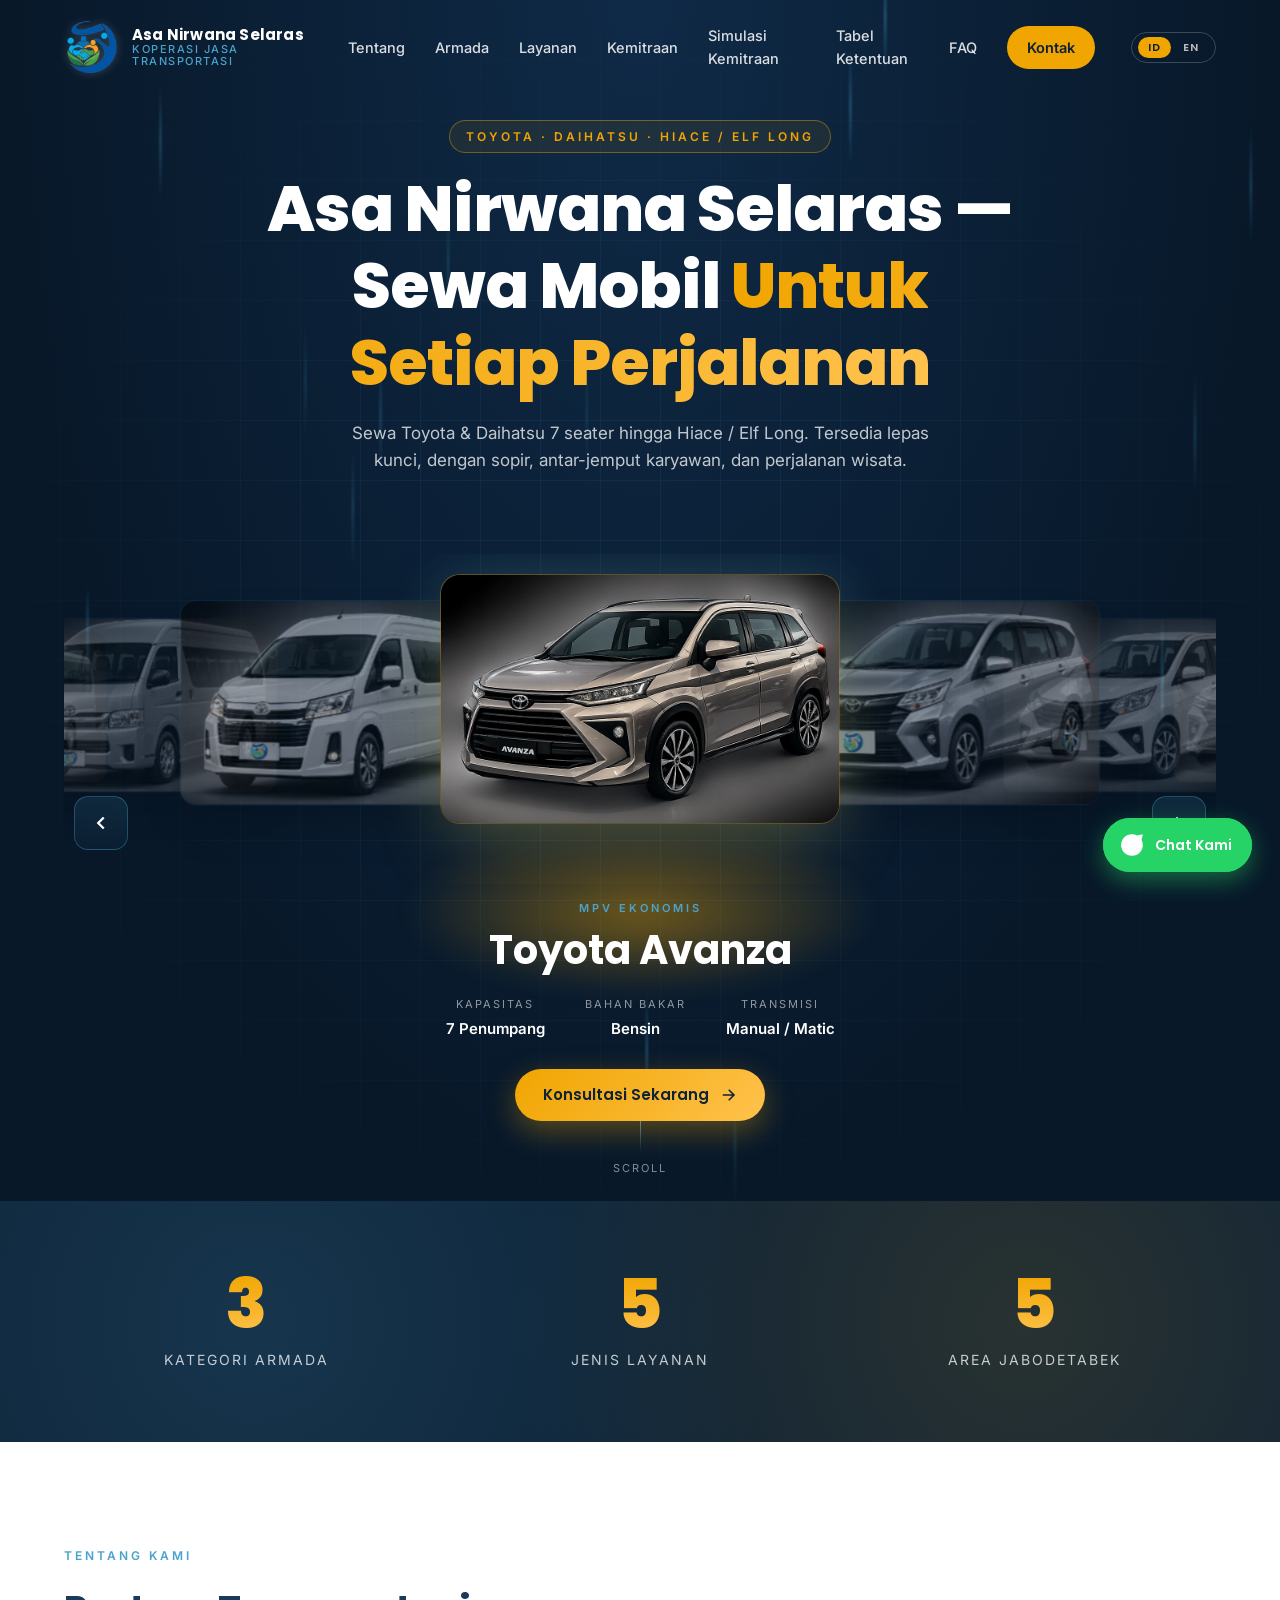
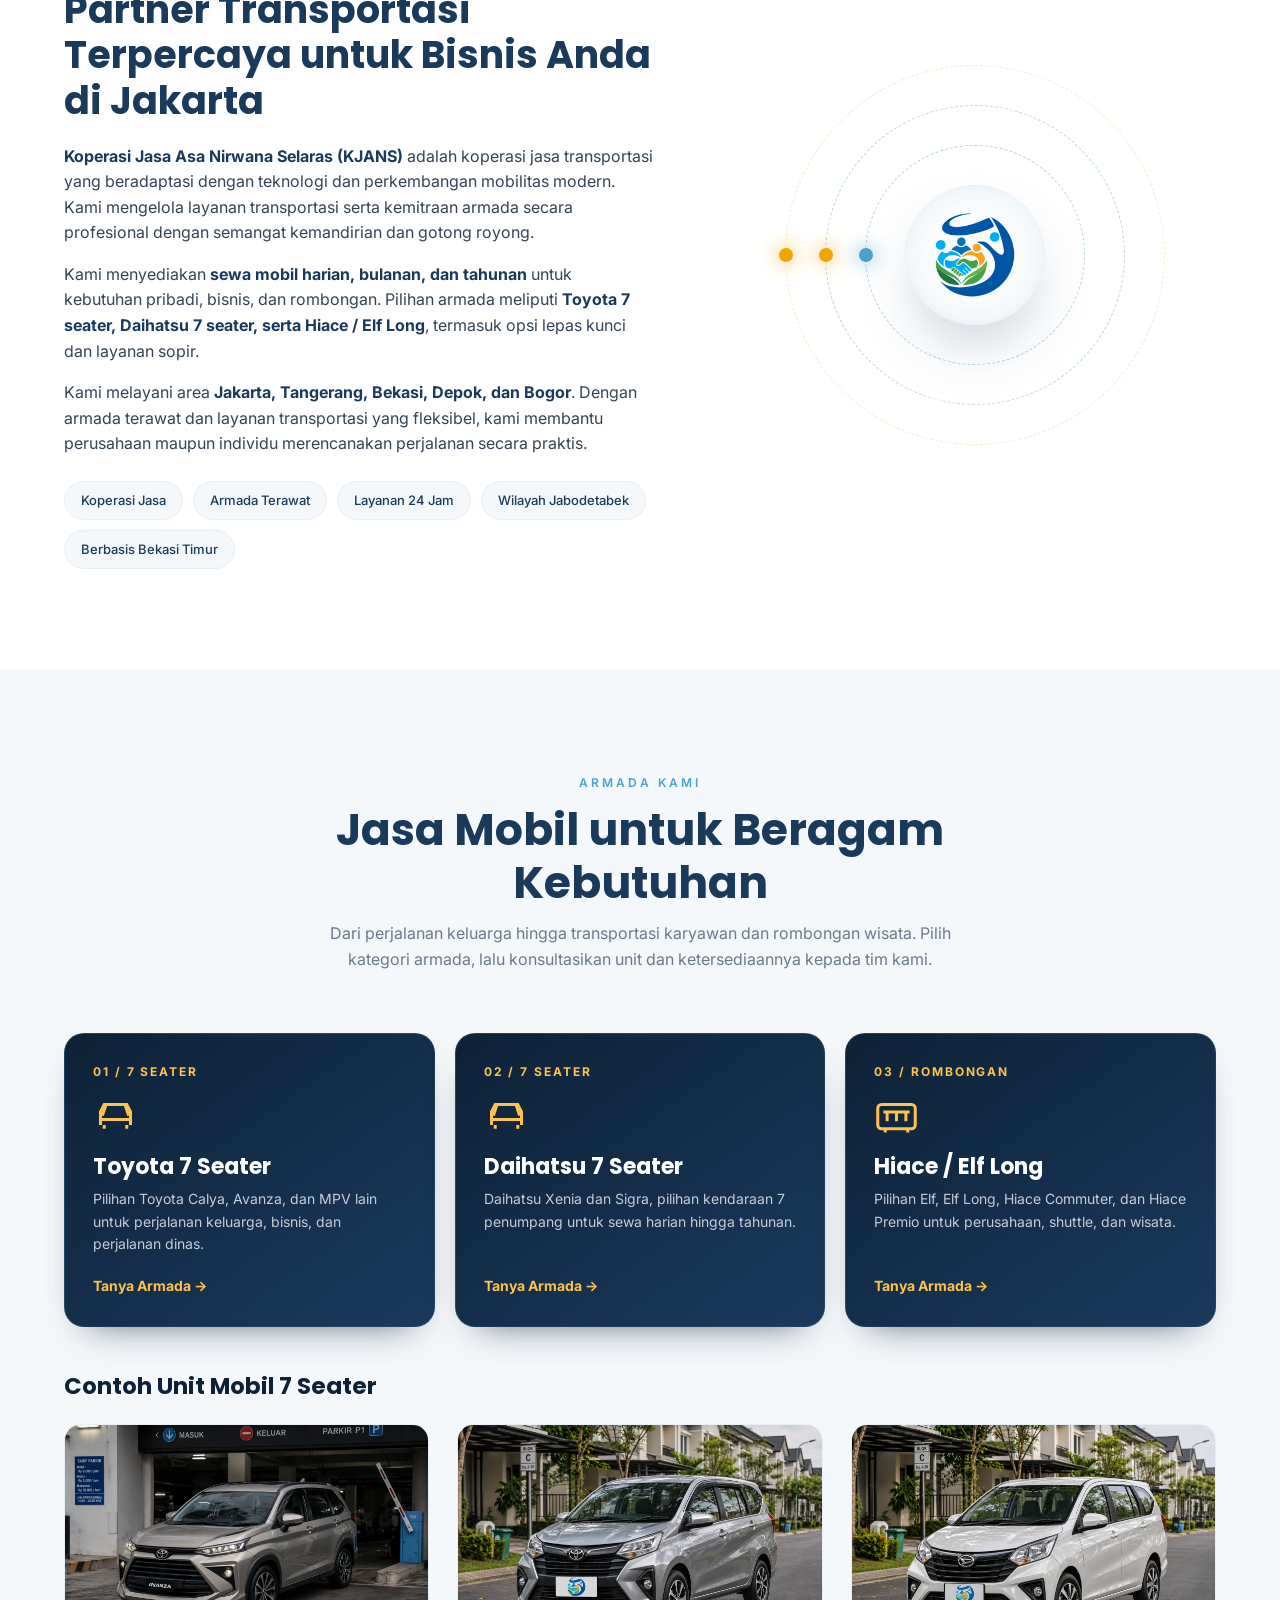
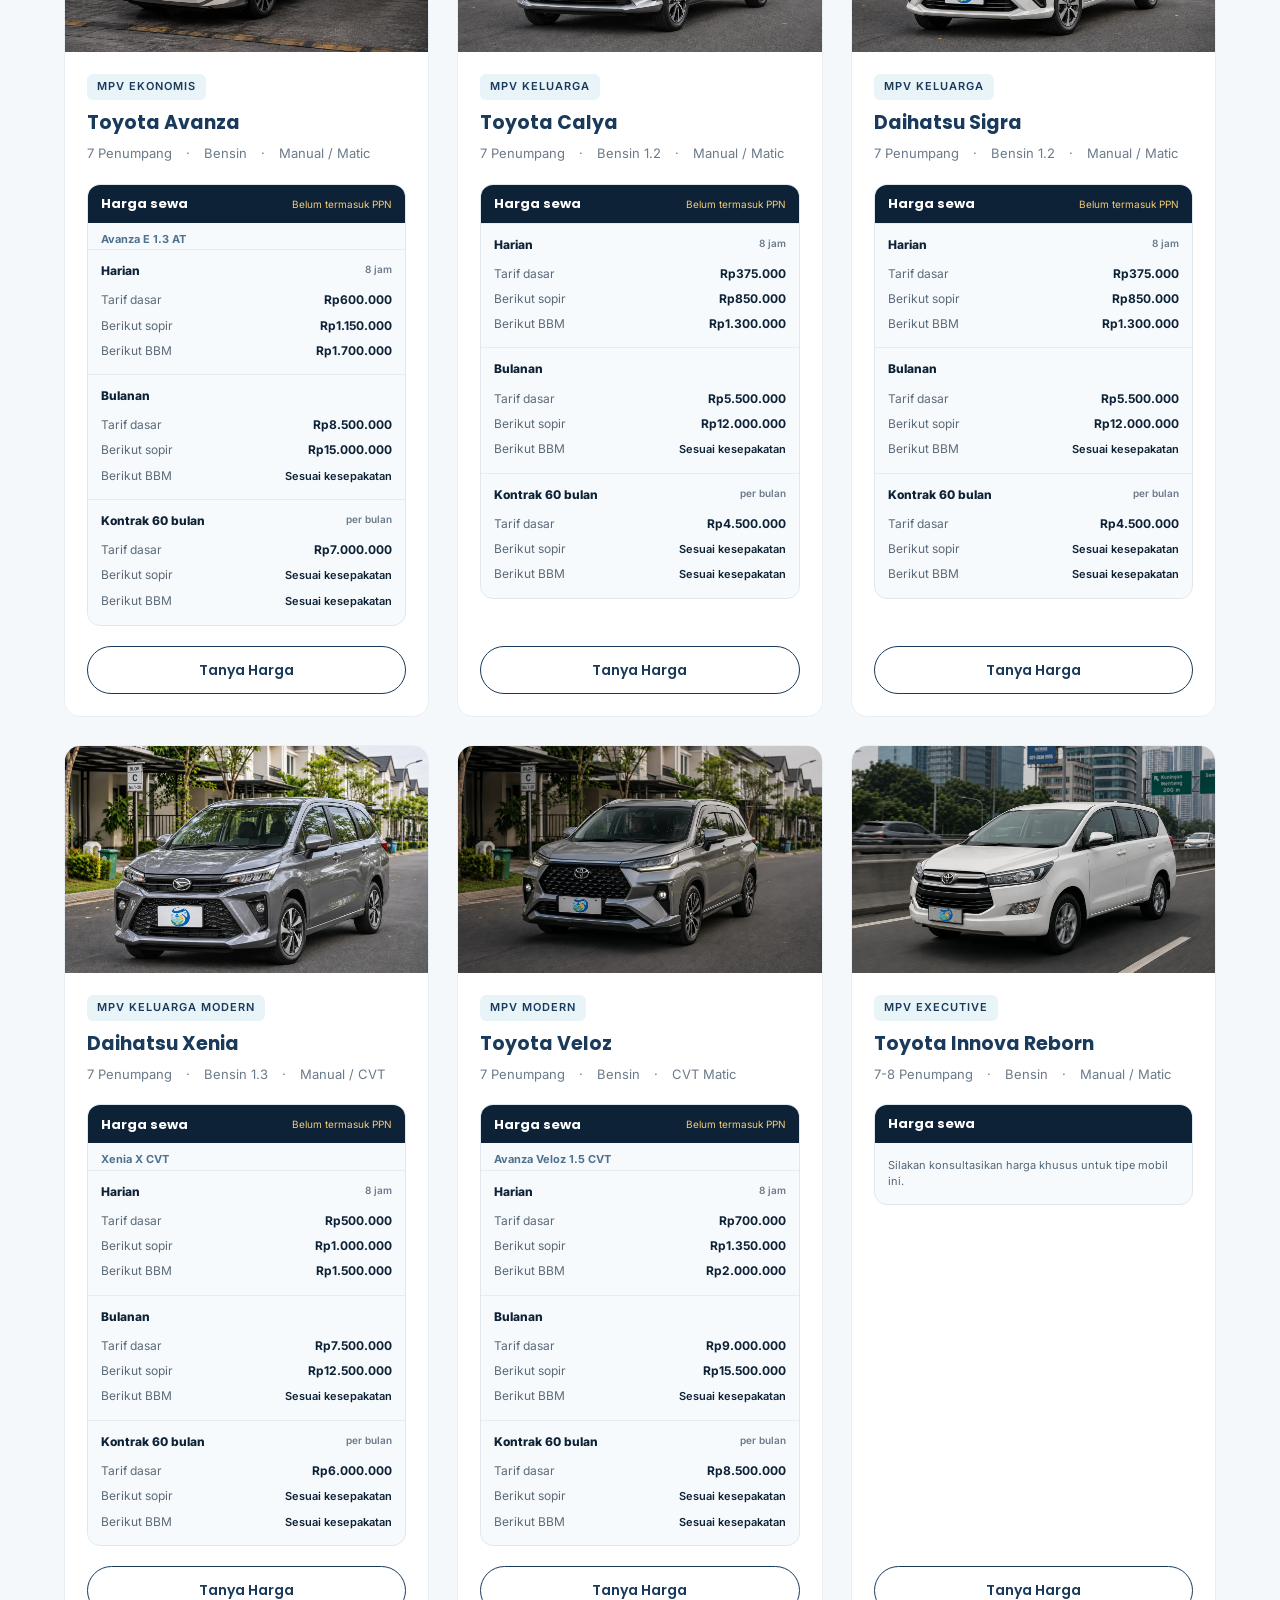
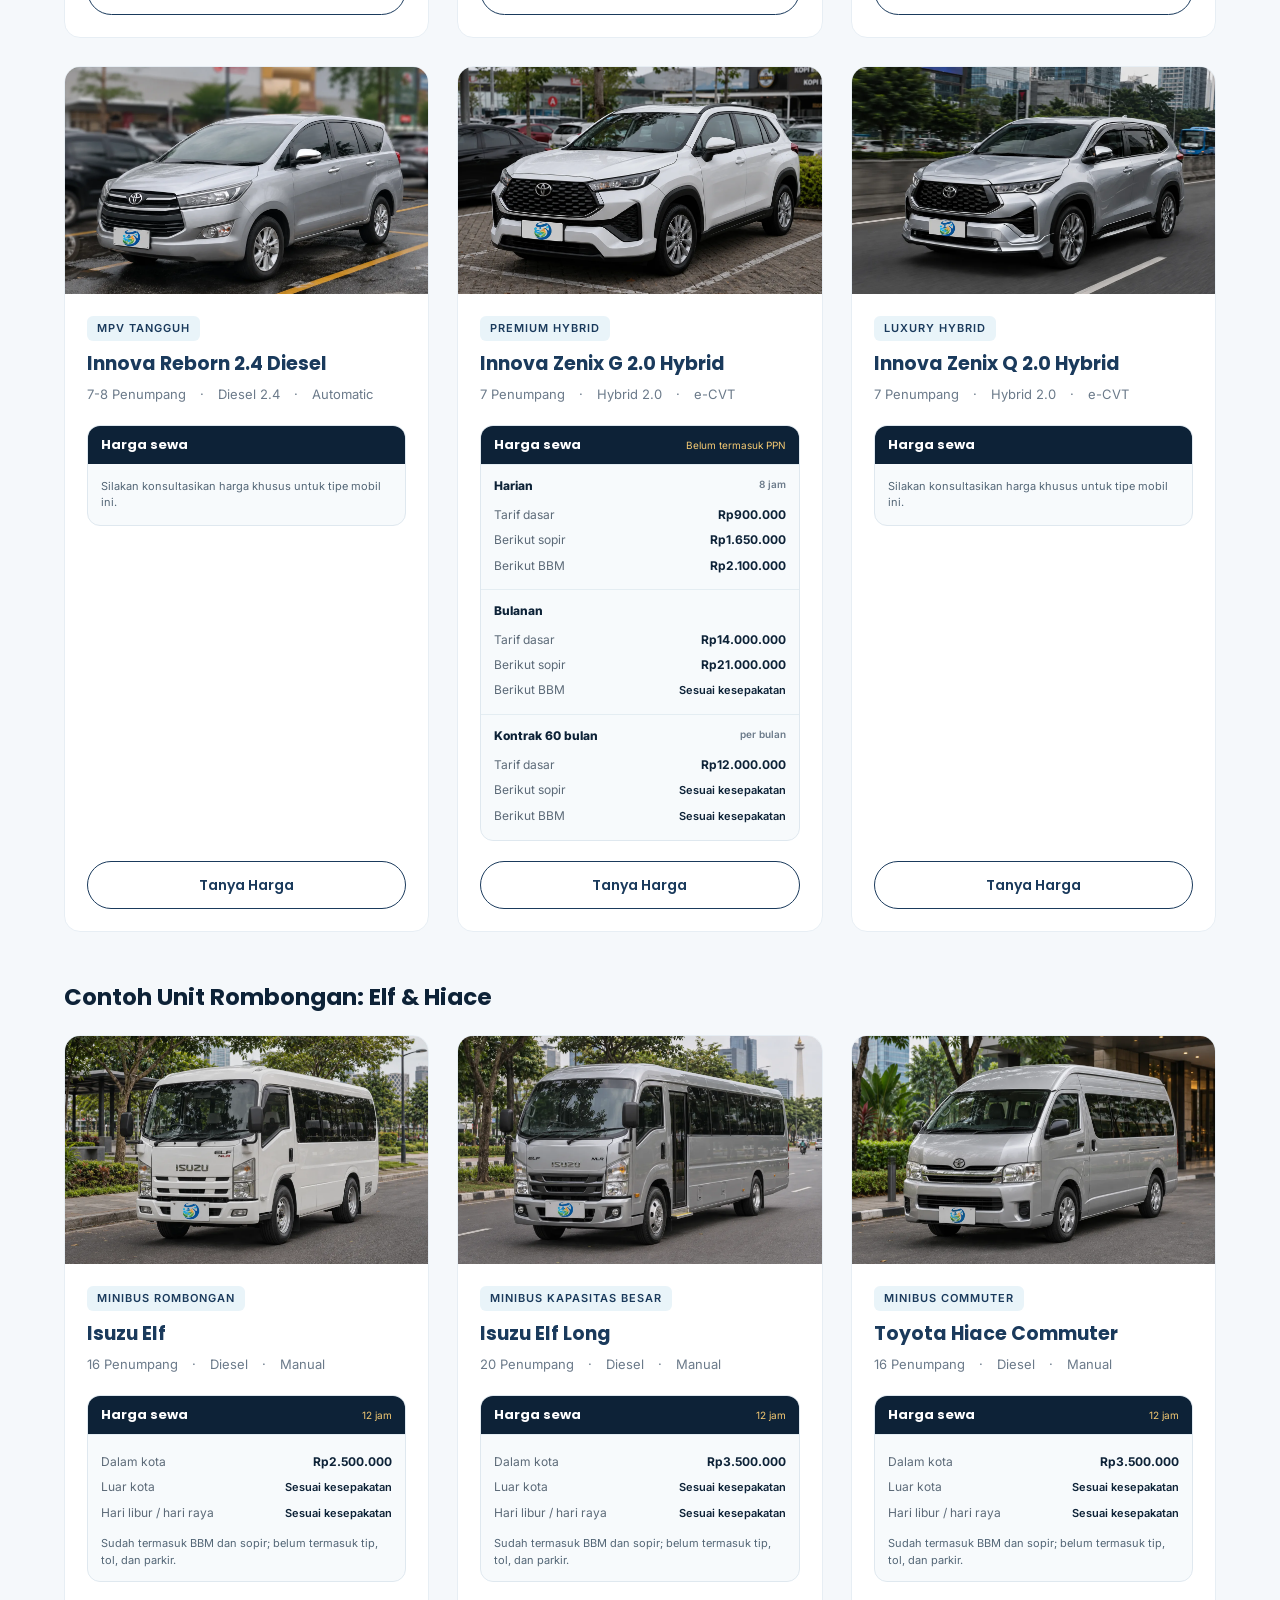
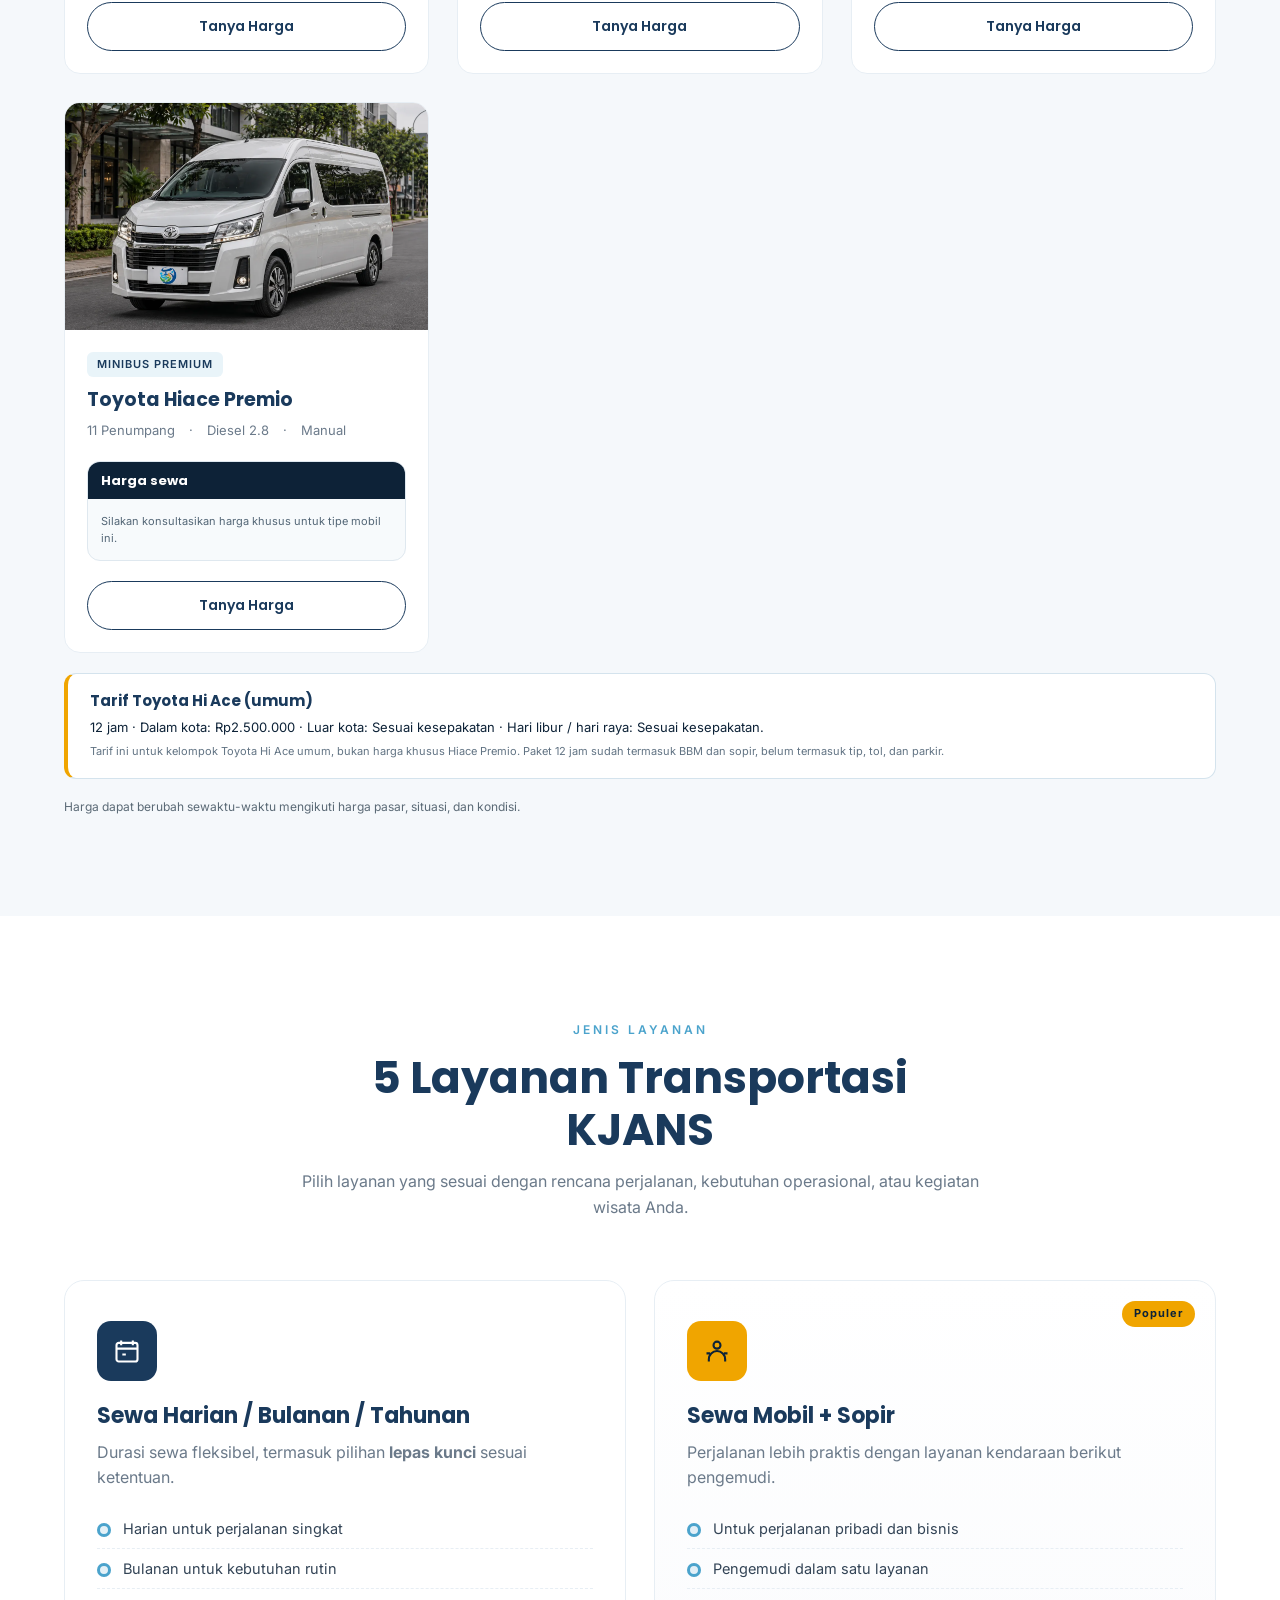
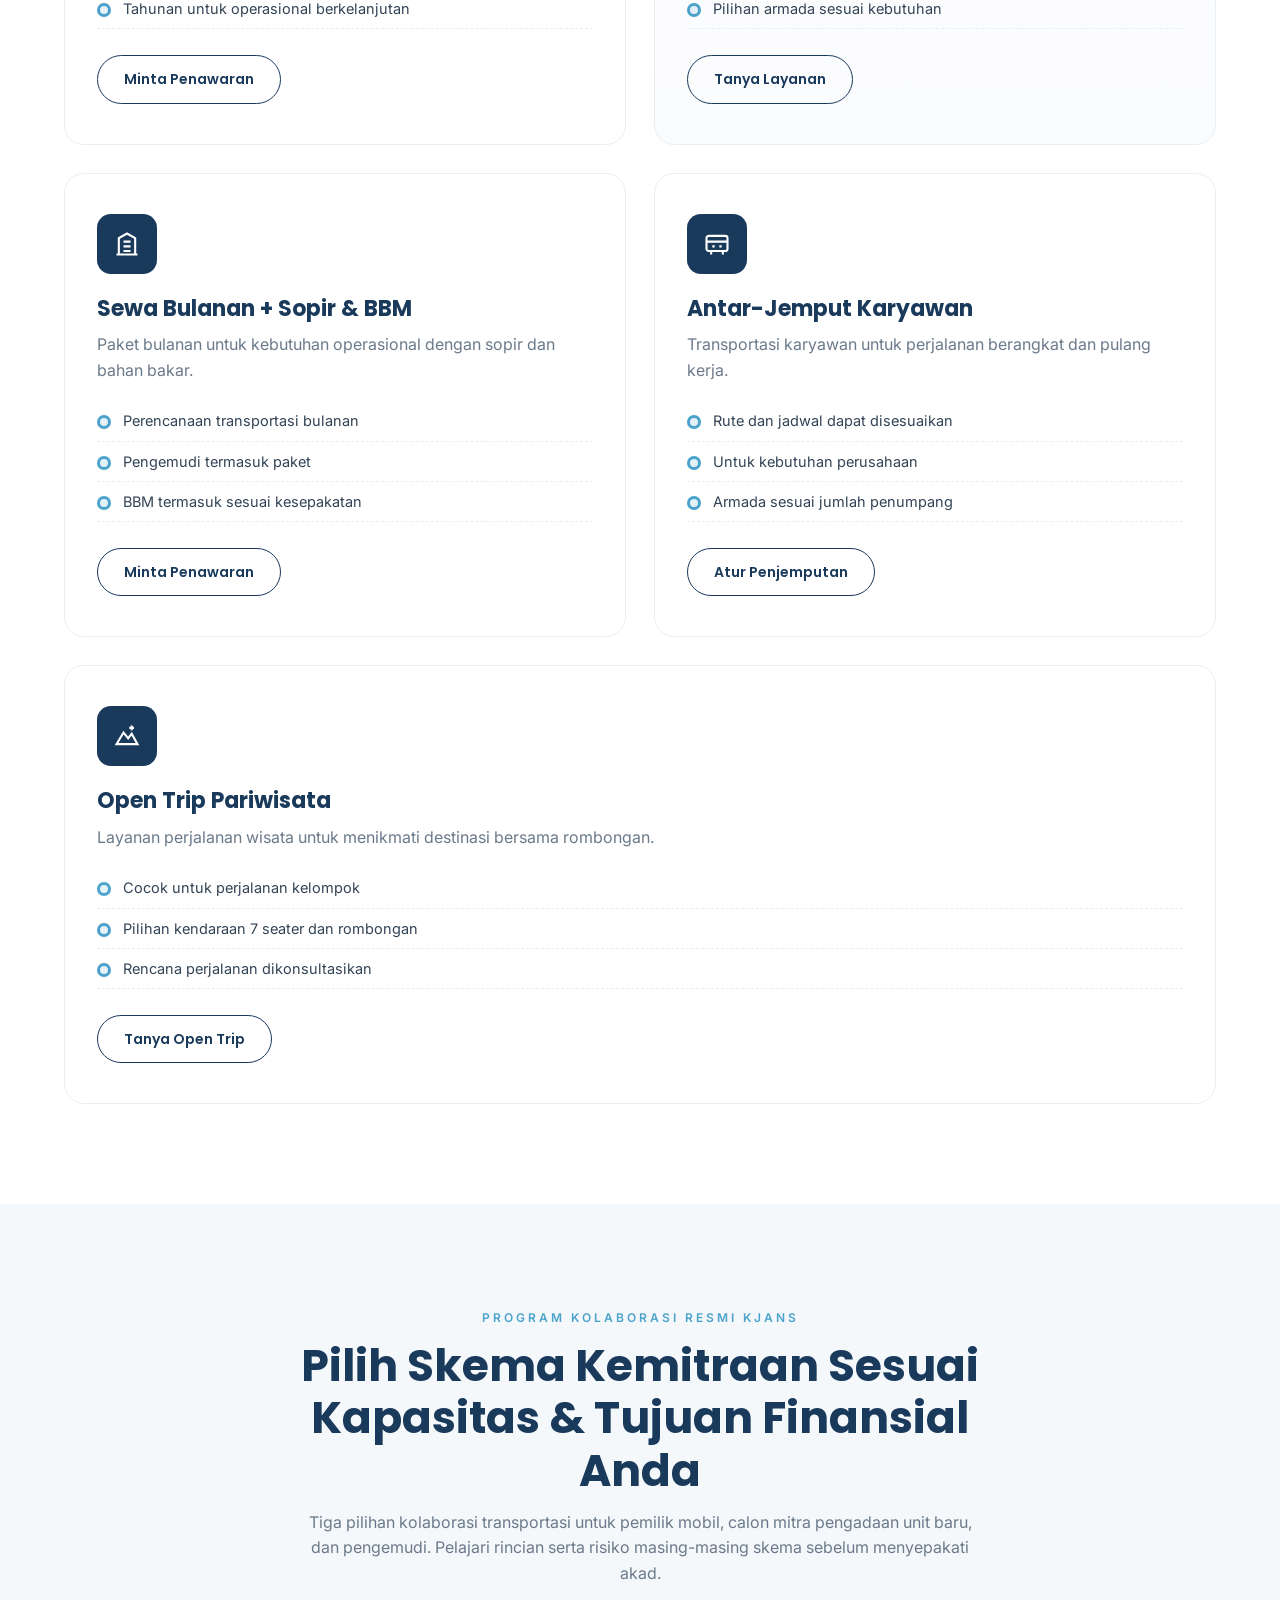
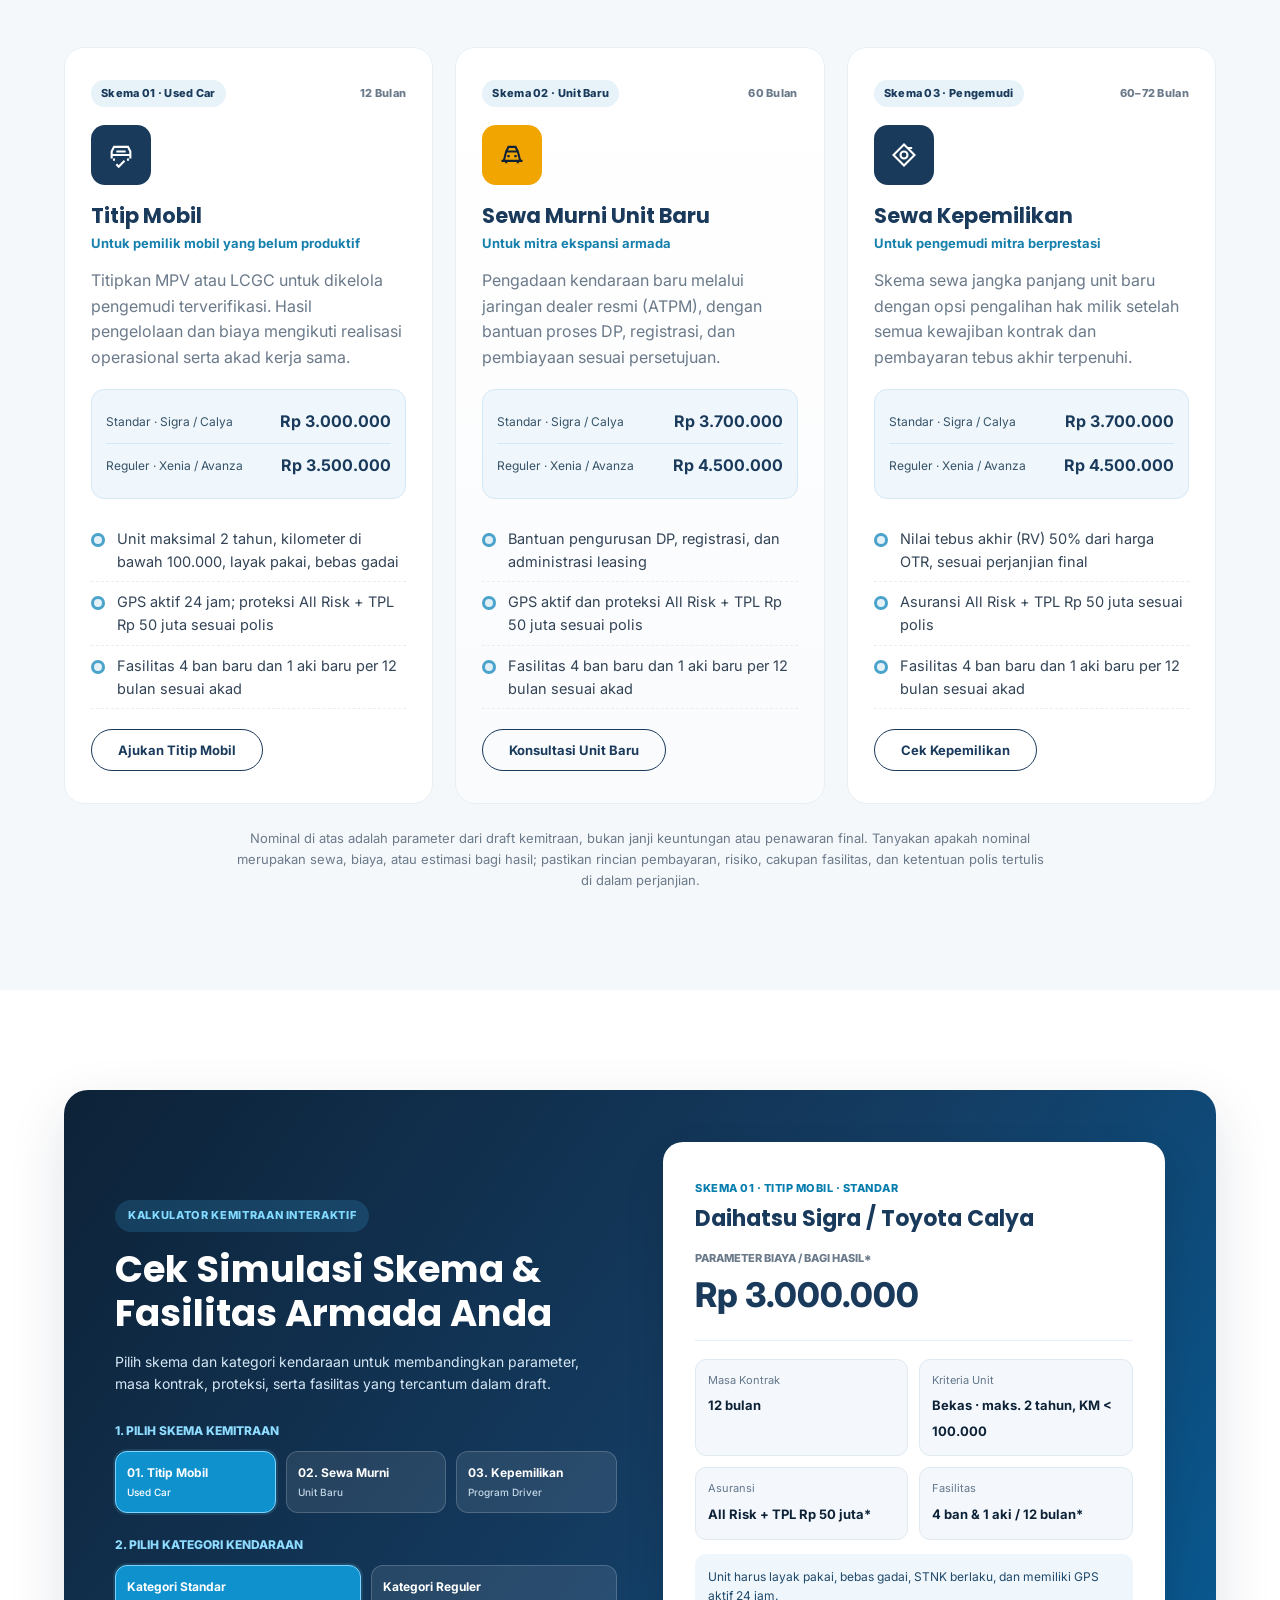
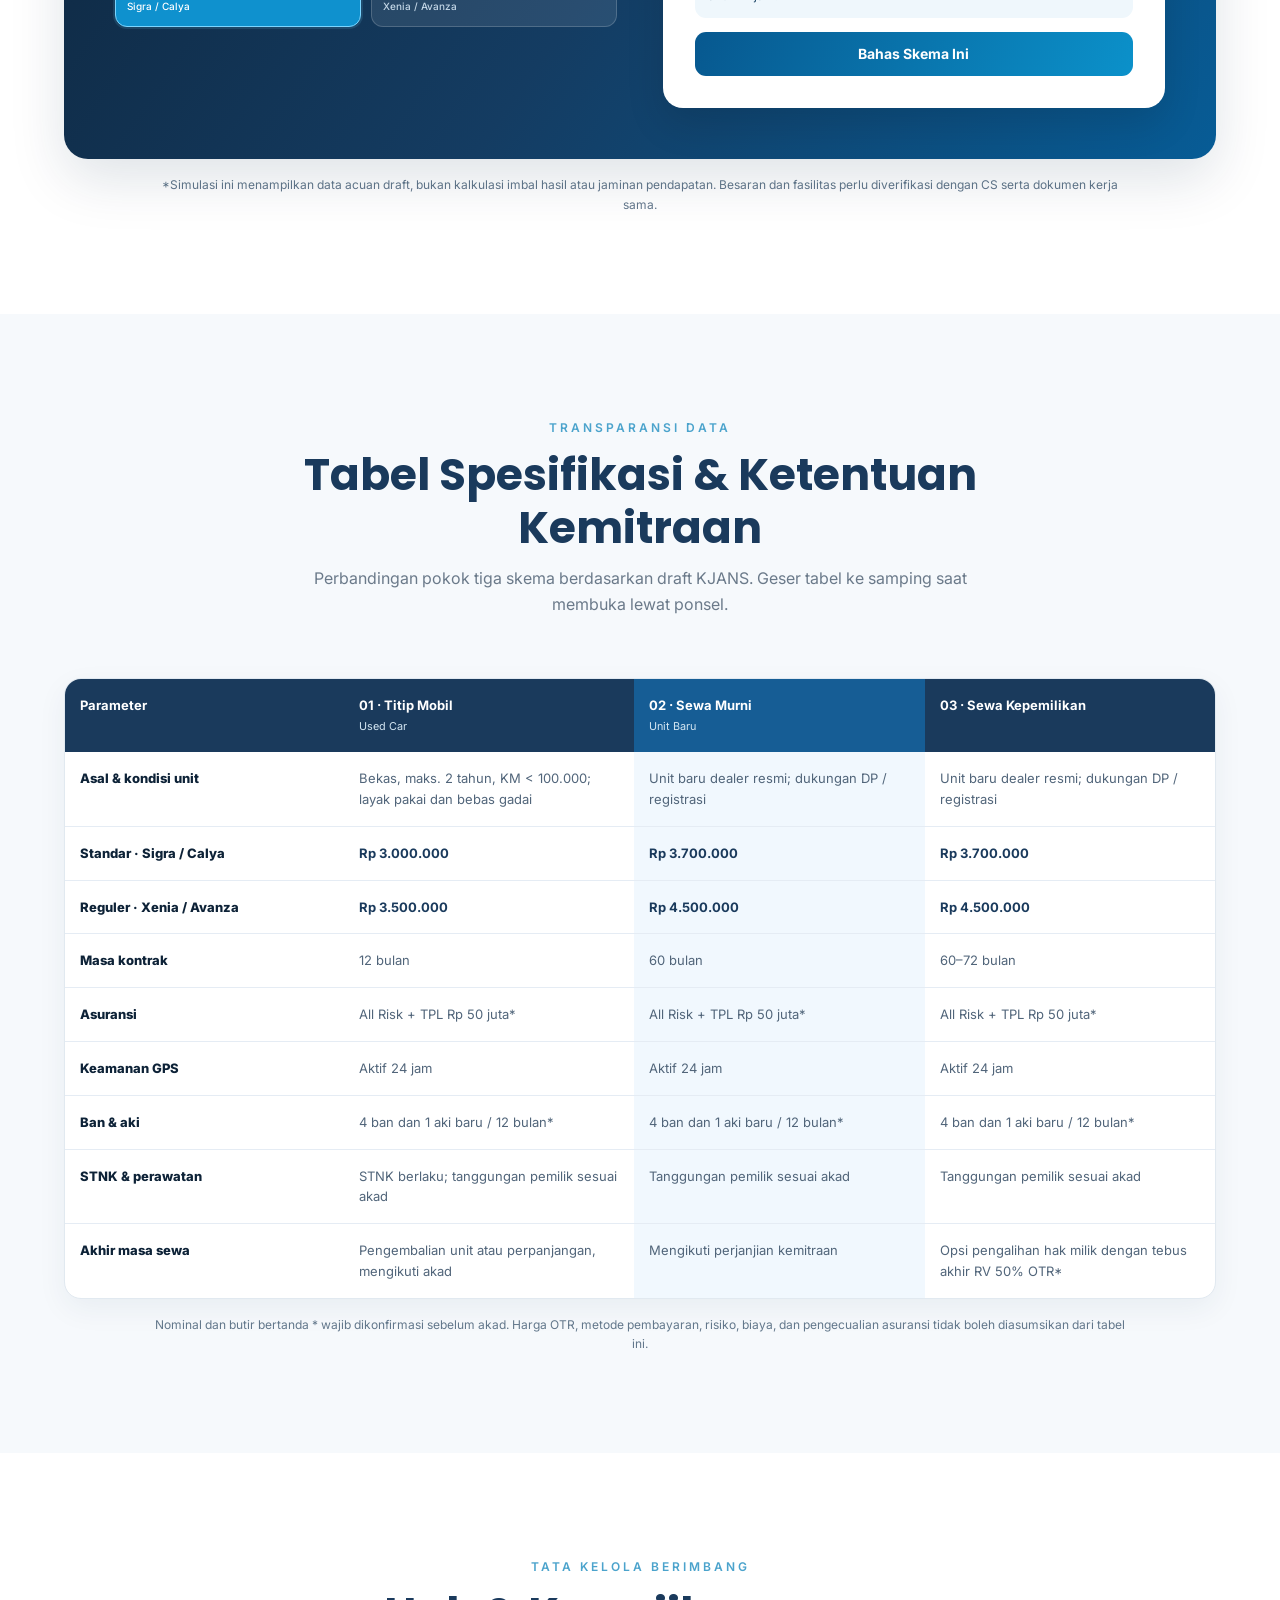
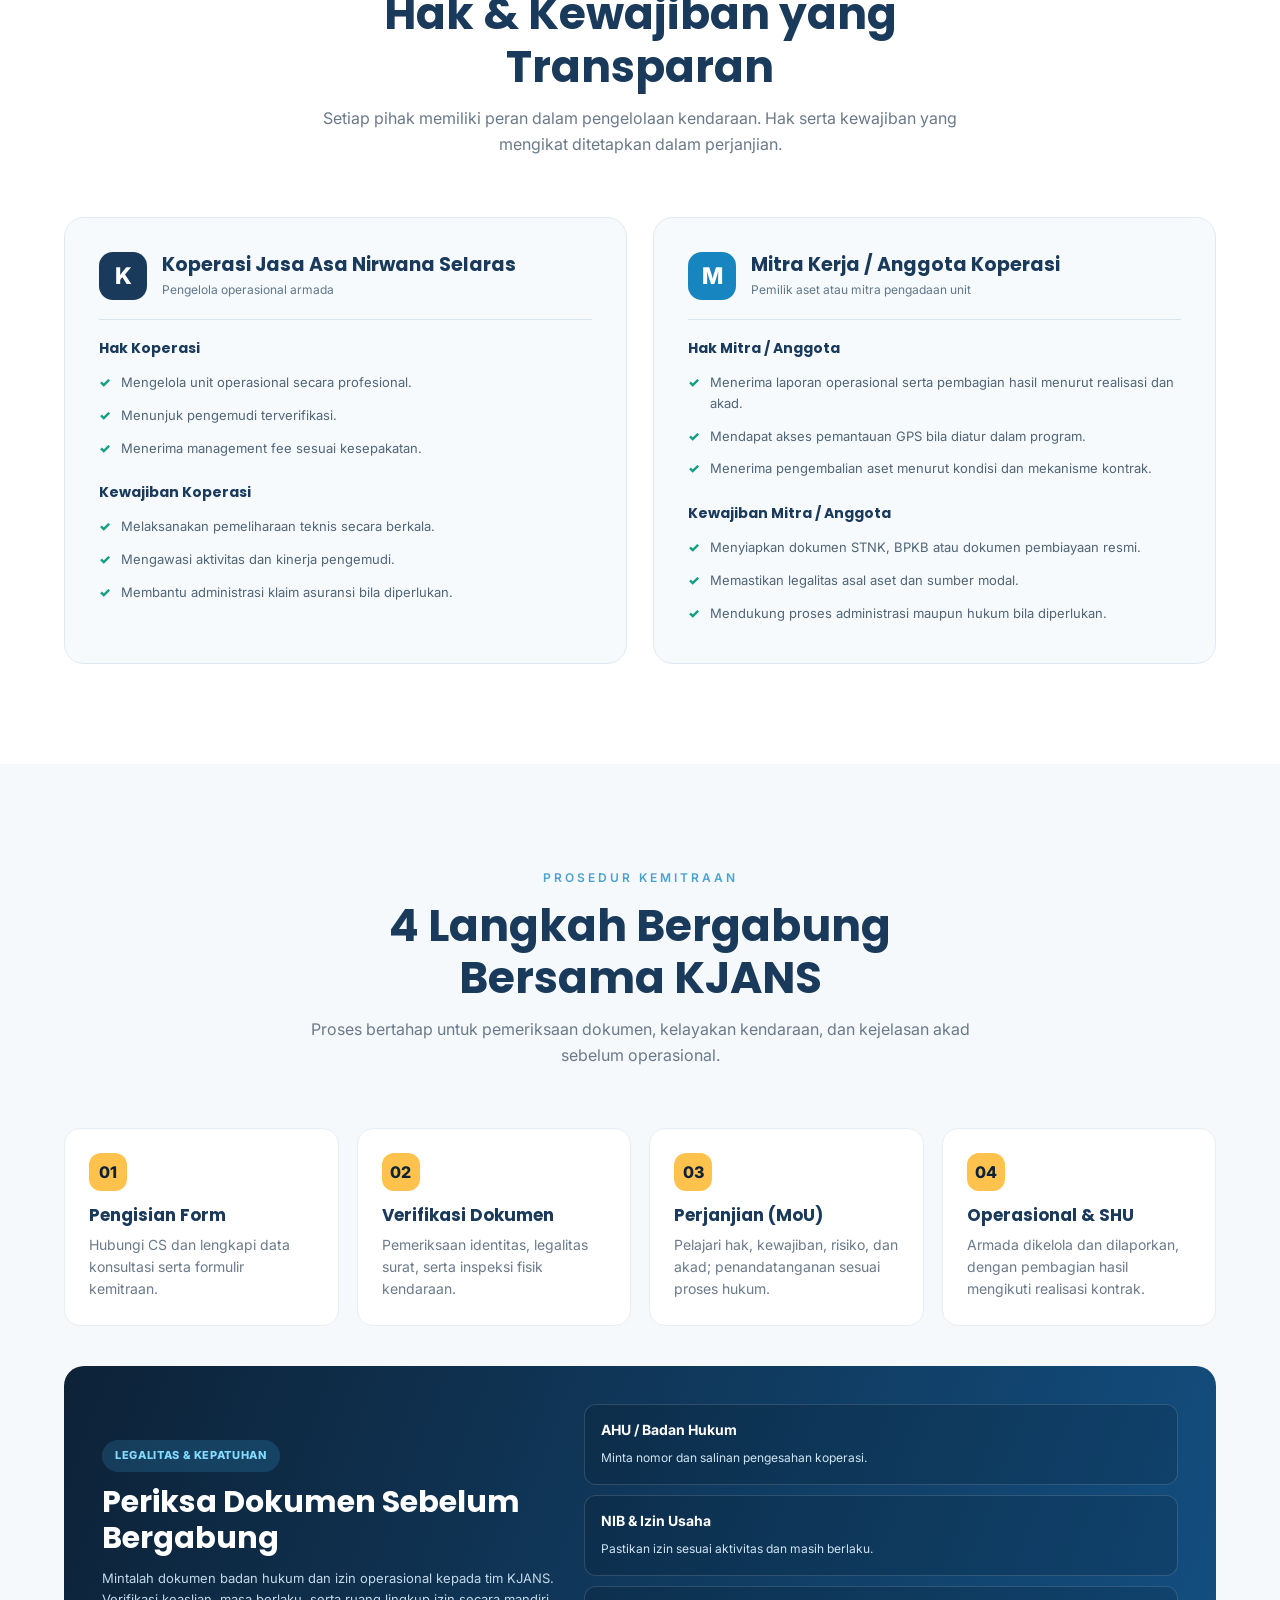
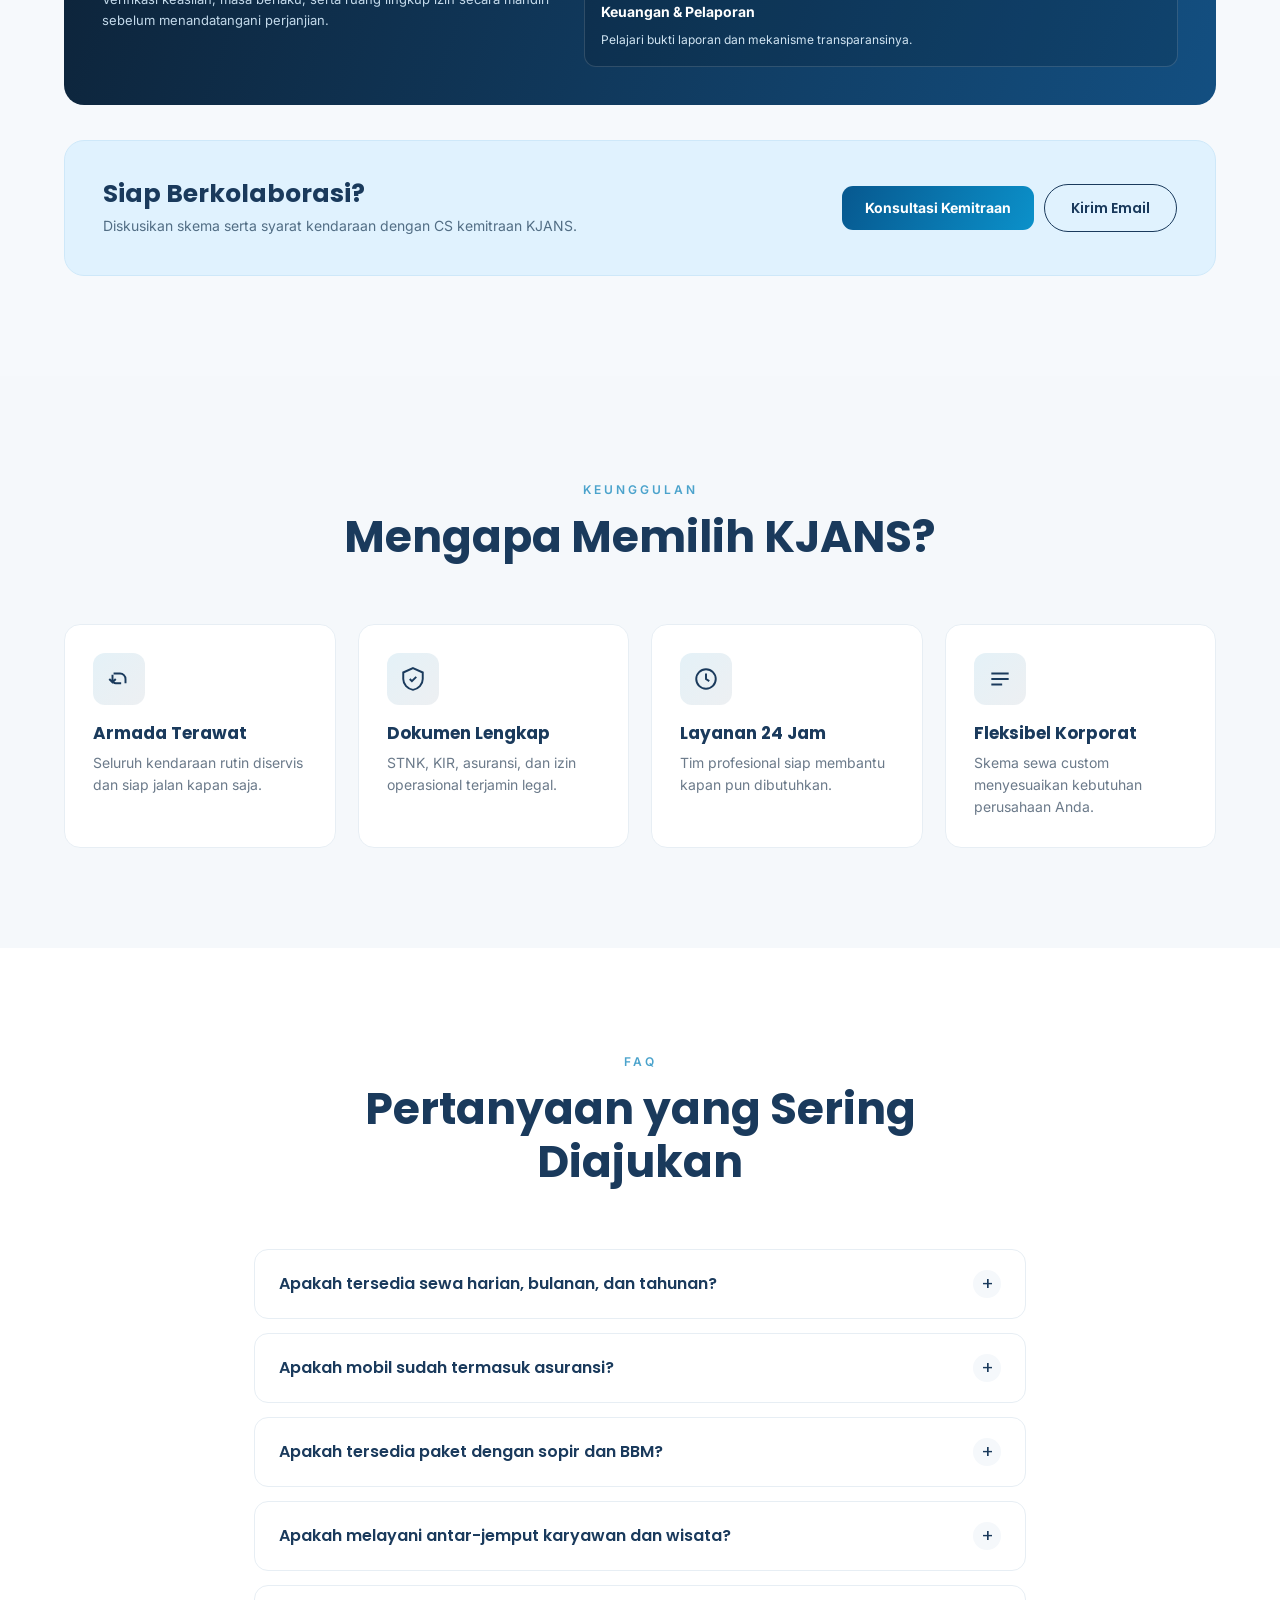
<file: index.html>
<!doctype html>
<html lang="id">
<head>
  <meta charset="UTF-8" />
  <meta name="viewport" content="width=device-width, initial-scale=1.0" />
  <meta name="theme-color" content="#0D2237" />
  <meta name="robots" content="index, follow, max-image-preview:large, max-snippet:-1" />
  <meta name="googlebot" content="index, follow" />
  <meta name="author" content="Koperasi Jasa Asa Nirwana Selaras" />
  <meta name="keywords" content="sewa mobil Jakarta, rental mobil Jakarta, Toyota 7 seater, Daihatsu 7 seater, sewa Hiace, sewa Elf Long, rental mobil harian, sewa mobil bulanan, rental mobil tahunan, sewa lepas kunci, sewa mobil dengan sopir, sewa mobil sopir BBM, antar jemput karyawan, open trip pariwisata, rental mobil korporat, Koperasi Jasa Asa Nirwana Selaras" />
  <meta name="description" content="Koperasi Jasa Asa Nirwana Selaras (KJANS): rental mobil Toyota, Daihatsu, Hiace / Elf Long di Jabodetabek serta program kemitraan Titip Mobil, Sewa Murni dan Sewa Kepemilikan." />
  <meta name="geo.region" content="ID-JB" />
  <link rel="canonical" href="https://asanirwanaselaras.com/" />
  <link rel="alternate" hreflang="id" href="https://asanirwanaselaras.com/" />
  <link rel="alternate" hreflang="en" href="https://asanirwanaselaras.com/en/" />
  <link rel="alternate" hreflang="x-default" href="https://asanirwanaselaras.com/" />
  <title>Asa Nirwana Selaras | Sewa Mobil Toyota, Daihatsu, Hiace &amp; Elf</title>

  <meta property="og:title" content="Asa Nirwana Selaras | Sewa Mobil Toyota, Daihatsu, Hiace &amp; Elf" />
  <meta property="og:description" content="Sewa mobil 7 seater dan kendaraan rombongan. Pilihan harian, bulanan, tahunan, lepas kunci, dengan sopir, paket BBM, shuttle karyawan, hingga open trip pariwisata." />
  <meta property="og:image" content="https://asanirwanaselaras.com/images/og-asa-nirwana-selaras-share-20261109.jpg" />
  <meta property="og:image:secure_url" content="https://asanirwanaselaras.com/images/og-asa-nirwana-selaras-share-20261109.jpg" />
  <meta property="og:image:url" content="https://asanirwanaselaras.com/images/og-asa-nirwana-selaras-share-20261109.jpg" />
  <meta property="og:image:type" content="image/jpeg" />
  <meta property="og:image:width" content="1200" />
  <meta property="og:image:height" content="630" />
  <meta property="og:image:alt" content="Sewa Mobil Korporat Jakarta - Koperasi Jasa Asa Nirwana Selaras" />
  <meta property="og:url" content="https://asanirwanaselaras.com/" />
  <meta property="og:type" content="website" />
  <meta property="og:locale" content="id_ID" />
  <meta property="og:locale:alternate" content="en_US" />
  <meta property="og:site_name" content="Asa Nirwana Selaras" />

  <meta name="twitter:card" content="summary_large_image" />
  <meta name="twitter:title" content="Asa Nirwana Selaras | Sewa Mobil Toyota, Daihatsu, Hiace &amp; Elf" />
  <meta name="twitter:description" content="Jasa rental mobil harian, bulanan, tahunan, lepas kunci, sopir &amp; BBM, antar-jemput karyawan, dan open trip pariwisata." />
  <meta name="twitter:image" content="https://asanirwanaselaras.com/images/og-asa-nirwana-selaras-share-20261109.jpg" />
  <meta name="twitter:image:alt" content="Sewa Mobil Korporat Jakarta - Koperasi Jasa Asa Nirwana Selaras" />

  <link rel="icon" type="image/x-icon" href="/favicon.ico?v=2" />
  <link rel="icon" type="image/png" sizes="64x64" href="/images/karansa-favicon.png?v=2" />
  <link rel="apple-touch-icon" sizes="180x180" href="/images/karansa-touch-icon.png?v=2" />
  <link rel="preconnect" href="https://fonts.googleapis.com" />
  <link rel="preconnect" href="https://fonts.gstatic.com" crossorigin />
  <link rel="stylesheet" href="https://fonts.googleapis.com/css2?family=Poppins:wght@500;600;700;800&family=Inter:wght@400;500;600&display=swap" />
  <link rel="stylesheet" href="/vendor/swiper-bundle.min.css" />
  <link rel="stylesheet" href="/vendor/aos.css" />

  <script type="application/ld+json">
  {
    "@context": "https://schema.org",
    "@graph": [
      {
        "@type": ["AutomotiveBusiness", "LocalBusiness"],
        "@id": "https://asanirwanaselaras.com/#organization",
        "name": "Koperasi Jasa Asa Nirwana Selaras",
        "alternateName": "KJANS",
        "description": "Penyedia jasa sewa Toyota dan Daihatsu 7 seater serta Hiace / Elf Long di Jakarta. Layanan harian, bulanan, tahunan, lepas kunci, sopir, paket BBM, antar-jemput karyawan, dan open trip pariwisata.",
        "url": "https://asanirwanaselaras.com/",
        "logo": "https://asanirwanaselaras.com/images/karansa-symbol.webp",
        "image": "https://asanirwanaselaras.com/images/og-asa-nirwana-selaras-share-20261109.jpg",
        "telephone": "+62-852-2200-5585",
        "priceRange": "$$",
        "currenciesAccepted": "IDR",
        "paymentAccepted": "Cash, Bank Transfer, QRIS",
        "openingHoursSpecification": {
          "@type": "OpeningHoursSpecification",
          "dayOfWeek": ["Monday","Tuesday","Wednesday","Thursday","Friday","Saturday","Sunday"],
          "opens": "00:00",
          "closes": "23:59"
        },
        "areaServed": [
          { "@type": "City", "name": "Jakarta" },
          { "@type": "City", "name": "Tangerang" },
          { "@type": "City", "name": "Bekasi" },
          { "@type": "City", "name": "Depok" },
          { "@type": "City", "name": "Bogor" }
        ],
        "contactPoint": {
          "@type": "ContactPoint",
          "telephone": "+62-852-2200-5585",
          "contactType": "customer service",
          "areaServed": "ID",
          "availableLanguage": ["Indonesian", "English"]
        }
      },
      {
        "@type": "Organization",
        "@id": "https://asanirwanaselaras.com/#org",
        "name": "Koperasi Jasa Asa Nirwana Selaras",
        "legalName": "Koperasi Jasa Asa Nirwana Selaras",
        "url": "https://asanirwanaselaras.com/",
        "logo": "https://asanirwanaselaras.com/images/karansa-symbol.webp",
        "email": "asanirwanaselaras@gmail.com",
        "address": { "@type": "PostalAddress", "addressLocality": "Bekasi Timur", "addressRegion": "Jawa Barat", "addressCountry": "ID" },
        "contactPoint": {
          "@type": "ContactPoint",
          "telephone": "+62-852-2200-5585",
          "contactType": "sales",
          "areaServed": "ID"
        },
        "department": { "@type": "Organization", "name": "Kemitraan KJANS", "email": "asanirwanaselaras@gmail.com", "telephone": "+62-857-2037-6045" }
      },
      {
        "@type": "WebSite",
        "@id": "https://asanirwanaselaras.com/#website",
        "url": "https://asanirwanaselaras.com/",
        "name": "Asa Nirwana Selaras",
        "inLanguage": "id-ID",
        "publisher": { "@id": "https://asanirwanaselaras.com/#organization" }
      },
      {
        "@type": "Service",
        "serviceType": "Sewa Mobil Lepas Kunci",
        "provider": { "@id": "https://asanirwanaselaras.com/#organization" },
        "areaServed": { "@type": "City", "name": "Jakarta" },
        "description": "Sewa mobil harian, bulanan, atau tahunan dengan pilihan lepas kunci sesuai ketentuan.",
        "name": "Sewa Harian, Bulanan, dan Tahunan"
      },
      {
        "@type": "Service",
        "serviceType": "Sewa Mobil dengan Sopir",
        "provider": { "@id": "https://asanirwanaselaras.com/#organization" },
        "areaServed": { "@type": "City", "name": "Jakarta" },
        "description": "Penyewaan mobil dengan pengemudi untuk perjalanan pribadi maupun bisnis.",
        "name": "Sewa Mobil Berikut Sopir"
      },
      {
        "@type": "Service",
        "serviceType": "Sewa Mobil Bulanan dengan Sopir dan BBM",
        "provider": { "@id": "https://asanirwanaselaras.com/#organization" },
        "areaServed": { "@type": "City", "name": "Jakarta" },
        "description": "Paket rental mobil bulanan termasuk sopir dan bahan bakar sesuai kesepakatan.",
        "name": "Paket Bulanan Sopir dan BBM"
      },
      {
        "@type": "Service",
        "serviceType": "Antar Jemput Karyawan",
        "provider": { "@id": "https://asanirwanaselaras.com/#organization" },
        "areaServed": { "@type": "City", "name": "Jakarta" },
        "description": "Transportasi shuttle karyawan dengan rute dan jadwal yang dapat disesuaikan.",
        "name": "Antar-Jemput Karyawan"
      },
      {
        "@type": "Service",
        "serviceType": "Open Trip Pariwisata",
        "provider": { "@id": "https://asanirwanaselaras.com/#organization" },
        "areaServed": { "@type": "City", "name": "Jakarta" },
        "description": "Layanan perjalanan wisata bersama rombongan dengan pilihan kendaraan sesuai kebutuhan.",
        "name": "Open Trip Pariwisata"
      },
      {
        "@type": "FAQPage",
        "mainEntity": [
          {
            "@type": "Question",
            "name": "Apakah tersedia sewa harian, bulanan, dan tahunan?",
            "acceptedAnswer": {
              "@type": "Answer",
              "text": "Ya. KJANS menyediakan sewa harian, bulanan, dan tahunan. Pilihan lepas kunci dapat dikonsultasikan sesuai persyaratan dan ketersediaan armada."
            }
          },
          {
            "@type": "Question",
            "name": "Apakah mobil sudah termasuk asuransi?",
            "acceptedAnswer": {
              "@type": "Answer",
              "text": "Ya, seluruh armada telah dilindungi asuransi kendaraan sesuai standar. Detail perlindungan dapat disesuaikan dalam kontrak."
            }
          },
          {
            "@type": "Question",
            "name": "Apakah tersedia paket dengan sopir dan BBM?",
            "acceptedAnswer": {
              "@type": "Answer",
              "text": "Tersedia sewa mobil dengan sopir serta paket bulanan termasuk sopir dan BBM. Detail cakupan layanan disepakati saat konsultasi."
            }
          },
          {
            "@type": "Question",
            "name": "Apakah melayani antar-jemput karyawan dan wisata?",
            "acceptedAnswer": {
              "@type": "Answer",
              "text": "Ya. Kami melayani antar-jemput karyawan serta open trip pariwisata dengan pilihan Toyota, Daihatsu 7 seater, dan Hiace / Elf Long sesuai kebutuhan."
            }
          },
          {
            "@type": "Question",
            "name": "Bagaimana jika mobil mengalami kendala di jalan?",
            "acceptedAnswer": {
              "@type": "Answer",
              "text": "Tim support 24 jam kami siap membantu. Penggantian unit cadangan tersedia untuk meminimalkan downtime operasional."
            }
          }
        ]
      }
    ]
  }
  </script>
  <style>
    :root {
      --navy: #1A3A5C;
      --navy-dark: #0D2237;
      --navy-deep: #081829;
      --sky: #4BA3CC;
      --gold: #F0A500;
      --gold-soft: #FFC24D;
      --white: #FFFFFF;
      --gray-50: #F5F8FB;
      --gray-100: #E7EEF4;
      --gray-300: #B9C6D3;
      --gray-500: #6B7A8A;
      --gray-700: #334456;
      --radius: 16px;
      --shadow: 0 10px 30px -10px rgba(13, 34, 55, .18);
      --max: 1200px;
    }

    * {
      box-sizing: border-box;
      margin: 0;
      padding: 0
    }

    html {
      scroll-behavior: smooth
    }

    body {
      font-family: 'Inter', system-ui, sans-serif;
      color: var(--gray-700);
      background: var(--white);
      line-height: 1.6;
      -webkit-font-smoothing: antialiased;
      overflow-x: hidden;
    }

    img {
      max-width: 100%;
      display: block
    }

    a {
      color: inherit;
      text-decoration: none
    }

    button {
      font-family: inherit;
      border: none;
      background: none;
      cursor: pointer;
      color: inherit
    }

    h1,
    h2,
    h3,
    h4,
    h5 {
      font-family: 'Poppins', sans-serif;
      color: var(--navy);
      line-height: 1.2;
      font-weight: 700
    }

    .container {
      max-width: var(--max);
      margin: 0 auto;
      padding: 0 24px;
      width: 100%
    }

    /* NAV */
    .navbar {
      position: fixed;
      top: 0;
      left: 0;
      right: 0;
      z-index: 100;
      padding: 18px 0;
      transition: all .4s ease;
      background: transparent;
    }

    .navbar.scrolled {
      background: rgba(13, 34, 55, .85);
      backdrop-filter: blur(14px);
      -webkit-backdrop-filter: blur(14px);
      padding: 10px 0;
      box-shadow: 0 4px 20px rgba(0, 0, 0, .15);
    }

    .nav-inner {
      display: flex;
      align-items: center;
      justify-content: space-between;
      gap: 24px
    }

    .brand {
      display: flex;
      align-items: center;
      gap: 12px;
      color: #fff
    }

    .brand img {
      width: 56px;
      height: 56px;
      object-fit: contain;
      background: transparent;
      border-radius: 0;
      padding: 0;
      filter: drop-shadow(0 0 5px rgba(255, 255, 255, .2))
    }

    .brand-text {
      display: flex;
      flex-direction: column;
      line-height: 1.1
    }

    .brand-name {
      font-family: 'Poppins';
      font-weight: 700;
      color: #fff;
      font-size: 15px;
      letter-spacing: .2px
    }

    .brand-tag {
      font-size: 11px;
      color: var(--sky);
      letter-spacing: 1.5px;
      text-transform: uppercase;
      font-weight: 500
    }

    .nav-links {
      display: flex;
      align-items: center;
      gap: 30px
    }

    .nav-links a {
      color: rgba(255, 255, 255, .85);
      font-weight: 500;
      font-size: 14.5px;
      position: relative;
      padding: 6px 0;
      transition: color .25s
    }

    .nav-links a:hover {
      color: var(--gold)
    }

    .nav-links a::after {
      content: '';
      position: absolute;
      left: 0;
      bottom: 0;
      height: 2px;
      width: 0;
      background: var(--gold);
      transition: width .3s
    }

    .nav-links a:hover::after {
      width: 100%
    }

    .nav-links .nav-cta {
      background: var(--gold);
      color: var(--navy-dark);
      padding: 10px 20px;
      border-radius: 999px;
      font-weight: 600
    }

    .nav-links .nav-cta:hover {
      background: var(--gold-soft);
      color: var(--navy-dark)
    }

    .nav-links .nav-cta::after {
      display: none
    }

    .hamburger {
      display: none;
      flex-direction: column;
      gap: 5px;
      padding: 8px
    }

    .hamburger span {
      width: 24px;
      height: 2px;
      background: #fff;
      border-radius: 2px;
      transition: .3s
    }

    .hamburger.open span:nth-child(1) {
      transform: translateY(7px) rotate(45deg)
    }

    .hamburger.open span:nth-child(2) {
      opacity: 0
    }

    .hamburger.open span:nth-child(3) {
      transform: translateY(-7px) rotate(-45deg)
    }

    /* HERO */
    .hero {
      min-height: 100vh;
      background: radial-gradient(ellipse at top, #0F2A47 0%, var(--navy-deep) 70%);
      color: #fff;
      position: relative;
      overflow: hidden;
      padding: 120px 0 80px;
      display: flex;
      align-items: center;
    }

    .hero-grid-bg {
      position: absolute;
      inset: 0;
      background-image:
        linear-gradient(rgba(75, 163, 204, .08) 1px, transparent 1px),
        linear-gradient(90deg, rgba(75, 163, 204, .08) 1px, transparent 1px);
      background-size: 60px 60px;
      mask-image: radial-gradient(ellipse at center, #000 30%, transparent 80%);
      -webkit-mask-image: radial-gradient(ellipse at center, #000 30%, transparent 80%);
    }

    .hero-streaks {
      position: absolute;
      inset: 0;
      pointer-events: none;
      overflow: hidden
    }

    .streak {
      position: absolute;
      width: 2px;
      height: 120px;
      background: linear-gradient(to bottom, transparent, var(--sky), transparent);
      filter: blur(1px);
      opacity: .5;
    }

    .hero-content {
      position: relative;
      z-index: 2;
      width: 100%
    }

    .hero-heading {
      text-align: center;
      max-width: 780px;
      margin: 0 auto 50px
    }

    .eyebrow {
      display: inline-block;
      font-size: 12px;
      letter-spacing: 3px;
      color: var(--gold);
      font-weight: 600;
      margin-bottom: 18px;
      padding: 6px 16px;
      border: 1px solid rgba(240, 165, 0, .4);
      border-radius: 999px;
      background: rgba(240, 165, 0, .08)
    }

    .hero h1 {
      color: #fff;
      font-size: clamp(36px, 6vw, 64px);
      font-weight: 800;
      letter-spacing: -1px;
      margin-bottom: 18px
    }

    .hero h1 .gold {
      background: linear-gradient(90deg, var(--gold), var(--gold-soft));
      -webkit-background-clip: text;
      background-clip: text;
      color: transparent;
    }

    .hero-sub {
      color: rgba(255, 255, 255, .75);
      font-size: 17px;
      max-width: 580px;
      margin: 0 auto
    }

    .car-selector {
      position: relative;
      padding: 30px 0 0
    }

    .car-glow {
      position: absolute;
      bottom: 20%;
      left: 50%;
      transform: translateX(-50%);
      width: 520px;
      height: 180px;
      pointer-events: none;
      z-index: 1;
      background: radial-gradient(ellipse, rgba(240, 165, 0, .55) 0%, rgba(240, 165, 0, 0) 65%);
      filter: blur(14px);
    }

    .carSwiper {
      max-width: 100%;
      padding: 20px 0 60px;
      position: relative;
      z-index: 2
    }

    .carSwiper .swiper-slide {
      width: 400px;
      display: flex;
      align-items: center;
      justify-content: center;
      transition: all .5s ease;
      opacity: .35;
      transform: scale(.78);
    }

    .carSwiper .swiper-slide-active {
      opacity: 1;
      transform: scale(1)
    }

    .carSwiper .swiper-slide-prev,
    .carSwiper .swiper-slide-next {
      opacity: .55;
      transform: scale(.86)
    }

    .car-card {
      width: 100%;
      aspect-ratio: 16/10;
      border-radius: 20px;
      overflow: hidden;
      position: relative;
      background: linear-gradient(160deg, rgba(75, 163, 204, .12), rgba(13, 34, 55, .4));
      border: 1px solid rgba(75, 163, 204, .18);
      box-shadow: 0 30px 60px -20px rgba(0, 0, 0, .5);
    }

    .car-card img {
      width: 100%;
      height: 100%;
      object-fit: cover;
      object-position: center;
      transition: transform .8s ease
    }

    .swiper-slide-active .car-card {
      border: 1px solid rgba(240, 165, 0, .35);
      box-shadow: 0 30px 80px -15px rgba(240, 165, 0, .3), 0 0 60px rgba(75, 163, 204, .2);
    }

    .swiper-slide-active .car-card img {
      transform: scale(1.03)
    }

    .game-btn {
      position: absolute;
      top: 50%;
      z-index: 5;
      transform: translateY(-50%);
      width: 54px;
      height: 54px;
      border-radius: 14px;
      background: linear-gradient(180deg, rgba(75, 163, 204, .15), rgba(13, 34, 55, .6));
      border: 1px solid rgba(75, 163, 204, .35);
      color: #fff;
      display: flex;
      align-items: center;
      justify-content: center;
      backdrop-filter: blur(8px);
      transition: all .25s;
    }

    .game-btn:hover {
      background: var(--gold);
      color: var(--navy-dark);
      border-color: var(--gold);
      transform: translateY(-50%) scale(1.08);
      box-shadow: 0 10px 30px rgba(240, 165, 0, .4);
    }

    .game-btn svg {
      width: 22px;
      height: 22px
    }

    .game-prev {
      left: 10px
    }

    .game-next {
      right: 10px
    }

    .car-info {
      text-align: center;
      max-width: 640px;
      margin: 10px auto 0;
      position: relative;
      z-index: 3
    }

    .car-class {
      display: inline-block;
      font-size: 11px;
      letter-spacing: 3px;
      color: var(--sky);
      font-weight: 600;
      margin-bottom: 8px;
      text-transform: uppercase
    }

    .car-name {
      color: #fff;
      font-size: clamp(26px, 4vw, 40px);
      font-weight: 700;
      margin-bottom: 22px
    }

    .car-specs {
      display: flex;
      justify-content: center;
      gap: 40px;
      margin-bottom: 28px;
      flex-wrap: wrap
    }

    .spec {
      display: flex;
      flex-direction: column;
      align-items: center;
      gap: 4px
    }

    .spec span {
      font-size: 11px;
      color: rgba(255, 255, 255, .55);
      letter-spacing: 2px;
      text-transform: uppercase
    }

    .spec strong {
      color: #fff;
      font-size: 15px;
      font-weight: 600
    }

    .btn-primary {
      display: inline-flex;
      align-items: center;
      gap: 10px;
      background: linear-gradient(135deg, var(--gold), var(--gold-soft));
      color: var(--navy-dark);
      padding: 14px 28px;
      border-radius: 999px;
      font-weight: 600;
      font-size: 15px;
      transition: all .3s;
      box-shadow: 0 10px 30px rgba(240, 165, 0, .35);
      font-family: 'Poppins';
    }

    .btn-primary svg {
      width: 18px;
      height: 18px
    }

    .btn-primary:hover {
      transform: translateY(-2px) scale(1.02);
      box-shadow: 0 15px 40px rgba(240, 165, 0, .55)
    }

    .btn-primary.wide {
      width: 100%;
      justify-content: center
    }

    .btn-outline {
      display: inline-block;
      padding: 12px 26px;
      border: 1.5px solid var(--navy);
      color: var(--navy);
      border-radius: 999px;
      font-weight: 600;
      transition: all .3s;
      font-family: 'Poppins';
      font-size: 14px;
    }

    .btn-outline:hover {
      background: var(--navy);
      color: #fff
    }

    .scroll-hint {
      position: absolute;
      bottom: 24px;
      left: 50%;
      transform: translateX(-50%);
      color: rgba(255, 255, 255, .5);
      font-size: 11px;
      letter-spacing: 2px;
      display: flex;
      flex-direction: column;
      align-items: center;
      gap: 8px;
      text-transform: uppercase;
    }

    .scroll-hint span {
      width: 1px;
      height: 40px;
      background: linear-gradient(to bottom, var(--sky), transparent);
      animation: scrollDown 2s infinite;
    }

    @keyframes scrollDown {
      0% {
        opacity: 0;
        transform: scaleY(0);
        transform-origin: top
      }
      50% {
        opacity: 1;
        transform: scaleY(1);
        transform-origin: top
      }
      100% {
        opacity: 0;
        transform: scaleY(0);
        transform-origin: bottom
      }
    }

    /* SECTIONS */
    .section {
      padding: 100px 0;
      position: relative
    }

    .section-head {
      text-align: center;
      max-width: 680px;
      margin: 0 auto 60px
    }

    .section-eyebrow {
      display: inline-block;
      font-size: 12px;
      letter-spacing: 3px;
      color: var(--sky);
      font-weight: 600;
      text-transform: uppercase;
      margin-bottom: 12px
    }

    .section-eyebrow.light {
      color: var(--gold)
    }

    .section-head h2 {
      font-size: clamp(28px, 4vw, 44px);
      margin-bottom: 12px
    }

    .section-head p {
      color: var(--gray-500);
      font-size: 16px
    }

    /* STATS */
    .stats {
      background: var(--navy-dark);
      color: #fff;
      padding: 70px 0;
      position: relative;
      overflow: hidden
    }

    .stats::before {
      content: '';
      position: absolute;
      inset: 0;
      background: radial-gradient(circle at 20% 50%, rgba(75, 163, 204, .15), transparent 50%),
        radial-gradient(circle at 80% 50%, rgba(240, 165, 0, .12), transparent 50%);
    }

    .stats-grid {
      display: grid;
      grid-template-columns: repeat(3, 1fr);
      gap: 30px;
      position: relative;
      z-index: 1;
      text-align: center
    }

    .stat-num {
      font-family: 'Poppins';
      font-weight: 800;
      font-size: clamp(42px, 6vw, 68px);
      line-height: 1;
      background: linear-gradient(180deg, var(--gold), var(--gold-soft));
      -webkit-background-clip: text;
      background-clip: text;
      color: transparent;
    }

    .stat-label {
      color: rgba(255, 255, 255, .75);
      margin-top: 10px;
      font-size: 14px;
      letter-spacing: 2px;
      text-transform: uppercase
    }

    /* ABOUT */
    .about-grid {
      display: grid;
      grid-template-columns: 1.1fr .9fr;
      gap: 80px;
      align-items: center
    }

    .about-text h2 {
      font-size: clamp(26px, 3.4vw, 38px);
      margin: 10px 0 20px
    }

    .about-text p {
      margin-bottom: 16px;
      color: var(--gray-700)
    }

    .about-text strong {
      color: var(--navy)
    }

    .about-badges {
      display: flex;
      flex-wrap: wrap;
      gap: 10px;
      margin-top: 24px
    }

    .about-badges span {
      padding: 8px 16px;
      border-radius: 999px;
      background: var(--gray-50);
      border: 1px solid var(--gray-100);
      font-size: 13px;
      font-weight: 500;
      color: var(--navy)
    }

    .about-visual {
      display: flex;
      justify-content: center;
      align-items: center
    }

    .orbit {
      position: relative;
      width: 380px;
      height: 380px;
      max-width: 100%;
      display: flex;
      align-items: center;
      justify-content: center
    }

    .orbit-core {
      width: 140px;
      height: 140px;
      border-radius: 50%;
      background: radial-gradient(circle, #fff, var(--gray-50));
      border: 1px solid var(--gray-100);
      box-shadow: 0 30px 60px -15px rgba(26, 58, 92, .25), inset 0 0 30px rgba(75, 163, 204, .1);
      display: flex;
      align-items: center;
      justify-content: center;
      z-index: 3;
      position: relative;
    }

    .orbit-core img {
      width: 90px
    }

    .orbit-ring {
      position: absolute;
      border: 1.5px dashed rgba(75, 163, 204, .45);
      border-radius: 50%;
      animation: spin linear infinite
    }

    .orbit-ring span {
      position: absolute;
      width: 14px;
      height: 14px;
      border-radius: 50%;
      background: var(--gold);
      box-shadow: 0 0 20px var(--gold);
      top: 50%;
      left: -7px;
      transform: translateY(-50%);
    }

    .ring-1 {
      width: 220px;
      height: 220px;
      animation-duration: 18s
    }

    .ring-1 span {
      background: var(--sky);
      box-shadow: 0 0 20px var(--sky)
    }

    .ring-2 {
      width: 300px;
      height: 300px;
      animation-duration: 28s;
      animation-direction: reverse
    }

    .ring-3 {
      width: 380px;
      height: 380px;
      animation-duration: 40s;
      border-color: rgba(240, 165, 0, .25)
    }

    .ring-3 span {
      background: var(--gold)
    }

    @keyframes spin {
      to {
        transform: rotate(360deg)
      }
    }

    /* FLEET */
    .fleet {
      background: var(--gray-50)
    }

    .fleet-grid {
      display: grid;
      grid-template-columns: repeat(3, 1fr);
      gap: 28px
    }

    .fleet-category-grid {
      display: grid;
      grid-template-columns: repeat(3, minmax(0, 1fr));
      gap: 20px;
      margin: 0 0 46px;
    }

    .fleet-category-card {
      background: linear-gradient(145deg, var(--navy-dark), var(--navy));
      border: 1px solid rgba(75, 163, 204, .2);
      border-radius: 20px;
      color: #fff;
      padding: 28px;
      display: flex;
      flex-direction: column;
      min-height: 278px;
      box-shadow: 0 18px 36px -24px rgba(13, 34, 55, .8);
      transition: transform .3s ease, box-shadow .3s ease;
    }

    .fleet-category-card:hover {
      transform: translateY(-5px);
      box-shadow: 0 22px 40px -20px rgba(13, 34, 55, .55);
    }

    .fleet-category-card .category-number {
      color: var(--gold-soft);
      font-size: 12px;
      letter-spacing: .16em;
      font-weight: 700;
      margin-bottom: 14px;
    }

    .fleet-category-card .category-icon {
      width: 45px;
      height: 45px;
      margin-bottom: 14px;
      color: var(--gold-soft);
    }

    .fleet-category-card h3 { color: #fff; font-size: 22px; margin-bottom: 8px; }
    .fleet-category-card p { color: rgba(255,255,255,.76); font-size: 14px; line-height: 1.6; margin-bottom: 20px; }
    .fleet-category-card a { color: var(--gold-soft); font-weight: 700; font-size: 14px; margin-top: auto; width: fit-content; }
    .fleet-category-card a:hover { color: #fff; }
    .fleet-subtitle { margin: 0 0 24px; font-size: 23px; color: var(--navy-dark); }
    .fleet-subtitle--groups { margin-top: 52px; }

    .fleet-card {
      background: #fff;
      border-radius: var(--radius);
      overflow: hidden;
      border: 1px solid var(--gray-100);
      transition: all .4s ease;
      display: flex;
      flex-direction: column;
    }

    .fleet-card:hover {
      transform: translateY(-6px);
      box-shadow: 0 25px 50px -15px rgba(26, 58, 92, .2), 0 0 0 2px rgba(240, 165, 0, .5);
      border-color: transparent;
    }

    .fleet-img {
      aspect-ratio: 16/10;
      overflow: hidden;
      background: var(--gray-100)
    }

    .fleet-img img {
      width: 100%;
      height: 100%;
      object-fit: cover;
      transition: transform .6s
    }

    .fleet-card:hover .fleet-img img {
      transform: scale(1.08)
    }

    .fleet-body {
      padding: 22px;
      display: flex;
      flex-direction: column;
      flex: 1
    }

    .fleet-body h3 {
      font-size: 19px;
      margin-bottom: 8px
    }

    .fleet-chip {
      display: inline-block;
      padding: 4px 10px;
      border-radius: 6px;
      background: rgba(75, 163, 204, .12);
      color: var(--navy);
      font-size: 11px;
      font-weight: 600;
      letter-spacing: 1px;
      margin-bottom: 12px;
      text-transform: uppercase;
      width: fit-content;
    }

    .fleet-specs {
      display: flex;
      gap: 14px;
      color: var(--gray-500);
      font-size: 13px;
      margin-bottom: 18px;
      flex-wrap: wrap
    }

    .fleet-specs span {
      display: flex;
      align-items: center;
      gap: 4px
    }

    .fleet-pricing { margin: 2px 0 20px; border: 1px solid #dfe8ef; border-radius: 13px; background: #f7fafc; overflow: hidden; }
    .fleet-pricing-heading { display: flex; justify-content: space-between; align-items: center; gap: 8px; padding: 11px 13px; background: var(--navy-dark); color: #fff; }
    .fleet-pricing-heading h4 { color: #fff; font-size: 13px; margin: 0; }
    .fleet-pricing-heading span { color: #f5ca73; font-size: 10px; text-align: right; }
    .fleet-price-variant { padding: 8px 13px 1px; color: #4e7190; font-size: 11px; font-weight: 700; }
    .fleet-price-group { padding: 11px 13px; border-top: 1px solid #e4edf2; }
    .fleet-price-group:first-of-type { border-top: 0; }
    .fleet-price-group--compact { padding-top: 14px; padding-bottom: 10px; }
    .fleet-price-title { display: flex; justify-content: space-between; gap: 8px; color: var(--navy-dark); font-size: 12px; font-weight: 800; margin-bottom: 7px; }
    .fleet-price-title small { color: var(--gray-500); font-size: 10px; font-weight: 600; }
    .fleet-price-row { display: flex; align-items: baseline; justify-content: space-between; gap: 10px; font-size: 12px; padding: 3px 0; color: #5c6a78; }
    .fleet-price-row strong { font-size: 12px; color: var(--navy-dark); white-space: nowrap; text-align: right; }
    .fleet-price-row .fleet-price-by-agreement { font-size: 11px; font-weight: 600; white-space: normal; max-width: 55%; }
    .fleet-pricing-footnote { color: #536676; font-size: 11px; line-height: 1.5; padding: 0 13px 13px; margin: 0; }
    .fleet-pricing-footnote--inquire { padding: 14px 13px; }
    .fleet-generic-rate { margin: 20px 0 0; padding: 18px 22px; border: 1px solid #d4e3ed; border-left: 4px solid var(--gold); border-radius: 12px; background: #fff; }
    .fleet-generic-rate h4 { font-size: 15px; margin-bottom: 7px; }
    .fleet-generic-rate p { color: var(--navy-dark); font-size: 13px; margin: 0 0 5px; line-height: 1.6; }
    .fleet-generic-rate .fleet-generic-rate-note { color: #617383; font-size: 11px; margin: 0; }
    .fleet-pricing-disclaimer { color: #5b6a76; font-size: 12px; margin: 18px 0 0; }

    .fleet-card .btn-outline {
      margin-top: auto;
      text-align: center
    }

    /* SCHEMES */
    .scheme-grid {
      display: grid;
      grid-template-columns: repeat(2, 1fr);
      gap: 28px
    }

    .scheme-card {
      position: relative;
      background: #fff;
      padding: 40px 32px;
      border-radius: 20px;
      border: 1px solid var(--gray-100);
      transition: all .35s;
      overflow: hidden;
      display: flex;
      flex-direction: column;
    }

    .scheme-card:last-child { grid-column: 1 / -1; }
    .scheme-card .btn-outline { margin-top: auto; align-self: flex-start; }

    .scheme-card::before {
      content: '';
      position: absolute;
      inset: -1px;
      border-radius: 20px;
      padding: 1.5px;
      background: linear-gradient(135deg, var(--sky), var(--gold));
      -webkit-mask: linear-gradient(#fff 0 0) content-box, linear-gradient(#fff 0 0);
      -webkit-mask-composite: xor;
      mask-composite: exclude;
      opacity: 0;
      transition: opacity .4s;
      pointer-events: none;
    }

    .scheme-card:hover::before {
      opacity: 1
    }

    .scheme-card:hover {
      transform: translateY(-4px);
      box-shadow: var(--shadow)
    }

    .scheme-card.featured {
      background: linear-gradient(180deg, #fff, #FAFBFD)
    }

    .badge {
      position: absolute;
      top: 20px;
      right: 20px;
      padding: 4px 12px;
      background: var(--gold);
      color: var(--navy-dark);
      border-radius: 999px;
      font-size: 11px;
      font-weight: 700;
      letter-spacing: 1px;
    }

    .scheme-icon {
      width: 60px;
      height: 60px;
      border-radius: 14px;
      background: var(--navy);
      color: #fff;
      display: flex;
      align-items: center;
      justify-content: center;
      margin-bottom: 22px;
    }

    .scheme-icon.gold {
      background: var(--gold);
      color: var(--navy-dark)
    }

    .scheme-icon svg {
      width: 28px;
      height: 28px
    }

    .scheme-card h3 {
      font-size: 22px;
      margin-bottom: 10px
    }

    .scheme-card p {
      color: var(--gray-500);
      margin-bottom: 18px
    }

    .scheme-card ul {
      list-style: none;
      margin-bottom: 26px
    }

    .scheme-card li {
      padding: 8px 0 8px 26px;
      position: relative;
      border-bottom: 1px dashed var(--gray-100);
      font-size: 14.5px;
      color: var(--gray-700);
    }

    .scheme-card li::before {
      content: '';
      position: absolute;
      left: 0;
      top: 14px;
      width: 14px;
      height: 14px;
      border-radius: 50%;
      background: rgba(75, 163, 204, .15);
      box-shadow: inset 0 0 0 3px var(--sky);
    }

    /* PARTNERSHIP - built from the same rental card design system */
    .partnership { background: var(--gray-50); }
    .partnership-grid { display: grid; grid-template-columns: repeat(3, minmax(0, 1fr)); gap: 22px; }
    .partnership .scheme-card { padding: 32px 26px; }
    .partnership .scheme-card:last-child { grid-column: auto; }
    .partnership .scheme-card h3 { font-size: 21px; }
    .partnership .scheme-card .scheme-icon { margin-bottom: 18px; }
    .partnership .scheme-card ul { margin-bottom: 20px; }
    .partnership-note { margin: 24px auto 0; max-width: 810px; text-align: center; color: var(--gray-500); font-size: 13px; }
    .partnership-process { margin-top: 65px; }
    .partnership-process h3 { text-align: center; font-size: 28px; margin-bottom: 26px; }
    .process-grid { display: grid; grid-template-columns: repeat(4, minmax(0, 1fr)); gap: 18px; }
    .process-step { padding: 24px; border-radius: 16px; background: #fff; border: 1px solid var(--gray-100); }
    .process-step .step-number { display: inline-flex; align-items: center; justify-content: center; width: 38px; height: 38px; border-radius: 12px; color: var(--navy-dark); background: var(--gold-soft); font-weight: 800; margin-bottom: 14px; }
    .process-step h4 { color: var(--navy); font-size: 17px; margin-bottom: 8px; }
    .process-step p { color: var(--gray-500); font-size: 14px; }
    .cooperative-values { margin-top: 48px; display: grid; grid-template-columns: 260px 1fr; align-items: center; gap: 28px; padding: 28px 34px; background: #fff; border: 1px solid var(--gray-100); border-radius: 20px; }
    .cooperative-values img { width: 260px; height: auto; }
    .cooperative-values h3 { font-size: 21px; margin-bottom: 8px; }
    .cooperative-values p { color: var(--gray-500); font-size: 14.5px; }

    /* WHY */
    .why {
      background: var(--gray-50)
    }

    .why-grid {
      display: grid;
      grid-template-columns: repeat(4, 1fr);
      gap: 22px
    }

    .why-card {
      background: #fff;
      border-radius: var(--radius);
      padding: 28px;
      border: 1px solid var(--gray-100);
      transition: all .35s;
      text-align: left;
    }

    .why-card:hover {
      transform: translateY(-5px);
      box-shadow: var(--shadow);
      border-color: var(--sky)
    }

    .why-icon {
      width: 52px;
      height: 52px;
      border-radius: 12px;
      background: linear-gradient(135deg, rgba(75, 163, 204, .15), rgba(26, 58, 92, .08));
      color: var(--navy);
      display: flex;
      align-items: center;
      justify-content: center;
      margin-bottom: 18px;
    }

    .why-icon svg {
      width: 26px;
      height: 26px
    }

    .why-card h4 {
      font-size: 17px;
      margin-bottom: 8px
    }

    .why-card p {
      font-size: 14px;
      color: var(--gray-500)
    }

    /* FAQ */
    .faq-wrap {
      max-width: 820px
    }

    .faq-list {
      display: flex;
      flex-direction: column;
      gap: 14px
    }

    .faq-item {
      background: #fff;
      border-radius: 14px;
      border: 1px solid var(--gray-100);
      overflow: hidden;
      transition: box-shadow .3s
    }

    .faq-item.open {
      box-shadow: var(--shadow);
      border-color: var(--sky)
    }

    .faq-q {
      width: 100%;
      padding: 20px 24px;
      text-align: left;
      display: flex;
      justify-content: space-between;
      align-items: center;
      gap: 20px;
      font-weight: 600;
      color: var(--navy);
      font-family: 'Poppins';
      font-size: 16px;
    }

    .faq-ico {
      width: 28px;
      height: 28px;
      border-radius: 50%;
      background: var(--gray-50);
      color: var(--navy);
      display: flex;
      align-items: center;
      justify-content: center;
      font-size: 18px;
      font-weight: 400;
      transition: all .3s;
      flex-shrink: 0;
    }

    .faq-item.open .faq-ico {
      background: var(--gold);
      color: var(--navy-dark);
      transform: rotate(45deg)
    }

    .faq-a {
      overflow: hidden;
      height: 0
    }

    .faq-a p {
      padding: 0 24px 22px;
      color: var(--gray-500);
      font-size: 15px
    }

    /* CONTACT */
    .contact {
      background: var(--navy-dark);
      color: #fff;
      overflow: hidden;
      position: relative
    }

    .contact::before {
      content: '';
      position: absolute;
      inset: 0;
      background: radial-gradient(circle at 10% 50%, rgba(75, 163, 204, .18), transparent 50%),
        radial-gradient(circle at 90% 90%, rgba(240, 165, 0, .12), transparent 50%);
    }

    .contact-grid {
      display: grid;
      grid-template-columns: 1fr 1fr;
      gap: 60px;
      align-items: start;
      position: relative;
      z-index: 1
    }

    .contact-text h2 {
      color: #fff;
      font-size: clamp(28px, 3.6vw, 40px);
      margin: 10px 0 18px
    }

    .contact-text>p {
      color: rgba(255, 255, 255, .75);
      margin-bottom: 30px
    }

    .whatsapp-btn {
      display: inline-flex;
      align-items: center;
      gap: 12px;
      background: #25D366;
      color: #fff;
      padding: 14px 26px;
      border-radius: 999px;
      font-weight: 600;
      position: relative;
      transition: transform .3s;
      font-family: 'Poppins';
    }

    .whatsapp-btn svg {
      width: 22px;
      height: 22px
    }

    .whatsapp-btn:hover {
      transform: scale(1.04)
    }

    .whatsapp-btn .pulse {
      position: absolute;
      inset: 0;
      border-radius: 999px;
      background: #25D366;
      animation: pulse 2s infinite;
      z-index: -1;
    }

    @keyframes pulse {
      0% {
        transform: scale(1);
        opacity: .7
      }

      100% {
        transform: scale(1.35);
        opacity: 0
      }
    }

    .contact-info {
      margin-top: 36px;
      display: grid;
      gap: 18px
    }

    .contact-info div {
      display: flex;
      flex-direction: column
    }

    .contact-info strong {
      font-size: 11px;
      letter-spacing: 2px;
      color: var(--sky);
      text-transform: uppercase;
      margin-bottom: 4px;
      font-weight: 600
    }

    .contact-info span {
      color: rgba(255, 255, 255, .9);
      overflow-wrap: anywhere;
    }

    .contact-form {
      background: rgba(255, 255, 255, .04);
      border: 1px solid rgba(75, 163, 204, .2);
      padding: 34px;
      border-radius: 20px;
      backdrop-filter: blur(6px);
      position: relative;
    }

    .contact-form h3 {
      color: #fff;
      margin-bottom: 22px
    }

    .field {
      margin-bottom: 18px
    }

    .field label {
      display: block;
      font-size: 12px;
      letter-spacing: 1.5px;
      color: rgba(255, 255, 255, .7);
      margin-bottom: 8px;
      font-weight: 500;
      text-transform: uppercase;
    }

    .field input,
    .field select,
    .field textarea {
      width: 100%;
      padding: 13px 16px;
      border-radius: 10px;
      background: rgba(255, 255, 255, .06);
      border: 1px solid rgba(255, 255, 255, .12);
      color: #fff;
      font-family: inherit;
      font-size: 14.5px;
      transition: all .25s;
    }

    .field input::placeholder,
    .field textarea::placeholder {
      color: rgba(255, 255, 255, .35)
    }

    .field input:focus,
    .field select:focus,
    .field textarea:focus {
      outline: none;
      border-color: var(--gold);
      background: rgba(255, 255, 255, .08);
    }

    .field select option {
      background: var(--navy-dark);
      color: #fff
    }

    .field textarea {
      resize: vertical;
      min-height: 110px;
      font-family: inherit
    }

    .form-success {
      display: none;
      align-items: center;
      gap: 10px;
      margin-top: 16px;
      color: #25D366;
      font-weight: 600
    }

    .form-success svg {
      width: 22px;
      height: 22px
    }

    .form-success.show {
      display: flex
    }

    /* FOOTER */
    .footer {
      background: var(--navy-deep);
      color: rgba(255, 255, 255, .75);
      padding: 60px 0 0
    }

    .footer-grid {
      display: grid;
      grid-template-columns: 1.4fr repeat(3, 1fr);
      gap: 40px;
      padding-bottom: 40px
    }

    .foot-brand img {
      width: 54px;
      margin-bottom: 14px
    }

    .foot-brand h4 {
      color: #fff;
      margin-bottom: 8px;
      font-size: 17px
    }

    .foot-brand p {
      font-size: 14px;
      line-height: 1.6
    }

    .footer h5 {
      color: #fff;
      margin-bottom: 16px;
      font-size: 14px;
      letter-spacing: 1px;
      text-transform: uppercase
    }

    .footer a {
      display: block;
      margin-bottom: 10px;
      font-size: 14px;
      transition: color .2s
    }

    .footer a:hover {
      color: var(--gold)
    }

    .foot-bottom {
      border-top: 1px solid rgba(255, 255, 255, .08);
      padding: 22px 0
    }

    .foot-bottom .container {
      display: flex;
      justify-content: space-between;
      align-items: center;
      flex-wrap: wrap;
      gap: 10px;
      font-size: 13px;
      color: rgba(255, 255, 255, .55)
    }

    /* WA FLOAT */
    .wa-float {
      position: fixed;
      bottom: 28px;
      right: 28px;
      z-index: 999;
      display: flex;
      align-items: center;
      gap: 10px;
      background: #25D366;
      color: #fff;
      padding: 14px 20px 14px 16px;
      border-radius: 999px;
      font-family: 'Poppins';
      font-weight: 600;
      font-size: 14px;
      box-shadow: 0 8px 24px rgba(37, 211, 102, .45);
      transition: transform .3s ease, box-shadow .3s ease;
      text-decoration: none;
    }

    .wa-float:hover {
      transform: translateY(-3px) scale(1.04);
      box-shadow: 0 14px 32px rgba(37, 211, 102, .55)
    }

    .wa-float svg {
      width: 26px;
      height: 26px;
      flex-shrink: 0
    }

    .wa-float-label {
      white-space: nowrap
    }

    .wa-float-pulse {
      position: absolute;
      inset: 0;
      border-radius: 999px;
      background: #25D366;
      z-index: -1;
      animation: waPulse 2.2s ease-out infinite;
    }

    @keyframes waPulse {
      0% {
        transform: scale(1);
        opacity: .6
      }

      100% {
        transform: scale(1.5);
        opacity: 0
      }
    }

    @media (max-width:560px) {
      .wa-float {
        padding: 13px 16px;
        bottom: 20px;
        right: 16px
      }

      .wa-float-label {
        display: none
      }

      .wa-float {
        border-radius: 50%;
        width: 54px;
        height: 54px;
        justify-content: center;
        padding: 0
      }
    }

    /* LANG SWITCH */
    .lang-switch {
      display: inline-flex;
      align-items: center;
      gap: 2px;
      padding: 4px 6px;
      margin-left: 6px;
      border: 1px solid rgba(255, 255, 255, .2);
      border-radius: 999px;
      font-size: 11px;
      font-weight: 600;
      letter-spacing: 1px;
      font-family: 'Poppins';
      line-height: 1;
    }
    .nav-links .lang-switch .lang-link {
      position: static;
      color: rgba(255, 255, 255, .7);
      font-weight: 600;
      font-size: 11px;
      padding: 4px 10px;
      border-radius: 999px;
      line-height: 1.2;
      transition: all .25s;
    }
    .nav-links .lang-switch .lang-link::after { display: none; }
    .nav-links .lang-switch .lang-link:hover { color: #fff; }
    .nav-links .lang-switch .lang-link.active {
      background: var(--gold);
      color: var(--navy-dark);
    }
    .lang-switch--footer {
      border-color: rgba(255, 255, 255, .15);
      vertical-align: middle;
      margin-left: 0;
    }
    .lang-switch--footer .lang-link {
      color: rgba(255, 255, 255, .7);
    }
    .lang-switch--footer .lang-link:hover { color: #fff; }
    .lang-switch--footer .lang-link.active {
      background: var(--gold);
      color: var(--navy-dark);
    }

    /* RESPONSIVE */
    @media (max-width:960px) {
      .nav-links {
        position: fixed;
        top: 0;
        right: 0;
        height: 100vh;
        width: 280px;
        background: var(--navy-dark);
        flex-direction: column;
        align-items: flex-start;
        padding: 90px 32px 32px;
        gap: 22px;
        transform: translateX(100%);
        transition: transform .4s ease;
        box-shadow: -10px 0 40px rgba(0, 0, 0, .3);
      }

      .nav-links.open {
        transform: translateX(0)
      }

      .nav-links a {
        font-size: 16px
      }

      .hamburger {
        display: flex;
        z-index: 110
      }

      .brand-tag {
        display: none
      }

      .about-grid {
        grid-template-columns: 1fr;
        gap: 50px
      }

      .about-visual {
        order: -1
      }

      .orbit {
        width: 300px;
        height: 300px
      }

      .ring-3 {
        width: 300px;
        height: 300px
      }

      .ring-2 {
        width: 230px;
        height: 230px
      }

      .ring-1 {
        width: 170px;
        height: 170px
      }

      .fleet-grid,
      .why-grid {
        grid-template-columns: repeat(2, 1fr)
      }

      .fleet-category-grid { grid-template-columns: repeat(2, minmax(0, 1fr)); }

      .scheme-grid {
        grid-template-columns: 1fr
      }

      .scheme-card:last-child { grid-column: auto; }

      .partnership-grid { grid-template-columns: 1fr; }
      .process-grid { grid-template-columns: repeat(2, minmax(0, 1fr)); }

      .contact-grid {
        grid-template-columns: 1fr;
        gap: 40px
      }

      .footer-grid {
        grid-template-columns: 1fr 1fr;
        gap: 32px
      }

      .stats-grid {
        grid-template-columns: 1fr;
        gap: 34px
      }

      .carSwiper .swiper-slide {
        width: 300px
      }

      .car-specs {
        gap: 24px
      }
    }

    @media (max-width:560px) {
      .section {
        padding: 70px 0
      }

      .fleet-grid,
      .why-grid,
      .footer-grid {
        grid-template-columns: 1fr
      }

      .fleet-category-grid { grid-template-columns: 1fr; }

      .process-grid, .cooperative-values { grid-template-columns: 1fr; }
      .cooperative-values { padding: 24px; }
      .cooperative-values img { width: min(260px, 100%); }

      .brand-text {
        display: none
      }

      .carSwiper .swiper-slide {
        width: 250px
      }

      .game-btn {
        width: 44px;
        height: 44px
      }

      .contact-form {
        padding: 24px
      }
    }
  </style>
  <link rel="stylesheet" href="/partnership.css?v=1" />
</head>
<body>

  <header class="navbar" id="navbar">
    <div class="nav-inner container">
      <a href="#" class="brand">
        <img src="/images/karansa-symbol.webp" alt="Simbol Karansa Solution, Koperasi Asa Nirwana Selaras" width="56" height="56" />
        <div class="brand-text">
          <span class="brand-name">Asa Nirwana Selaras</span>
          <span class="brand-tag">Koperasi Jasa Transportasi</span>
        </div>
      </a>
      <nav class="nav-links" id="navLinks" aria-label="Navigasi utama">
        <a href="#about">Tentang</a>
        <a href="#fleet">Armada</a>
        <a href="#schemes">Layanan</a>
        <a href="#partnership">Kemitraan</a>
        <a href="#simulasi">Simulasi Kemitraan</a>
        <a href="#ketentuan">Tabel Ketentuan</a>
        <a href="#faq">FAQ</a>
        <a href="#contact" class="nav-cta">Kontak</a>
        <div class="lang-switch" aria-label="Language">
          <a href="/index.html" hreflang="id" class="lang-link active" aria-label="Bahasa Indonesia">ID</a>
          <a href="/en/index.html" hreflang="en" class="lang-link" aria-label="English">EN</a>
        </div>
      </nav>
      <button class="hamburger" id="hamburger" aria-label="Buka menu navigasi">
        <span></span><span></span><span></span>
      </button>
    </div>
  </header>

  <section class="hero" id="hero">
    <div class="hero-grid-bg"></div>
    <div class="hero-streaks" id="heroStreaks"></div>
    <div class="hero-content container">
      <div class="hero-heading" id="heroHeading">
        <span class="eyebrow">TOYOTA &middot; DAIHATSU &middot; HIACE / ELF LONG</span>
        <h1>Asa Nirwana Selaras &mdash; Sewa Mobil <span class="gold">Untuk Setiap Perjalanan</span></h1>
        <p class="hero-sub">Sewa Toyota &amp; Daihatsu 7 seater hingga Hiace / Elf Long. Tersedia lepas kunci, dengan sopir, antar-jemput karyawan, dan perjalanan wisata.</p>
      </div>

      <div class="car-selector">
        <div class="car-glow" id="carGlow"></div>
        <div class="swiper carSwiper">
          <div class="swiper-wrapper">
            <div class="swiper-slide">
              <div class="car-card" data-name="Toyota Avanza" data-seats="7 Penumpang" data-fuel="Bensin" data-trans="Manual / Matic" data-class="MPV Ekonomis">
<img src="/images/toyota_avanza.webp" alt="Sewa Toyota Avanza - MPV Ekonomis 7 Penumpang untuk Korporat Jakarta" width="640" height="400" />
              </div>
            </div>
            <div class="swiper-slide">
              <div class="car-card" data-name="Toyota Calya" data-seats="7 Penumpang" data-fuel="Bensin 1.2" data-trans="Manual / Matic" data-class="MPV Keluarga">
                <img src="/images/toyota_calya_kjans.webp" alt="Ilustrasi Toyota Calya 7 penumpang dengan logo Asa Nirwana Selaras pada plat nomor" width="640" height="400" loading="lazy" />
              </div>
            </div>
            <div class="swiper-slide">
              <div class="car-card" data-name="Daihatsu Sigra" data-seats="7 Penumpang" data-fuel="Bensin 1.2" data-trans="Manual / Matic" data-class="MPV Keluarga">
                <img src="/images/daihatsu_sigra_kjans.webp" alt="Ilustrasi Daihatsu Sigra 7 penumpang dengan logo Asa Nirwana Selaras pada plat nomor" width="640" height="400" loading="lazy" />
              </div>
            </div>
            <div class="swiper-slide">
              <div class="car-card" data-name="Daihatsu Xenia" data-seats="7 Penumpang" data-fuel="Bensin 1.3" data-trans="Manual / CVT" data-class="MPV Keluarga Modern">
                <img src="/images/daihatsu_xenia_kjans.webp" alt="Ilustrasi Daihatsu Xenia 7 penumpang dengan logo Asa Nirwana Selaras pada plat nomor" width="640" height="400" loading="lazy" />
              </div>
            </div>
            <div class="swiper-slide">
              <div class="car-card" data-name="Toyota Veloz" data-seats="7 Penumpang" data-fuel="Bensin" data-trans="CVT Matic" data-class="MPV Modern">
<img src="/images/toyota_veloz.webp" alt="Rental Toyota Veloz - MPV Modern CVT Matic 7 Penumpang" width="640" height="400" loading="lazy" />
              </div>
            </div>
            <div class="swiper-slide">
              <div class="car-card" data-name="Toyota Innova Reborn" data-seats="7-8 Penumpang" data-fuel="Bensin" data-trans="Manual / Matic" data-class="MPV Executive">
<img src="/images/toyota_innova_reborn.webp" alt="Sewa Toyota Innova Reborn - MPV Executive 7-8 Penumpang untuk Perusahaan" width="640" height="400" loading="lazy" />
              </div>
            </div>
            <div class="swiper-slide">
              <div class="car-card" data-name="Innova Reborn 2.4 Diesel" data-seats="7-8 Penumpang" data-fuel="Diesel 2.4" data-trans="Automatic" data-class="MPV Tangguh">
<img src="/images/innova_reborn_2.4_diesel.webp" alt="Rental Innova Reborn 2.4 Diesel - MPV Tangguh Automatic untuk Korporat" width="640" height="400" loading="lazy" />
              </div>
            </div>
            <div class="swiper-slide">
              <div class="car-card" data-name="Innova Zenix G 2.0 Hybrid" data-seats="7 Penumpang" data-fuel="Hybrid 2.0" data-trans="e-CVT" data-class="Premium Hybrid">
<img src="/images/Innova_Zenix_G_hybrid.webp" alt="Sewa Innova Zenix G 2.0 Hybrid - Premium Hybrid MPV untuk Perusahaan Jakarta" width="640" height="400" loading="lazy" />
              </div>
            </div>
            <div class="swiper-slide">
              <div class="car-card" data-name="Innova Zenix Q 2.0 Hybrid" data-seats="7 Penumpang" data-fuel="Hybrid 2.0" data-trans="e-CVT" data-class="Luxury Hybrid">
<img src="/images/Innova_Zenix_Q_Hybrid.webp" alt="Rental Innova Zenix Q 2.0 Hybrid - Luxury Hybrid untuk Eksekutif Korporat" width="640" height="400" loading="lazy" />
              </div>
            </div>
            <div class="swiper-slide">
              <div class="car-card" data-name="Isuzu Elf" data-seats="16 Penumpang" data-fuel="Diesel" data-trans="Manual" data-class="Minibus Rombongan">
                <img src="/images/isuzu_elf_kjans.webp" alt="Ilustrasi Isuzu Elf 16 penumpang dengan logo Asa Nirwana Selaras pada plat nomor" width="640" height="400" loading="lazy" />
              </div>
            </div>
            <div class="swiper-slide">
              <div class="car-card" data-name="Isuzu Elf Long" data-seats="20 Penumpang" data-fuel="Diesel" data-trans="Manual" data-class="Minibus Kapasitas Besar">
                <img src="/images/isuzu_elf_long_kjans.webp" alt="Ilustrasi Isuzu Elf Long 20 penumpang dengan logo Asa Nirwana Selaras pada plat nomor" width="640" height="400" loading="lazy" />
              </div>
            </div>
            <div class="swiper-slide">
              <div class="car-card" data-name="Toyota Hiace Commuter" data-seats="16 Penumpang" data-fuel="Diesel" data-trans="Manual" data-class="Minibus Commuter">
                <img src="/images/toyota_hiace_commuter_kjans.webp" alt="Ilustrasi Toyota Hiace Commuter dengan logo Asa Nirwana Selaras pada plat nomor" width="640" height="400" loading="lazy" />
              </div>
            </div>
            <div class="swiper-slide">
              <div class="car-card" data-name="Toyota Hiace Premio" data-seats="11 Penumpang" data-fuel="Diesel 2.8" data-trans="Manual" data-class="Minibus Premium">
                <img src="/images/toyota_hiace_premio_kjans.webp" alt="Ilustrasi Toyota Hiace Premio dengan logo Asa Nirwana Selaras pada plat nomor" width="640" height="400" loading="lazy" />
              </div>
            </div>
          </div>
        </div>
        <button class="game-btn game-prev" aria-label="Sebelumnya">
          <svg viewBox="0 0 24 24" fill="none" stroke="currentColor" stroke-width="2.5"><polyline points="15 18 9 12 15 6"/></svg>
        </button>
        <button class="game-btn game-next" aria-label="Berikutnya">
          <svg viewBox="0 0 24 24" fill="none" stroke="currentColor" stroke-width="2.5"><polyline points="9 18 15 12 9 6"/></svg>
        </button>

        <div class="car-info" id="carInfo">
          <div class="car-class" id="carClass">MPV Ekonomis</div>
          <h2 class="car-name" id="carName">Toyota Avanza</h2>
          <div class="car-specs">
            <div class="spec"><span>Kapasitas</span><strong id="carSeats">7 Penumpang</strong></div>
            <div class="spec"><span>Bahan Bakar</span><strong id="carFuel">Bensin</strong></div>
            <div class="spec"><span>Transmisi</span><strong id="carTrans">Manual / Matic</strong></div>
          </div>
          <a href="https://wa.me/628111004312?text=Halo%20KJANS%2C%20saya%20ingin%20konsultasi%20sewa%20armada" class="btn-primary" id="heroCta">
            <span>Konsultasi Sekarang</span>
            <svg viewBox="0 0 24 24" fill="none" stroke="currentColor" stroke-width="2"><path d="M5 12h14M13 5l7 7-7 7"/></svg>
          </a>
        </div>
      </div>
    </div>
    <div class="scroll-hint"><span></span>Scroll</div>
  </section>

  <section class="stats">
    <div class="container stats-grid">
      <div class="stat" data-aos="fade-up">
        <div class="stat-num"><span class="count" data-target="3">0</span></div>
        <div class="stat-label">Kategori Armada</div>
      </div>
      <div class="stat" data-aos="fade-up" data-aos-delay="100">
        <div class="stat-num"><span class="count" data-target="5">0</span></div>
        <div class="stat-label">Jenis Layanan</div>
      </div>
      <div class="stat" data-aos="fade-up" data-aos-delay="200">
        <div class="stat-num"><span class="count" data-target="5">0</span></div>
        <div class="stat-label">Area Jabodetabek</div>
      </div>
    </div>
  </section>

  <section class="about section" id="about">
    <div class="container about-grid">
      <div class="about-text" data-aos="fade-right">
        <span class="section-eyebrow">Tentang Kami</span>
        <h2>Partner Transportasi Terpercaya untuk Bisnis Anda di Jakarta</h2>
        <p><strong>Koperasi Jasa Asa Nirwana Selaras (KJANS)</strong> adalah koperasi jasa transportasi yang beradaptasi dengan teknologi dan perkembangan mobilitas modern. Kami mengelola layanan transportasi serta kemitraan armada secara profesional dengan semangat kemandirian dan gotong royong.</p>
        <p>Kami menyediakan <strong>sewa mobil harian, bulanan, dan tahunan</strong> untuk kebutuhan pribadi, bisnis, dan rombongan. Pilihan armada meliputi <strong>Toyota 7 seater, Daihatsu 7 seater, serta Hiace / Elf Long</strong>, termasuk opsi lepas kunci dan layanan sopir.</p>
        <p>Kami melayani area <strong>Jakarta, Tangerang, Bekasi, Depok, dan Bogor</strong>. Dengan armada terawat dan layanan transportasi yang fleksibel, kami membantu perusahaan maupun individu merencanakan perjalanan secara praktis.</p>
        <div class="about-badges">
          <span>Koperasi Jasa</span>
          <span>Armada Terawat</span>
          <span>Layanan 24 Jam</span>
          <span>Wilayah Jabodetabek</span>
          <span>Berbasis Bekasi Timur</span>
        </div>
      </div>
      <div class="about-visual" data-aos="fade-left">
        <div class="orbit">
          <div class="orbit-core"><img src="/images/karansa-symbol.webp" alt="Simbol Karansa Solution" width="90" height="90" loading="lazy" /></div>
          <div class="orbit-ring ring-1"><span></span></div>
          <div class="orbit-ring ring-2"><span></span></div>
          <div class="orbit-ring ring-3"><span></span></div>
        </div>
      </div>
    </div>
  </section>

  <section class="fleet section" id="fleet">
    <div class="container">
      <div class="section-head" data-aos="fade-up">
        <span class="section-eyebrow">Armada Kami</span>
        <h2>Jasa Mobil untuk Beragam Kebutuhan</h2>
        <p>Dari perjalanan keluarga hingga transportasi karyawan dan rombongan wisata. Pilih kategori armada, lalu konsultasikan unit dan ketersediaannya kepada tim kami.</p>
      </div>
      <div class="fleet-category-grid" aria-label="Kategori armada tersedia">
        <article class="fleet-category-card" data-aos="fade-up">
          <span class="category-number">01 / 7 SEATER</span>
          <svg class="category-icon" viewBox="0 0 24 24" fill="none" stroke="currentColor" stroke-width="1.6" aria-hidden="true"><path d="M4 16V9l2-4h12l2 4v7M4 13h16M6 16v2m12-2v2M7 10h.01M17 10h.01"/><path d="M7 5l-2 6m12-6 2 6"/></svg>
          <h3>Toyota 7 Seater</h3>
          <p>Pilihan Toyota Calya, Avanza, dan MPV lain untuk perjalanan keluarga, bisnis, dan perjalanan dinas.</p>
          <a href="https://wa.me/628111004312?text=Halo%20KJANS%2C%20saya%20ingin%20tanya%20sewa%20Toyota%207%20seater" target="_blank" rel="noopener">Tanya Armada &rarr;</a>
        </article>
        <article class="fleet-category-card" data-aos="fade-up" data-aos-delay="80">
          <span class="category-number">02 / 7 SEATER</span>
          <svg class="category-icon" viewBox="0 0 24 24" fill="none" stroke="currentColor" stroke-width="1.6" aria-hidden="true"><path d="M4 16V9l2-4h12l2 4v7M4 13h16M6 16v2m12-2v2M7 10h.01M17 10h.01"/><path d="M7 5l-2 6m12-6 2 6"/></svg>
          <h3>Daihatsu 7 Seater</h3>
          <p>Daihatsu Xenia dan Sigra, pilihan kendaraan 7 penumpang untuk sewa harian hingga tahunan.</p>
          <a href="https://wa.me/628111004312?text=Halo%20KJANS%2C%20saya%20ingin%20tanya%20sewa%20Daihatsu%207%20seater" target="_blank" rel="noopener">Tanya Armada &rarr;</a>
        </article>
        <article class="fleet-category-card" data-aos="fade-up" data-aos-delay="160">
          <span class="category-number">03 / ROMBONGAN</span>
          <svg class="category-icon" viewBox="0 0 24 24" fill="none" stroke="currentColor" stroke-width="1.6" aria-hidden="true"><rect x="2" y="5" width="20" height="13" rx="2"/><path d="M5 9h14M7 9v5m5-5v5m5-5v5M6 18v2m12-2v2"/></svg>
          <h3>Hiace / Elf Long</h3>
          <p>Pilihan Elf, Elf Long, Hiace Commuter, dan Hiace Premio untuk perusahaan, shuttle, dan wisata.</p>
          <a href="https://wa.me/628111004312?text=Halo%20KJANS%2C%20saya%20ingin%20tanya%20sewa%20Hiace%20atau%20Elf%20Long" target="_blank" rel="noopener">Tanya Armada &rarr;</a>
        </article>
      </div>
      <h3 class="fleet-subtitle">Contoh Unit Mobil 7 Seater</h3>
      <div class="fleet-grid" id="fleetGrid">
        <div class="fleet-card" data-aos="fade-up" data-aos-delay="0">
          <div class="fleet-img">
            <img src="/images/toyota_avanza_fleet.webp" alt="Sewa Toyota Avanza - MPV Ekonomis 7 Penumpang Bensin Manual Matic" width="640" height="400" loading="lazy" />
          </div>
          <div class="fleet-body">
            <span class="fleet-chip">MPV Ekonomis</span>
            <h3>Toyota Avanza</h3>
            <div class="fleet-specs">
              <span>7 Penumpang</span><span>&middot;</span>
              <span>Bensin</span><span>&middot;</span>
              <span>Manual / Matic</span>
            </div>
            <a href="https://wa.me/628111004312?text=Halo%20KJANS%2C%20saya%20ingin%20tanya%20harga%20Toyota%20Avanza" target="_blank" rel="noopener" class="btn-outline">Tanya Harga</a>
          </div>
        </div>
        <div class="fleet-card" data-aos="fade-up" data-aos-delay="80">
          <div class="fleet-img">
            <img src="/images/toyota_calya_fleet_kjans.webp" alt="Ilustrasi sewa Toyota Calya 7 penumpang dengan plat logo Asa Nirwana Selaras" width="640" height="400" loading="lazy" />
          </div>
          <div class="fleet-body">
            <span class="fleet-chip">MPV Keluarga</span>
            <h3>Toyota Calya</h3>
            <div class="fleet-specs">
              <span>7 Penumpang</span><span>&middot;</span>
              <span>Bensin 1.2</span><span>&middot;</span>
              <span>Manual / Matic</span>
            </div>
            <a href="https://wa.me/628111004312?text=Halo%20KJANS%2C%20saya%20ingin%20tanya%20harga%20sewa%20Toyota%20Calya" target="_blank" rel="noopener" class="btn-outline">Tanya Harga</a>
          </div>
        </div>
        <div class="fleet-card" data-aos="fade-up" data-aos-delay="160">
          <div class="fleet-img">
            <img src="/images/daihatsu_sigra_fleet_kjans.webp" alt="Ilustrasi sewa Daihatsu Sigra 7 penumpang dengan plat logo Asa Nirwana Selaras" width="640" height="400" loading="lazy" />
          </div>
          <div class="fleet-body">
            <span class="fleet-chip">MPV Keluarga</span>
            <h3>Daihatsu Sigra</h3>
            <div class="fleet-specs">
              <span>7 Penumpang</span><span>&middot;</span>
              <span>Bensin 1.2</span><span>&middot;</span>
              <span>Manual / Matic</span>
            </div>
            <a href="https://wa.me/628111004312?text=Halo%20KJANS%2C%20saya%20ingin%20tanya%20harga%20sewa%20Daihatsu%20Sigra" target="_blank" rel="noopener" class="btn-outline">Tanya Harga</a>
          </div>
        </div>
        <div class="fleet-card" data-aos="fade-up" data-aos-delay="240">
          <div class="fleet-img">
            <img src="/images/daihatsu_xenia_fleet_kjans.webp" alt="Ilustrasi sewa Daihatsu Xenia 7 penumpang dengan plat logo Asa Nirwana Selaras" width="640" height="400" loading="lazy" />
          </div>
          <div class="fleet-body">
            <span class="fleet-chip">MPV Keluarga Modern</span>
            <h3>Daihatsu Xenia</h3>
            <div class="fleet-specs">
              <span>7 Penumpang</span><span>&middot;</span>
              <span>Bensin 1.3</span><span>&middot;</span>
              <span>Manual / CVT</span>
            </div>
            <a href="https://wa.me/628111004312?text=Halo%20KJANS%2C%20saya%20ingin%20tanya%20harga%20sewa%20Daihatsu%20Xenia" target="_blank" rel="noopener" class="btn-outline">Tanya Harga</a>
          </div>
        </div>
        <div class="fleet-card" data-aos="fade-up" data-aos-delay="80">
          <div class="fleet-img">
            <img src="/images/toyota_veloz_fleet_kjans.webp" alt="Rental Toyota Veloz - MPV Modern CVT Matic 7 Penumpang" width="640" height="400" loading="lazy" />
          </div>
          <div class="fleet-body">
            <span class="fleet-chip">MPV Modern</span>
            <h3>Toyota Veloz</h3>
            <div class="fleet-specs">
              <span>7 Penumpang</span><span>&middot;</span>
              <span>Bensin</span><span>&middot;</span>
              <span>CVT Matic</span>
            </div>
            <a href="https://wa.me/628111004312?text=Halo%20KJANS%2C%20saya%20ingin%20tanya%20harga%20Toyota%20Veloz" target="_blank" rel="noopener" class="btn-outline">Tanya Harga</a>
          </div>
        </div>
        <div class="fleet-card" data-aos="fade-up" data-aos-delay="160">
          <div class="fleet-img">
            <img src="/images/toyota_innova_reborn_fleet_kjans.webp" alt="Sewa Toyota Innova Reborn - MPV Executive 7-8 Penumpang untuk Perusahaan" width="640" height="400" loading="lazy" />
          </div>
          <div class="fleet-body">
            <span class="fleet-chip">MPV Executive</span>
            <h3>Toyota Innova Reborn</h3>
            <div class="fleet-specs">
              <span>7-8 Penumpang</span><span>&middot;</span>
              <span>Bensin</span><span>&middot;</span>
              <span>Manual / Matic</span>
            </div>
            <a href="https://wa.me/628111004312?text=Halo%20KJANS%2C%20saya%20ingin%20tanya%20harga%20Toyota%20Innova%20Reborn" target="_blank" rel="noopener" class="btn-outline">Tanya Harga</a>
          </div>
        </div>
        <div class="fleet-card" data-aos="fade-up" data-aos-delay="240">
          <div class="fleet-img">
            <img src="/images/innova_reborn_2.4_diesel_fleet_kjans.webp" alt="Rental Innova Reborn 2.4 Diesel Automatic - MPV Tangguh untuk Korporat" width="640" height="400" loading="lazy" />
          </div>
          <div class="fleet-body">
            <span class="fleet-chip">MPV Tangguh</span>
            <h3>Innova Reborn 2.4 Diesel</h3>
            <div class="fleet-specs">
              <span>7-8 Penumpang</span><span>&middot;</span>
              <span>Diesel 2.4</span><span>&middot;</span>
              <span>Automatic</span>
            </div>
            <a href="https://wa.me/628111004312?text=Halo%20KJANS%2C%20saya%20ingin%20tanya%20harga%20Innova%20Reborn%202.4%20Diesel" target="_blank" rel="noopener" class="btn-outline">Tanya Harga</a>
          </div>
        </div>
        <div class="fleet-card" data-aos="fade-up" data-aos-delay="320">
          <div class="fleet-img">
            <img src="/images/Innova_Zenix_G_hybrid_fleet_kjans.webp" alt="Sewa Innova Zenix G 2.0 Hybrid - MPV Premium Hybrid e-CVT untuk Perusahaan Jakarta" width="640" height="400" loading="lazy" />
          </div>
          <div class="fleet-body">
            <span class="fleet-chip">Premium Hybrid</span>
            <h3>Innova Zenix G 2.0 Hybrid</h3>
            <div class="fleet-specs">
              <span>7 Penumpang</span><span>&middot;</span>
              <span>Hybrid 2.0</span><span>&middot;</span>
              <span>e-CVT</span>
            </div>
            <a href="https://wa.me/628111004312?text=Halo%20KJANS%2C%20saya%20ingin%20tanya%20harga%20Innova%20Zenix%20G%202.0%20Hybrid" target="_blank" rel="noopener" class="btn-outline">Tanya Harga</a>
          </div>
        </div>
        <div class="fleet-card" data-aos="fade-up" data-aos-delay="400">
          <div class="fleet-img">
            <img src="/images/Innova_Zenix_Q_Hybrid_fleet_kjans.webp" alt="Rental Innova Zenix Q 2.0 Hybrid Luxury - MPV Eksekutif untuk Korporat" width="640" height="400" loading="lazy" />
          </div>
          <div class="fleet-body">
            <span class="fleet-chip">Luxury Hybrid</span>
            <h3>Innova Zenix Q 2.0 Hybrid</h3>
            <div class="fleet-specs">
              <span>7 Penumpang</span><span>&middot;</span>
              <span>Hybrid 2.0</span><span>&middot;</span>
              <span>e-CVT</span>
            </div>
            <a href="https://wa.me/628111004312?text=Halo%20KJANS%2C%20saya%20ingin%20tanya%20harga%20Innova%20Zenix%20Q%202.0%20Hybrid" target="_blank" rel="noopener" class="btn-outline">Tanya Harga</a>
          </div>
        </div>
      </div>
      <h3 class="fleet-subtitle fleet-subtitle--groups">Contoh Unit Rombongan: Elf &amp; Hiace</h3>
      <div class="fleet-grid" id="groupFleetGrid">
        <div class="fleet-card" data-aos="fade-up" data-aos-delay="0">
          <div class="fleet-img">
            <img src="/images/isuzu_elf_fleet_kjans.webp" alt="Ilustrasi sewa Isuzu Elf 16 penumpang dengan plat logo Asa Nirwana Selaras" width="640" height="400" loading="lazy" />
          </div>
          <div class="fleet-body">
            <span class="fleet-chip">Minibus Rombongan</span>
            <h3>Isuzu Elf</h3>
            <div class="fleet-specs">
              <span>16 Penumpang</span><span>&middot;</span>
              <span>Diesel</span><span>&middot;</span>
              <span>Manual</span>
            </div>
            <a href="https://wa.me/628111004312?text=Halo%20KJANS%2C%20saya%20ingin%20tanya%20harga%20sewa%20Isuzu%20Elf" target="_blank" rel="noopener" class="btn-outline">Tanya Harga</a>
          </div>
        </div>
        <div class="fleet-card" data-aos="fade-up" data-aos-delay="80">
          <div class="fleet-img">
            <img src="/images/isuzu_elf_long_fleet_kjans.webp" alt="Ilustrasi sewa Isuzu Elf Long 20 penumpang dengan plat logo Asa Nirwana Selaras" width="640" height="400" loading="lazy" />
          </div>
          <div class="fleet-body">
            <span class="fleet-chip">Minibus Kapasitas Besar</span>
            <h3>Isuzu Elf Long</h3>
            <div class="fleet-specs">
              <span>20 Penumpang</span><span>&middot;</span>
              <span>Diesel</span><span>&middot;</span>
              <span>Manual</span>
            </div>
            <a href="https://wa.me/628111004312?text=Halo%20KJANS%2C%20saya%20ingin%20tanya%20harga%20sewa%20Isuzu%20Elf%20Long" target="_blank" rel="noopener" class="btn-outline">Tanya Harga</a>
          </div>
        </div>
        <div class="fleet-card" data-aos="fade-up" data-aos-delay="160">
          <div class="fleet-img">
            <img src="/images/toyota_hiace_commuter_fleet_kjans.webp" alt="Ilustrasi sewa Toyota Hiace Commuter dengan plat logo Asa Nirwana Selaras" width="640" height="400" loading="lazy" />
          </div>
          <div class="fleet-body">
            <span class="fleet-chip">Minibus Commuter</span>
            <h3>Toyota Hiace Commuter</h3>
            <div class="fleet-specs">
              <span>16 Penumpang</span><span>&middot;</span>
              <span>Diesel</span><span>&middot;</span>
              <span>Manual</span>
            </div>
            <a href="https://wa.me/628111004312?text=Halo%20KJANS%2C%20saya%20ingin%20tanya%20harga%20sewa%20Toyota%20Hiace%20Commuter" target="_blank" rel="noopener" class="btn-outline">Tanya Harga</a>
          </div>
        </div>
        <div class="fleet-card" data-aos="fade-up" data-aos-delay="240">
          <div class="fleet-img">
            <img src="/images/toyota_hiace_premio_fleet_kjans.webp" alt="Ilustrasi sewa Toyota Hiace Premio dengan plat logo Asa Nirwana Selaras" width="640" height="400" loading="lazy" />
          </div>
          <div class="fleet-body">
            <span class="fleet-chip">Minibus Premium</span>
            <h3>Toyota Hiace Premio</h3>
            <div class="fleet-specs">
              <span>11 Penumpang</span><span>&middot;</span>
              <span>Diesel 2.8</span><span>&middot;</span>
              <span>Manual</span>
            </div>
            <a href="https://wa.me/628111004312?text=Halo%20KJANS%2C%20saya%20ingin%20tanya%20harga%20sewa%20Toyota%20Hiace%20Premio" target="_blank" rel="noopener" class="btn-outline">Tanya Harga</a>
          </div>
        </div>
      </div>
    </div>
  </section>

  <section class="schemes section" id="schemes">
    <div class="container">
      <div class="section-head" data-aos="fade-up">
        <span class="section-eyebrow">Jenis Layanan</span>
        <h2>5 Layanan Transportasi KJANS</h2>
        <p>Pilih layanan yang sesuai dengan rencana perjalanan, kebutuhan operasional, atau kegiatan wisata Anda.</p>
      </div>
      <div class="scheme-grid">
        <div class="scheme-card" data-aos="fade-up">
          <div class="scheme-icon">
            <svg viewBox="0 0 24 24" fill="none" stroke="currentColor" stroke-width="1.8"><rect x="3" y="5" width="18" height="16" rx="2"/><path d="M7 3v4m10-4v4M3 10h18M8 15h3"/></svg>
          </div>
          <h3>Sewa Harian / Bulanan / Tahunan</h3>
          <p>Durasi sewa fleksibel, termasuk pilihan <strong>lepas kunci</strong> sesuai ketentuan.</p>
          <ul>
            <li>Harian untuk perjalanan singkat</li>
            <li>Bulanan untuk kebutuhan rutin</li>
            <li>Tahunan untuk operasional berkelanjutan</li>
          </ul>
          <a href="https://wa.me/628111004312?text=Halo%20KJANS%2C%20saya%20ingin%20tanya%20sewa%20harian%2Fbulanan%2Ftahunan%20dan%20opsi%20lepas%20kunci" target="_blank" rel="noopener" class="btn-outline">Minta Penawaran</a>
        </div>
        <div class="scheme-card featured" data-aos="fade-up" data-aos-delay="100">
          <span class="badge">Populer</span>
          <div class="scheme-icon gold">
            <svg viewBox="0 0 24 24" fill="none" stroke="currentColor" stroke-width="1.8"><circle cx="12" cy="7" r="3"/><path d="M5 21v-2a7 7 0 0114 0v2M3 14h3m12 0h3"/></svg>
          </div>
          <h3>Sewa Mobil + Sopir</h3>
          <p>Perjalanan lebih praktis dengan layanan kendaraan berikut pengemudi.</p>
          <ul>
            <li>Untuk perjalanan pribadi dan bisnis</li>
            <li>Pengemudi dalam satu layanan</li>
            <li>Pilihan armada sesuai kebutuhan</li>
          </ul>
          <a href="https://wa.me/628111004312?text=Halo%20KJANS%2C%20saya%20ingin%20tanya%20sewa%20mobil%20beserta%20sopir" target="_blank" rel="noopener" class="btn-outline">Tanya Layanan</a>
        </div>
        <div class="scheme-card" data-aos="fade-up" data-aos-delay="160">
          <div class="scheme-icon">
            <svg viewBox="0 0 24 24" fill="none" stroke="currentColor" stroke-width="1.8"><path d="M3 21h18M5 21V7l7-4 7 4v14M9 10h6M9 14h6M9 18h6"/></svg>
          </div>
          <h3>Sewa Bulanan + Sopir &amp; BBM</h3>
          <p>Paket bulanan untuk kebutuhan operasional dengan sopir dan bahan bakar.</p>
          <ul>
            <li>Perencanaan transportasi bulanan</li>
            <li>Pengemudi termasuk paket</li>
            <li>BBM termasuk sesuai kesepakatan</li>
          </ul>
          <a href="https://wa.me/628111004312?text=Halo%20KJANS%2C%20saya%20ingin%20penawaran%20sewa%20bulanan%20plus%20sopir%20dan%20BBM" target="_blank" rel="noopener" class="btn-outline">Minta Penawaran</a>
        </div>
        <div class="scheme-card" data-aos="fade-up" data-aos-delay="240">
          <div class="scheme-icon">
            <svg viewBox="0 0 24 24" fill="none" stroke="currentColor" stroke-width="1.8"><rect x="3" y="5" width="18" height="13" rx="2"/><path d="M7 18v3m10-3v3M3 10h18M8 14h2m4 0h2"/></svg>
          </div>
          <h3>Antar-Jemput Karyawan</h3>
          <p>Transportasi karyawan untuk perjalanan berangkat dan pulang kerja.</p>
          <ul>
            <li>Rute dan jadwal dapat disesuaikan</li>
            <li>Untuk kebutuhan perusahaan</li>
            <li>Armada sesuai jumlah penumpang</li>
          </ul>
          <a href="https://wa.me/628111004312?text=Halo%20KJANS%2C%20saya%20ingin%20tanya%20layanan%20antar%20jemput%20karyawan" target="_blank" rel="noopener" class="btn-outline">Atur Penjemputan</a>
        </div>
        <div class="scheme-card" data-aos="fade-up" data-aos-delay="320">
          <div class="scheme-icon">
            <svg viewBox="0 0 24 24" fill="none" stroke="currentColor" stroke-width="1.8"><path d="M3 19l6-10 4 5 3-4 5 9H3zM16 3v4m-2-2h4"/></svg>
          </div>
          <h3>Open Trip Pariwisata</h3>
          <p>Layanan perjalanan wisata untuk menikmati destinasi bersama rombongan.</p>
          <ul>
            <li>Cocok untuk perjalanan kelompok</li>
            <li>Pilihan kendaraan 7 seater dan rombongan</li>
            <li>Rencana perjalanan dikonsultasikan</li>
          </ul>
          <a href="https://wa.me/628111004312?text=Halo%20KJANS%2C%20saya%20ingin%20tanya%20open%20trip%20pariwisata" target="_blank" rel="noopener" class="btn-outline">Tanya Open Trip</a>
        </div>
      </div>
    </div>
  </section>

  <section class="partnership section" id="partnership">
    <div class="container">
      <div class="section-head" data-aos="fade-up">
        <span class="section-eyebrow">Program Kolaborasi Resmi KJANS</span>
        <h2>Pilih Skema Kemitraan Sesuai Kapasitas &amp; Tujuan Finansial Anda</h2>
        <p>Tiga pilihan kolaborasi transportasi untuk pemilik mobil, calon mitra pengadaan unit baru, dan pengemudi. Pelajari rincian serta risiko masing-masing skema sebelum menyepakati akad.</p>
      </div>
      <div class="partnership-grid kjans-programs">
        <article class="scheme-card" data-aos="fade-up">
          <div class="kjans-card-meta"><span>Skema 01 · Used Car</span><span>12 Bulan</span></div>
          <div class="scheme-icon"><svg viewBox="0 0 24 24" fill="none" stroke="currentColor" stroke-width="1.8"><path d="M4 15V9l2-4h12l2 4v6M4 12h16M6 15v2m12-2v2M8 9h8"/><path d="m8 20 2 2 5-5"/></svg></div>
          <h3>Titip Mobil</h3>
          <p class="kjans-card-subtitle">Untuk pemilik mobil yang belum produktif</p>
          <p>Titipkan MPV atau LCGC untuk dikelola pengemudi terverifikasi. Hasil pengelolaan dan biaya mengikuti realisasi operasional serta akad kerja sama.</p>
          <div class="kjans-rate-box"><span>Standar · Sigra / Calya <strong>Rp 3.000.000</strong></span><span>Reguler · Xenia / Avanza <strong>Rp 3.500.000</strong></span></div>
          <ul>
            <li>Unit maksimal 2 tahun, kilometer di bawah 100.000, layak pakai, bebas gadai</li>
            <li>GPS aktif 24 jam; proteksi All Risk + TPL Rp 50 juta sesuai polis</li>
            <li>Fasilitas 4 ban baru dan 1 aki baru per 12 bulan sesuai akad</li>
          </ul>
          <button type="button" class="btn-outline kjans-open-modal" data-scheme="titip">Ajukan Titip Mobil</button>
        </article>
        <article class="scheme-card featured" data-aos="fade-up" data-aos-delay="100">
          <div class="kjans-card-meta"><span>Skema 02 · Unit Baru</span><span>60 Bulan</span></div>
          <div class="scheme-icon gold"><svg viewBox="0 0 24 24" fill="none" stroke="currentColor" stroke-width="1.8"><path d="M3 17h18M5 17l2-8h10l2 8M7 9l2-4h6l2 4M7 17v2m10-2v2"/><path d="M8 13h2m4 0h2"/></svg></div>
          <h3>Sewa Murni Unit Baru</h3>
          <p class="kjans-card-subtitle">Untuk mitra ekspansi armada</p>
          <p>Pengadaan kendaraan baru melalui jaringan dealer resmi (ATPM), dengan bantuan proses DP, registrasi, dan pembiayaan sesuai persetujuan.</p>
          <div class="kjans-rate-box"><span>Standar · Sigra / Calya <strong>Rp 3.700.000</strong></span><span>Reguler · Xenia / Avanza <strong>Rp 4.500.000</strong></span></div>
          <ul>
            <li>Bantuan pengurusan DP, registrasi, dan administrasi leasing</li>
            <li>GPS aktif dan proteksi All Risk + TPL Rp 50 juta sesuai polis</li>
            <li>Fasilitas 4 ban baru dan 1 aki baru per 12 bulan sesuai akad</li>
          </ul>
          <button type="button" class="btn-outline kjans-open-modal" data-scheme="murni">Konsultasi Unit Baru</button>
        </article>
        <article class="scheme-card" data-aos="fade-up" data-aos-delay="200">
          <div class="kjans-card-meta"><span>Skema 03 · Pengemudi</span><span>60–72 Bulan</span></div>
          <div class="scheme-icon"><svg viewBox="0 0 24 24" fill="none" stroke="currentColor" stroke-width="1.8"><path d="M3 12 12 3l9 9-9 9-9-9Z"/><circle cx="12" cy="12" r="3"/><path d="M15 6h4"/></svg></div>
          <h3>Sewa Kepemilikan</h3>
          <p class="kjans-card-subtitle">Untuk pengemudi mitra berprestasi</p>
          <p>Skema sewa jangka panjang unit baru dengan opsi pengalihan hak milik setelah semua kewajiban kontrak dan pembayaran tebus akhir terpenuhi.</p>
          <div class="kjans-rate-box"><span>Standar · Sigra / Calya <strong>Rp 3.700.000</strong></span><span>Reguler · Xenia / Avanza <strong>Rp 4.500.000</strong></span></div>
          <ul>
            <li>Nilai tebus akhir (RV) 50% dari harga OTR, sesuai perjanjian final</li>
            <li>Asuransi All Risk + TPL Rp 50 juta sesuai polis</li>
            <li>Fasilitas 4 ban baru dan 1 aki baru per 12 bulan sesuai akad</li>
          </ul>
          <button type="button" class="btn-outline kjans-open-modal" data-scheme="milik">Cek Kepemilikan</button>
        </article>
      </div>
      <p class="partnership-note">Nominal di atas adalah parameter dari draft kemitraan, bukan janji keuntungan atau penawaran final. Tanyakan apakah nominal merupakan sewa, biaya, atau estimasi bagi hasil; pastikan rincian pembayaran, risiko, cakupan fasilitas, dan ketentuan polis tertulis di dalam perjanjian.</p>
    </div>
  </section>

  <section class="kjans-simulator section" id="simulasi" aria-labelledby="simulasiTitle">
    <div class="container">
      <div class="kjans-sim-shell" data-aos="fade-up">
        <div class="kjans-sim-controls">
          <span class="kjans-pill">Kalkulator Kemitraan Interaktif</span>
          <h2 id="simulasiTitle">Cek Simulasi Skema &amp; Fasilitas Armada Anda</h2>
          <p>Pilih skema dan kategori kendaraan untuk membandingkan parameter, masa kontrak, proteksi, serta fasilitas yang tercantum dalam draft.</p>
          <fieldset class="kjans-fieldset">
            <legend>1. Pilih skema kemitraan</legend>
            <div class="kjans-sim-options kjans-sim-three" id="kjansSimSchemes">
              <button type="button" class="kjans-choice active" data-sim-scheme="titip" aria-pressed="true">01. Titip Mobil <small>Used Car</small></button>
              <button type="button" class="kjans-choice" data-sim-scheme="murni" aria-pressed="false">02. Sewa Murni <small>Unit Baru</small></button>
              <button type="button" class="kjans-choice" data-sim-scheme="milik" aria-pressed="false">03. Kepemilikan <small>Program Driver</small></button>
            </div>
          </fieldset>
          <fieldset class="kjans-fieldset">
            <legend>2. Pilih kategori kendaraan</legend>
            <div class="kjans-sim-options" id="kjansSimTiers">
              <button type="button" class="kjans-choice active" data-sim-tier="standar" aria-pressed="true">Kategori Standar <small>Sigra / Calya</small></button>
              <button type="button" class="kjans-choice" data-sim-tier="reguler" aria-pressed="false">Kategori Reguler <small>Xenia / Avanza</small></button>
            </div>
          </fieldset>
        </div>
        <div class="kjans-result" aria-live="polite">
          <span id="kjansSimBadge" class="kjans-result-label">Skema 01 · Titip Mobil · Standar</span>
          <h3 id="kjansSimUnit">Daihatsu Sigra / Toyota Calya</h3>
          <p id="kjansSimNominalLabel" class="kjans-result-caption">Parameter biaya / bagi hasil*</p>
          <div class="kjans-sim-price" id="kjansSimPrice">Rp 3.000.000</div>
          <div class="kjans-spec-grid">
            <div><span>Masa Kontrak</span><strong id="kjansSimContract">12 bulan</strong></div>
            <div><span>Kriteria Unit</span><strong id="kjansSimCondition">Bekas · maks. 2 tahun, KM &lt; 100.000</strong></div>
            <div><span>Asuransi</span><strong>All Risk + TPL Rp 50 juta*</strong></div>
            <div><span>Fasilitas</span><strong>4 ban &amp; 1 aki / 12 bulan*</strong></div>
          </div>
          <p class="kjans-sim-note" id="kjansSimNote">Unit harus layak pakai, bebas gadai, STNK berlaku, dan memiliki GPS aktif 24 jam.</p>
          <button type="button" class="kjans-main-action kjans-open-modal" id="kjansSimCta" data-scheme="titip">Bahas Skema Ini</button>
        </div>
      </div>
      <p class="kjans-caption">*Simulasi ini menampilkan data acuan draft, bukan kalkulasi imbal hasil atau jaminan pendapatan. Besaran dan fasilitas perlu diverifikasi dengan CS serta dokumen kerja sama.</p>
    </div>
  </section>

  <section class="kjans-comparison section" id="ketentuan">
    <div class="container">
      <div class="section-head" data-aos="fade-up">
        <span class="section-eyebrow">Transparansi Data</span>
        <h2>Tabel Spesifikasi &amp; Ketentuan Kemitraan</h2>
        <p>Perbandingan pokok tiga skema berdasarkan draft KJANS. Geser tabel ke samping saat membuka lewat ponsel.</p>
      </div>
      <div class="kjans-table-scroll" role="region" tabindex="0" aria-label="Tabel perbandingan skema kemitraan">
        <table class="kjans-table">
          <thead><tr><th scope="col">Parameter</th><th scope="col">01 · Titip Mobil<br><small>Used Car</small></th><th scope="col">02 · Sewa Murni<br><small>Unit Baru</small></th><th scope="col">03 · Sewa Kepemilikan</th></tr></thead>
          <tbody>
            <tr><th scope="row">Asal &amp; kondisi unit</th><td>Bekas, maks. 2 tahun, KM &lt; 100.000; layak pakai dan bebas gadai</td><td>Unit baru dealer resmi; dukungan DP / registrasi</td><td>Unit baru dealer resmi; dukungan DP / registrasi</td></tr>
            <tr><th scope="row">Standar · Sigra / Calya</th><td><strong>Rp 3.000.000</strong></td><td><strong>Rp 3.700.000</strong></td><td><strong>Rp 3.700.000</strong></td></tr>
            <tr><th scope="row">Reguler · Xenia / Avanza</th><td><strong>Rp 3.500.000</strong></td><td><strong>Rp 4.500.000</strong></td><td><strong>Rp 4.500.000</strong></td></tr>
            <tr><th scope="row">Masa kontrak</th><td>12 bulan</td><td>60 bulan</td><td>60–72 bulan</td></tr>
            <tr><th scope="row">Asuransi</th><td>All Risk + TPL Rp 50 juta*</td><td>All Risk + TPL Rp 50 juta*</td><td>All Risk + TPL Rp 50 juta*</td></tr>
            <tr><th scope="row">Keamanan GPS</th><td>Aktif 24 jam</td><td>Aktif 24 jam</td><td>Aktif 24 jam</td></tr>
            <tr><th scope="row">Ban &amp; aki</th><td>4 ban dan 1 aki baru / 12 bulan*</td><td>4 ban dan 1 aki baru / 12 bulan*</td><td>4 ban dan 1 aki baru / 12 bulan*</td></tr>
            <tr><th scope="row">STNK &amp; perawatan</th><td>STNK berlaku; tanggungan pemilik sesuai akad</td><td>Tanggungan pemilik sesuai akad</td><td>Tanggungan pemilik sesuai akad</td></tr>
            <tr><th scope="row">Akhir masa sewa</th><td>Pengembalian unit atau perpanjangan, mengikuti akad</td><td>Mengikuti perjanjian kemitraan</td><td>Opsi pengalihan hak milik dengan tebus akhir RV 50% OTR*</td></tr>
          </tbody>
        </table>
      </div>
      <p class="kjans-caption">Nominal dan butir bertanda * wajib dikonfirmasi sebelum akad. Harga OTR, metode pembayaran, risiko, biaya, dan pengecualian asuransi tidak boleh diasumsikan dari tabel ini.</p>
    </div>
  </section>

  <section class="kjans-rights section" id="hak-kewajiban">
    <div class="container">
      <div class="section-head" data-aos="fade-up">
        <span class="section-eyebrow">Tata Kelola Berimbang</span>
        <h2>Hak &amp; Kewajiban yang Transparan</h2>
        <p>Setiap pihak memiliki peran dalam pengelolaan kendaraan. Hak serta kewajiban yang mengikat ditetapkan dalam perjanjian.</p>
      </div>
      <div class="kjans-rights-grid">
        <article class="kjans-rights-card" data-aos="fade-up">
          <div class="kjans-rights-heading"><span aria-hidden="true">K</span><div><h3>Koperasi Jasa Asa Nirwana Selaras</h3><p>Pengelola operasional armada</p></div></div>
          <h4>Hak Koperasi</h4>
          <ul><li>Mengelola unit operasional secara profesional.</li><li>Menunjuk pengemudi terverifikasi.</li><li>Menerima management fee sesuai kesepakatan.</li></ul>
          <h4>Kewajiban Koperasi</h4>
          <ul><li>Melaksanakan pemeliharaan teknis secara berkala.</li><li>Mengawasi aktivitas dan kinerja pengemudi.</li><li>Membantu administrasi klaim asuransi bila diperlukan.</li></ul>
        </article>
        <article class="kjans-rights-card" data-aos="fade-up" data-aos-delay="100">
          <div class="kjans-rights-heading"><span aria-hidden="true">M</span><div><h3>Mitra Kerja / Anggota Koperasi</h3><p>Pemilik aset atau mitra pengadaan unit</p></div></div>
          <h4>Hak Mitra / Anggota</h4>
          <ul><li>Menerima laporan operasional serta pembagian hasil menurut realisasi dan akad.</li><li>Mendapat akses pemantauan GPS bila diatur dalam program.</li><li>Menerima pengembalian aset menurut kondisi dan mekanisme kontrak.</li></ul>
          <h4>Kewajiban Mitra / Anggota</h4>
          <ul><li>Menyiapkan dokumen STNK, BPKB atau dokumen pembiayaan resmi.</li><li>Memastikan legalitas asal aset dan sumber modal.</li><li>Mendukung proses administrasi maupun hukum bila diperlukan.</li></ul>
        </article>
      </div>
    </div>
  </section>

  <section class="kjans-join section" id="alur">
    <div class="container">
      <div class="section-head" data-aos="fade-up">
        <span class="section-eyebrow">Prosedur Kemitraan</span>
        <h2>4 Langkah Bergabung Bersama KJANS</h2>
        <p>Proses bertahap untuk pemeriksaan dokumen, kelayakan kendaraan, dan kejelasan akad sebelum operasional.</p>
      </div>
      <div class="process-grid">
        <div class="process-step"><span class="step-number">01</span><h4>Pengisian Form</h4><p>Hubungi CS dan lengkapi data konsultasi serta formulir kemitraan.</p></div>
        <div class="process-step"><span class="step-number">02</span><h4>Verifikasi Dokumen</h4><p>Pemeriksaan identitas, legalitas surat, serta inspeksi fisik kendaraan.</p></div>
        <div class="process-step"><span class="step-number">03</span><h4>Perjanjian (MoU)</h4><p>Pelajari hak, kewajiban, risiko, dan akad; penandatanganan sesuai proses hukum.</p></div>
        <div class="process-step"><span class="step-number">04</span><h4>Operasional &amp; SHU</h4><p>Armada dikelola dan dilaporkan, dengan pembagian hasil mengikuti realisasi kontrak.</p></div>
      </div>
      <div class="kjans-legal" data-aos="fade-up">
        <div><span class="kjans-pill">Legalitas &amp; Kepatuhan</span><h3>Periksa Dokumen Sebelum Bergabung</h3><p>Mintalah dokumen badan hukum dan izin operasional kepada tim KJANS. Verifikasi keaslian, masa berlaku, serta ruang lingkup izin secara mandiri sebelum menandatangani perjanjian.</p></div>
        <div class="kjans-legal-items"><div><strong>AHU / Badan Hukum</strong><span>Minta nomor dan salinan pengesahan koperasi.</span></div><div><strong>NIB &amp; Izin Usaha</strong><span>Pastikan izin sesuai aktivitas dan masih berlaku.</span></div><div><strong>Keuangan &amp; Pelaporan</strong><span>Pelajari bukti laporan dan mekanisme transparansinya.</span></div></div>
      </div>
      <div class="kjans-cta" data-aos="fade-up">
        <div><h3>Siap Berkolaborasi?</h3><p>Diskusikan skema serta syarat kendaraan dengan CS kemitraan KJANS.</p></div>
        <div class="kjans-cta-actions"><button type="button" class="kjans-main-action kjans-open-modal" data-scheme="umum">Konsultasi Kemitraan</button><a class="btn-outline" href="mailto:asanirwanaselaras@gmail.com">Kirim Email</a></div>
      </div>
    </div>
  </section>

  <div class="kjans-modal" id="kjansModal" aria-hidden="true">
    <div class="kjans-modal-backdrop" data-kjans-close></div>
    <div class="kjans-modal-panel" role="dialog" aria-modal="true" aria-labelledby="kjansModalTitle" tabindex="-1">
      <button type="button" class="kjans-modal-close" aria-label="Tutup formulir" data-kjans-close>&times;</button>
      <span class="section-eyebrow">Pendaftaran Kemitraan</span>
      <h2 id="kjansModalTitle">Formulir Konsultasi Kemitraan</h2>
      <p>Isi data singkat. Setelah dikirim, WhatsApp (+62 811-1004-312) akan terbuka dengan pesan yang sudah disiapkan.</p>
      <form id="kjansPartnerForm">
        <label for="kjansPartnerName">Nama lengkap *</label>
        <input id="kjansPartnerName" name="name" type="text" autocomplete="name" maxlength="120" required placeholder="Nama Anda" />
        <label for="kjansPartnerCity">Domisili *</label>
        <input id="kjansPartnerCity" name="city" type="text" maxlength="120" required placeholder="Bekasi / Jakarta / lainnya" />
        <label for="kjansPartnerScheme">Skema yang diminati *</label>
        <select id="kjansPartnerScheme" name="scheme" required>
          <option value="Skema 1 - Titip Mobil (Used Car)">01 · Titip Mobil (Used Car)</option>
          <option value="Skema 2 - Sewa Murni Unit Baru">02 · Sewa Murni Unit Baru</option>
          <option value="Skema 3 - Sewa Kepemilikan">03 · Sewa Kepemilikan</option>
          <option value="Konsultasi Umum Kemitraan KJANS">Konsultasi Umum</option>
        </select>
        <label for="kjansPartnerNotes">Unit kendaraan / catatan</label>
        <textarea id="kjansPartnerNotes" name="notes" rows="3" maxlength="800" placeholder="Misalnya: Toyota Avanza 2025 / ingin tanya DP"></textarea>
        <button type="submit" class="kjans-main-action">Kirim ke WhatsApp</button>
      </form>
    </div>
  </div>

  <section class="why section">
    <div class="container">
      <div class="section-head" data-aos="fade-up">
        <span class="section-eyebrow">Keunggulan</span>
        <h2>Mengapa Memilih KJANS?</h2>
      </div>
      <div class="why-grid">
        <div class="why-card" data-aos="fade-up">
          <div class="why-icon"><svg viewBox="0 0 24 24" fill="none" stroke="currentColor" stroke-width="1.8"><path d="M14 16H9a3 3 0 01-3-3V8m12 8v-4a5 5 0 00-5-5H7M3 12l3 3 3-3"/></svg></div>
          <h4>Armada Terawat</h4>
          <p>Seluruh kendaraan rutin diservis dan siap jalan kapan saja.</p>
        </div>
        <div class="why-card" data-aos="fade-up" data-aos-delay="100">
          <div class="why-icon"><svg viewBox="0 0 24 24" fill="none" stroke="currentColor" stroke-width="1.8"><path d="M9 12l2 2 4-4M12 2l9 4v6c0 5-4 9-9 10-5-1-9-5-9-10V6l9-4z"/></svg></div>
          <h4>Dokumen Lengkap</h4>
          <p>STNK, KIR, asuransi, dan izin operasional terjamin legal.</p>
        </div>
        <div class="why-card" data-aos="fade-up" data-aos-delay="200">
          <div class="why-icon"><svg viewBox="0 0 24 24" fill="none" stroke="currentColor" stroke-width="1.8"><circle cx="12" cy="12" r="9"/><path d="M12 7v5l3 2"/></svg></div>
          <h4>Layanan 24 Jam</h4>
          <p>Tim profesional siap membantu kapan pun dibutuhkan.</p>
        </div>
        <div class="why-card" data-aos="fade-up" data-aos-delay="300">
          <div class="why-icon"><svg viewBox="0 0 24 24" fill="none" stroke="currentColor" stroke-width="1.8"><path d="M4 7h16M4 12h16M4 17h10"/></svg></div>
          <h4>Fleksibel Korporat</h4>
          <p>Skema sewa custom menyesuaikan kebutuhan perusahaan Anda.</p>
        </div>
      </div>
    </div>
  </section>

  <section class="faq section" id="faq">
    <div class="container faq-wrap">
      <div class="section-head" data-aos="fade-up">
        <span class="section-eyebrow">FAQ</span>
        <h2>Pertanyaan yang Sering Diajukan</h2>
      </div>
      <div class="faq-list" id="faqList" itemscope itemtype="https://schema.org/FAQPage">
        <div class="faq-item" itemscope itemprop="mainEntity" itemtype="https://schema.org/Question">
          <button class="faq-q" itemprop="name">Apakah tersedia sewa harian, bulanan, dan tahunan?<span class="faq-ico">+</span></button>
          <div class="faq-a" itemscope itemprop="acceptedAnswer" itemtype="https://schema.org/Answer"><p itemprop="text">Ya. KJANS menyediakan sewa harian, bulanan, dan tahunan. Pilihan lepas kunci dapat dikonsultasikan sesuai persyaratan dan ketersediaan armada.</p></div>
        </div>
        <div class="faq-item" itemscope itemprop="mainEntity" itemtype="https://schema.org/Question">
          <button class="faq-q" itemprop="name">Apakah mobil sudah termasuk asuransi?<span class="faq-ico">+</span></button>
          <div class="faq-a" itemscope itemprop="acceptedAnswer" itemtype="https://schema.org/Answer"><p itemprop="text">Ya, seluruh armada telah dilindungi asuransi kendaraan sesuai standar. Detail dapat disesuaikan dalam kontrak.</p></div>
        </div>
        <div class="faq-item" itemscope itemprop="mainEntity" itemtype="https://schema.org/Question">
          <button class="faq-q" itemprop="name">Apakah tersedia paket dengan sopir dan BBM?<span class="faq-ico">+</span></button>
          <div class="faq-a" itemscope itemprop="acceptedAnswer" itemtype="https://schema.org/Answer"><p itemprop="text">Tersedia sewa mobil dengan sopir serta paket bulanan termasuk sopir dan BBM. Detail cakupan layanan disepakati saat konsultasi.</p></div>
        </div>
        <div class="faq-item" itemscope itemprop="mainEntity" itemtype="https://schema.org/Question">
          <button class="faq-q" itemprop="name">Apakah melayani antar-jemput karyawan dan wisata?<span class="faq-ico">+</span></button>
          <div class="faq-a" itemscope itemprop="acceptedAnswer" itemtype="https://schema.org/Answer"><p itemprop="text">Ya. Kami melayani antar-jemput karyawan serta open trip pariwisata dengan pilihan Toyota, Daihatsu 7 seater, dan Hiace / Elf Long sesuai kebutuhan.</p></div>
        </div>
        <div class="faq-item" itemscope itemprop="mainEntity" itemtype="https://schema.org/Question">
          <button class="faq-q" itemprop="name">Bagaimana jika mobil mengalami kendala di jalan?<span class="faq-ico">+</span></button>
          <div class="faq-a" itemscope itemprop="acceptedAnswer" itemtype="https://schema.org/Answer"><p itemprop="text">Tim support 24 jam kami siap membantu. Penggantian unit cadangan tersedia untuk meminimalkan downtime operasional.</p></div>
        </div>
      </div>
    </div>
  </section>

  <section class="contact section" id="contact">
    <div class="container contact-grid">
      <div class="contact-text" data-aos="fade-right">
        <span class="section-eyebrow light">Hubungi Kami</span>
        <h2>Siap Jalan Bersama KJANS?</h2>
        <p>Konsultasikan sewa mobil, layanan sopir, antar-jemput karyawan, atau open trip bersama tim kami.</p>
        <a href="https://wa.me/628111004312" class="whatsapp-btn" target="_blank" rel="noopener">
          <span class="pulse"></span>
          <svg viewBox="0 0 24 24" fill="currentColor"><path d="M17.47 14.38c-.3-.15-1.77-.87-2.04-.97-.27-.1-.47-.15-.67.15-.2.3-.77.97-.94 1.17-.17.2-.35.22-.65.08-.3-.15-1.26-.46-2.4-1.48-.89-.79-1.49-1.77-1.66-2.07-.17-.3-.02-.46.13-.61.13-.13.3-.35.45-.52.15-.17.2-.3.3-.5.1-.2.05-.37-.02-.52-.08-.15-.67-1.62-.92-2.22-.24-.58-.49-.5-.67-.51H7.73c-.2 0-.52.08-.8.37-.27.3-1.04 1.02-1.04 2.48 0 1.46 1.07 2.88 1.22 3.08.15.2 2.1 3.2 5.1 4.48.71.31 1.27.49 1.7.63.71.23 1.36.2 1.87.12.57-.09 1.77-.72 2.02-1.42.25-.7.25-1.3.17-1.42-.07-.12-.27-.2-.57-.35zM12 22a10 10 0 008.76-14.84L22 2l-5.34 1.2A10 10 0 1012 22z"/></svg>
          Chat via WhatsApp
        </a>
        <div class="contact-info">
          <div><strong>Rental &amp; Transportasi</strong><span><a href="tel:+628111004312">+62 811-1004-312</a></span></div>
          <div><strong>CS Kemitraan</strong><span><a href="tel:+6285720376045">+62 857-2037-6045</a></span></div>
          <div><strong>Email Kemitraan</strong><span><a href="mailto:asanirwanaselaras@gmail.com">asanirwanaselaras@gmail.com</a></span></div>
          <div><strong>Domisili Koperasi</strong><span>Bekasi Timur, Jawa Barat</span></div>
          <div><strong>Wilayah Layanan</strong><span>Jabodetabek</span></div>
        </div>
      </div>
      <form class="contact-form" id="contactForm" data-aos="fade-left">
        <h3>Form Konsultasi</h3>
        <div class="field">
          <label>Nama / Perusahaan</label>
          <input type="text" name="company_name" id="formCompany" required placeholder="Nama Anda atau perusahaan" />
        </div>
        <div class="field">
          <label>No. Telepon</label>
          <input type="tel" name="phone" id="formPhone" required placeholder="+62 812 ..." />
        </div>
        <div class="field">
          <label>Kebutuhan Armada</label>
          <select name="fleet_needs" id="formNeeds" required>
            <option value="">Pilih jenis kebutuhan</option>
            <option>Sewa Harian / Bulanan / Tahunan (Lepas Kunci)</option>
            <option>Sewa Mobil + Sopir</option>
            <option>Sewa Bulanan + Sopir &amp; BBM</option>
            <option>Antar-Jemput Karyawan</option>
            <option>Open Trip Pariwisata</option>
            <option>Lainnya</option>
          </select>
        </div>
        <div class="field">
          <label>Pesan</label>
          <textarea name="message" id="formMessage" rows="4" placeholder="Ceritakan kebutuhan Anda..."></textarea>
        </div>
        <button type="submit" class="btn-primary wide">Kirim Permintaan</button>
        <div class="form-success" id="formSuccess">
          <svg viewBox="0 0 24 24" fill="none" stroke="currentColor" stroke-width="2.5"><circle cx="12" cy="12" r="10"/><path d="M8 12l3 3 5-6"/></svg>
          <span>Membuka WhatsApp... Kirim jika belum terkirim otomatis.</span>
        </div>
      </form>
    </div>
  </section>

  <footer class="footer">
    <div class="container footer-grid">
      <div class="foot-brand">
        <img src="/images/karansa-symbol.webp" alt="Simbol Karansa Solution" width="54" height="54" loading="lazy" />
        <h4>Koperasi Jasa Asa Nirwana Selaras</h4>
        <p>Sewa mobil Toyota &amp; Daihatsu 7 seater serta Hiace / Elf Long untuk harian, bulanan, tahunan, antar-jemput karyawan, dan pariwisata di Jabodetabek.</p>
      </div>
      <div>
        <h5>Navigasi</h5>
        <a href="#about">Tentang</a>
        <a href="#fleet">Armada</a>
        <a href="#schemes">Layanan</a>
        <a href="#partnership">Kemitraan</a>
        <a href="#faq">FAQ</a>
      </div>
      <div>
        <h5>Layanan</h5>
        <a href="#schemes">Sewa Harian / Bulanan / Tahunan</a>
        <a href="#schemes">Sewa dengan Sopir</a>
        <a href="#schemes">Paket Sopir &amp; BBM</a>
        <a href="#schemes">Antar-Jemput Karyawan</a>
        <a href="#schemes">Open Trip Pariwisata</a>
      </div>
      <div>
        <h5>Kontak</h5>
        <a href="tel:+628111004312">+62 811-1004-312</a>
        <a href="tel:+6285720376045">CS: +62 857-2037-6045</a>
        <a href="mailto:asanirwanaselaras@gmail.com">Email Kemitraan</a>
        <a href="#partnership">Program KJANS</a>
        <a href="#contact">Wilayah Jabodetabek</a>
      </div>
    </div>
    <div class="foot-bottom">
      <div class="container">
        <span>&copy; <span id="year"></span> Koperasi Jasa Asa Nirwana Selaras. All rights reserved.</span>
        <span>
          <span class="lang-switch lang-switch--footer" aria-label="Language">
            <a href="/index.html" hreflang="id" class="lang-link active" aria-label="Bahasa Indonesia">ID</a>
            <a href="/en/index.html" hreflang="en" class="lang-link" aria-label="English">EN</a>
          </span>
          &middot; Drive Your Business Forward.
        </span>
      </div>
    </div>
  </footer>

  <a href="https://wa.me/628111004312?text=Halo%20KJANS%2C%20saya%20ingin%20konsultasi%20sewa%20armada%20Koperasi%20Jasa%20Asa%20Nirwana%20Selaras" class="wa-float" target="_blank" rel="noopener" aria-label="Chat WhatsApp untuk konsultasi sewa mobil">
    <span class="wa-float-pulse"></span>
    <svg viewBox="0 0 24 24" fill="currentColor"><path d="M17.47 14.38c-.3-.15-1.77-.87-2.04-.97-.27-.1-.47-.15-.67.15-.2.3-.77.97-.94 1.17-.17.2-.35.22-.65.08-.3-.15-1.26-.46-2.4-1.48-.89-.79-1.49-1.77-1.66-2.07-.17-.3-.02-.46.13-.61.13-.13.3-.35.45-.52.15-.17.2-.3.3-.5.1-.2.05-.37-.02-.52-.08-.15-.67-1.62-.92-2.22-.24-.58-.49-.5-.67-.51H7.73c-.2 0-.52.08-.8.37-.27.3-1.04 1.02-1.04 2.48 0 1.46 1.07 2.88 1.22 3.08.15.2 2.1 3.2 5.1 4.48.71.31 1.27.49 1.7.63.71.23 1.36.2 1.87.12.57-.09 1.77-.72 2.02-1.42.25-.7.25-1.3.17-1.42-.07-.12-.27-.2-.57-.35zM12 22a10 10 0 008.76-14.84L22 2l-5.34 1.2A10 10 0 1012 22z"/></svg>
    <span class="wa-float-label">Chat Kami</span>
  </a>

  <script src="/vendor/gsap.min.js"></script>
  <script src="/vendor/ScrollTrigger.min.js"></script>
  <script src="/vendor/swiper-bundle.min.js"></script>
  <script src="/vendor/aos.js"></script>

  <script>
    (function () {
      var WA = '628111004312';

      document.getElementById('year').textContent = new Date().getFullYear();

      AOS.init({ duration: 800, once: true, offset: 80, easing: 'ease-out-cubic' });

      // === NAV ===
      var navbar = document.getElementById('navbar');
      var hamburger = document.getElementById('hamburger');
      var navLinks = document.getElementById('navLinks');

      function onScroll() {
        if (window.scrollY > 30) navbar.classList.add('scrolled');
        else navbar.classList.remove('scrolled');
      }
      window.addEventListener('scroll', onScroll);
      onScroll();

      hamburger.addEventListener('click', function () {
        hamburger.classList.toggle('open');
        navLinks.classList.toggle('open');
      });
      navLinks.querySelectorAll('a').forEach(function (a) {
        a.addEventListener('click', function () {
          hamburger.classList.remove('open');
          navLinks.classList.remove('open');
        });
      });

      // === HERO STREAKS ===
      var streaksHost = document.getElementById('heroStreaks');
      for (var i = 0; i < 14; i++) {
        var s = document.createElement('div');
        s.className = 'streak';
        s.style.left = Math.random() * 100 + '%';
        s.style.top = Math.random() * 100 + '%';
        s.style.opacity = (0.15 + Math.random() * 0.45).toFixed(2);
        streaksHost.appendChild(s);
        gsap.to(s, {
          y: -300 - Math.random() * 200,
          x: (Math.random() - 0.5) * 100,
          duration: 6 + Math.random() * 6,
          repeat: -1,
          ease: 'none',
          delay: Math.random() * 4,
        });
      }

      // === ENTRY ANIMS ===
      gsap.from('.navbar', { y: -60, opacity: 0, duration: 0.9, ease: 'power3.out' });
      gsap.from('.eyebrow', { y: 20, opacity: 0, duration: 0.8, delay: 0.3, ease: 'power3.out' });
      gsap.from('.hero h1', { y: 40, opacity: 0, duration: 0.9, delay: 0.4, ease: 'power3.out' });
      gsap.from('.hero-sub', { y: 30, opacity: 0, duration: 0.9, delay: 0.55, ease: 'power3.out' });
      gsap.from('.car-selector', { y: 60, opacity: 0, duration: 1, delay: 0.7, ease: 'expo.out' });

      // === COUNTERS ===
      gsap.registerPlugin(ScrollTrigger);
      document.querySelectorAll('.count').forEach(function (el) {
        var target = +el.dataset.target;
        var obj = { v: 0 };
        ScrollTrigger.create({
          trigger: el,
          start: 'top 85%',
          once: true,
          onEnter: function () {
            gsap.to(obj, {
              v: target, duration: 2, ease: 'power2.out',
              onUpdate: function () { el.textContent = Math.round(obj.v); }
            });
          }
        });
      });

      // === FAQ ===
      document.querySelectorAll('.faq-item').forEach(function (item) {
        var q = item.querySelector('.faq-q');
        var a = item.querySelector('.faq-a');
        q.addEventListener('click', function () {
          var open = item.classList.contains('open');
          document.querySelectorAll('.faq-item.open').forEach(function (o) {
            if (o !== item) {
              o.classList.remove('open');
              gsap.to(o.querySelector('.faq-a'), { height: 0, duration: 0.4, ease: 'power2.inOut' });
            }
          });
          if (open) {
            item.classList.remove('open');
            gsap.to(a, { height: 0, duration: 0.4, ease: 'power2.inOut' });
          } else {
            item.classList.add('open');
            a.style.height = 'auto';
            var h = a.offsetHeight;
            a.style.height = '0px';
            gsap.to(a, { height: h, duration: 0.5, ease: 'power2.out' });
          }
        });
      });

      // === BUTTONS ===
      document.querySelectorAll('.btn-primary, .btn-outline, .whatsapp-btn').forEach(function (btn) {
        btn.addEventListener('mouseenter', function () { gsap.to(btn, { scale: 1.04, duration: 0.3, ease: 'power2.out' }); });
        btn.addEventListener('mouseleave', function () { gsap.to(btn, { scale: 1, duration: 0.3, ease: 'power2.out' }); });
        btn.addEventListener('mousedown', function () { gsap.to(btn, { scale: 0.96, duration: 0.15 }); });
        btn.addEventListener('mouseup', function () { gsap.to(btn, { scale: 1.04, duration: 0.15 }); });
      });

      // === SWIPER ===
      function updateCarInfo(swiper) {
        var active = swiper.slides[swiper.activeIndex];
        if (!active) return;
        var card = active.querySelector('.car-card');
        if (!card) return;
        document.getElementById('carClass').textContent = card.dataset.class;
        document.getElementById('carName').textContent = card.dataset.name;
        document.getElementById('carSeats').textContent = card.dataset.seats;
        document.getElementById('carFuel').textContent = card.dataset.fuel;
        document.getElementById('carTrans').textContent = card.dataset.trans;
        gsap.fromTo('#carName, #carClass, .spec',
          { opacity: 0, y: 15 },
          { opacity: 1, y: 0, duration: 0.6, stagger: 0.08, ease: 'power3.out' }
        );
        gsap.fromTo('#carGlow',
          { scale: 0.7, opacity: 0.4 },
          { scale: 1, opacity: 1, duration: 0.8, ease: 'expo.out' }
        );
      }

      var swiper = new Swiper('.carSwiper', {
        effect: 'coverflow',
        grabCursor: true,
        centeredSlides: true,
        slidesPerView: 'auto',
        loop: true,
        speed: 700,
        coverflowEffect: { rotate: 0, stretch: 40, depth: 260, modifier: 1, slideShadows: false },
        navigation: { nextEl: '.game-next', prevEl: '.game-prev' },
        on: {
          slideChangeTransitionEnd: updateCarInfo,
          init: updateCarInfo,
        },
      });

      gsap.to('#carGlow', {
        opacity: 0.75, scale: 1.08, duration: 1.6,
        repeat: -1, yoyo: true, ease: 'sine.inOut',
      });

      // === FORM -> WHATSAPP ===
      var form = document.getElementById('contactForm');
      var success = document.getElementById('formSuccess');
      form.addEventListener('submit', function (e) {
        e.preventDefault();
        var company = document.getElementById('formCompany').value || '';
        var phone = document.getElementById('formPhone').value || '';
        var needs = document.getElementById('formNeeds').value || '';
        var message = document.getElementById('formMessage').value || '';
        var text = 'Halo KJANS, saya ' + company + ', Telp: ' + phone + ', Kebutuhan: ' + needs + '. Pesan: ' + message;
        var url = 'https://wa.me/' + WA + '?text=' + encodeURIComponent(text);
        success.classList.add('show');
        gsap.fromTo(success, { y: 10, opacity: 0, scale: 0.95 },
          { y: 0, opacity: 1, scale: 1, duration: 0.6, ease: 'back.out(1.8)' });
        setTimeout(function () { success.classList.remove('show'); }, 5000);
        window.open(url, '_blank');
      });
    })();
  </script>
  <script src="/scripts/fleet-prices.js?v=1" defer></script>
  <script src="/scripts/partnership.js?v=2" defer></script>

</body>
</html>
</file>
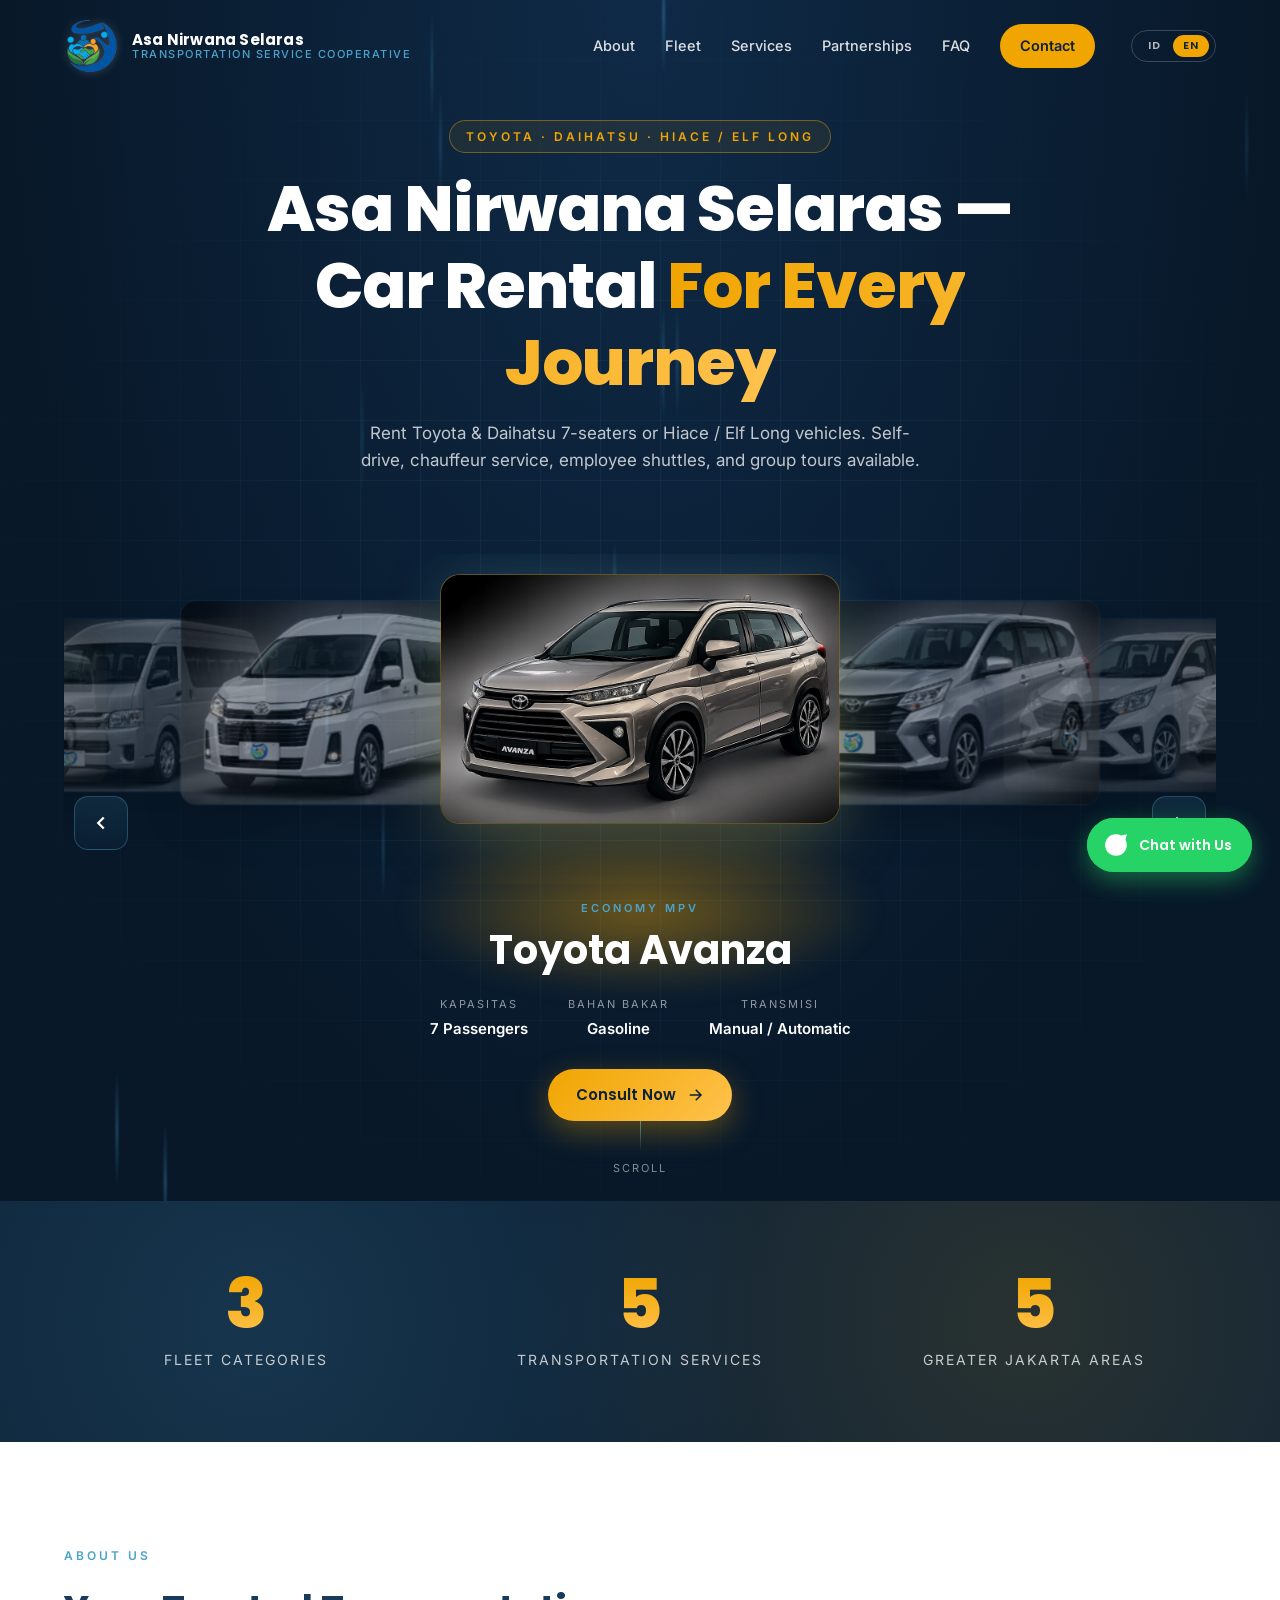
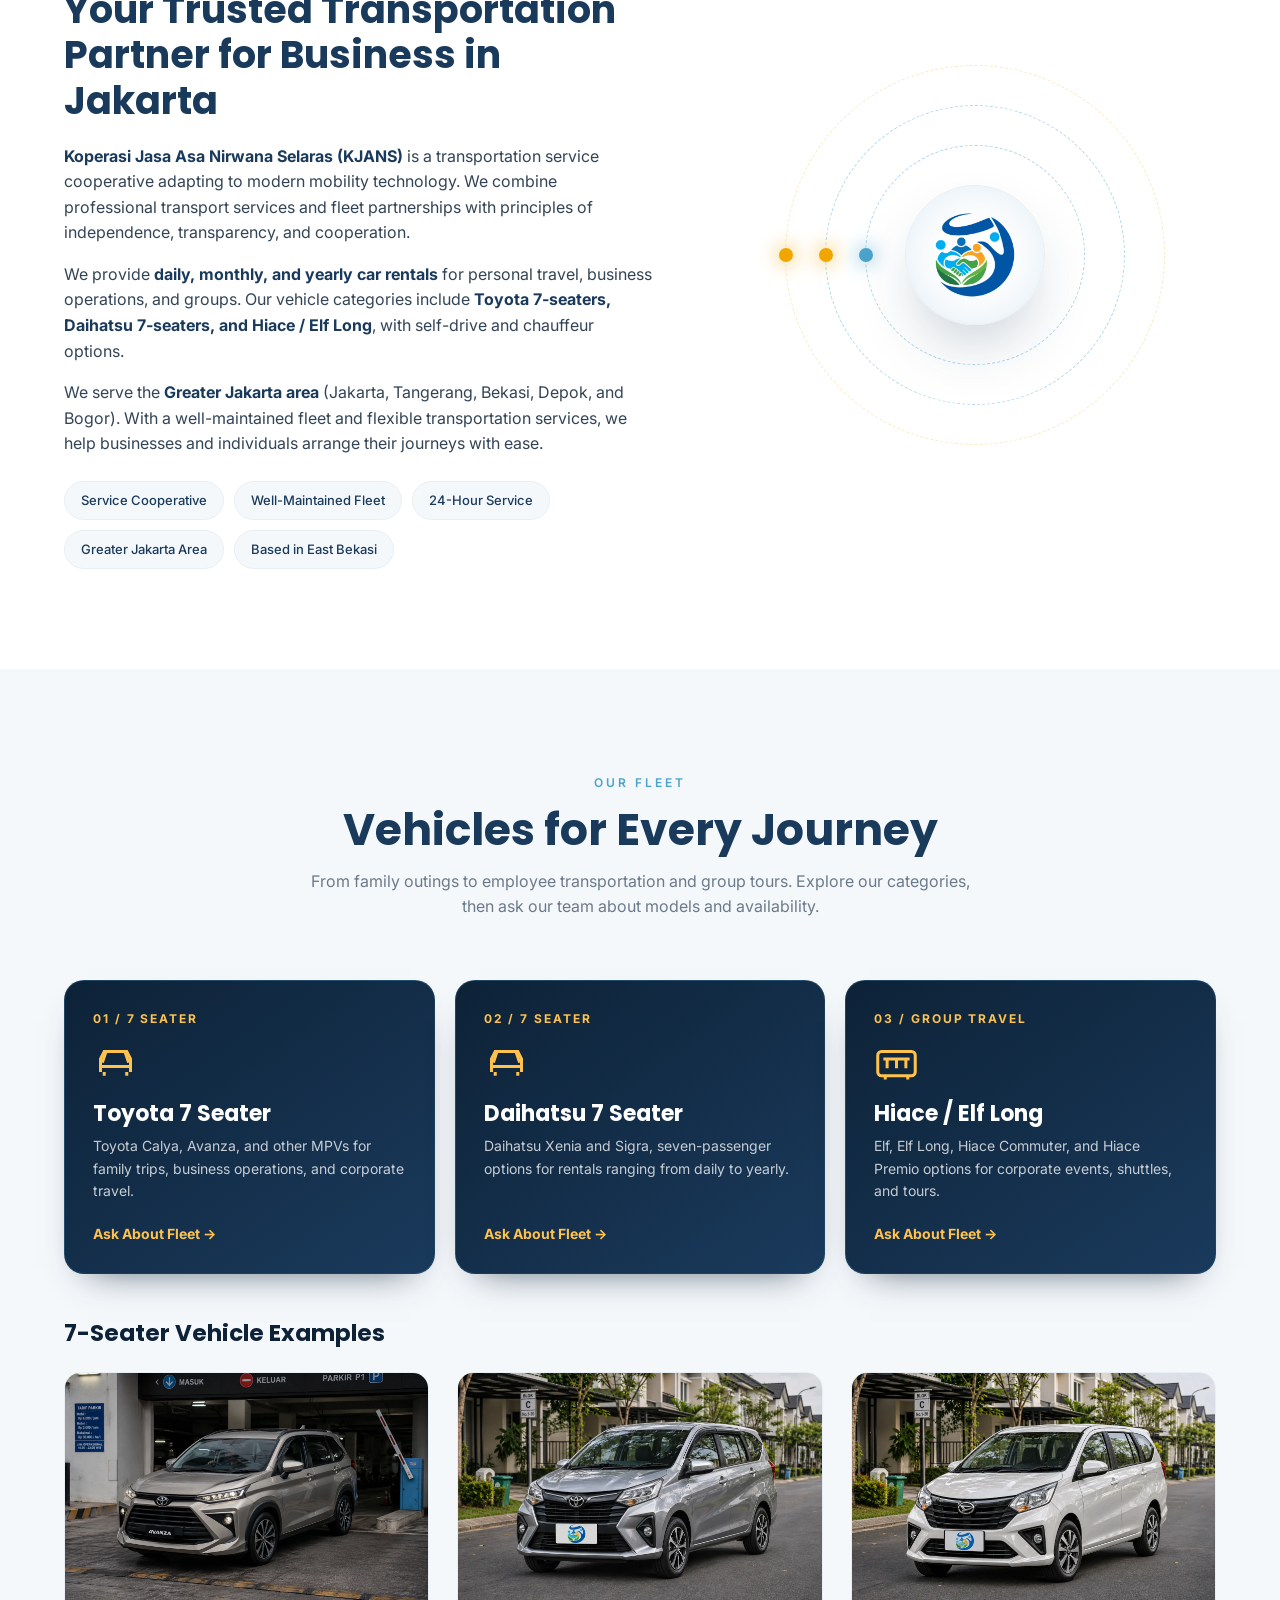
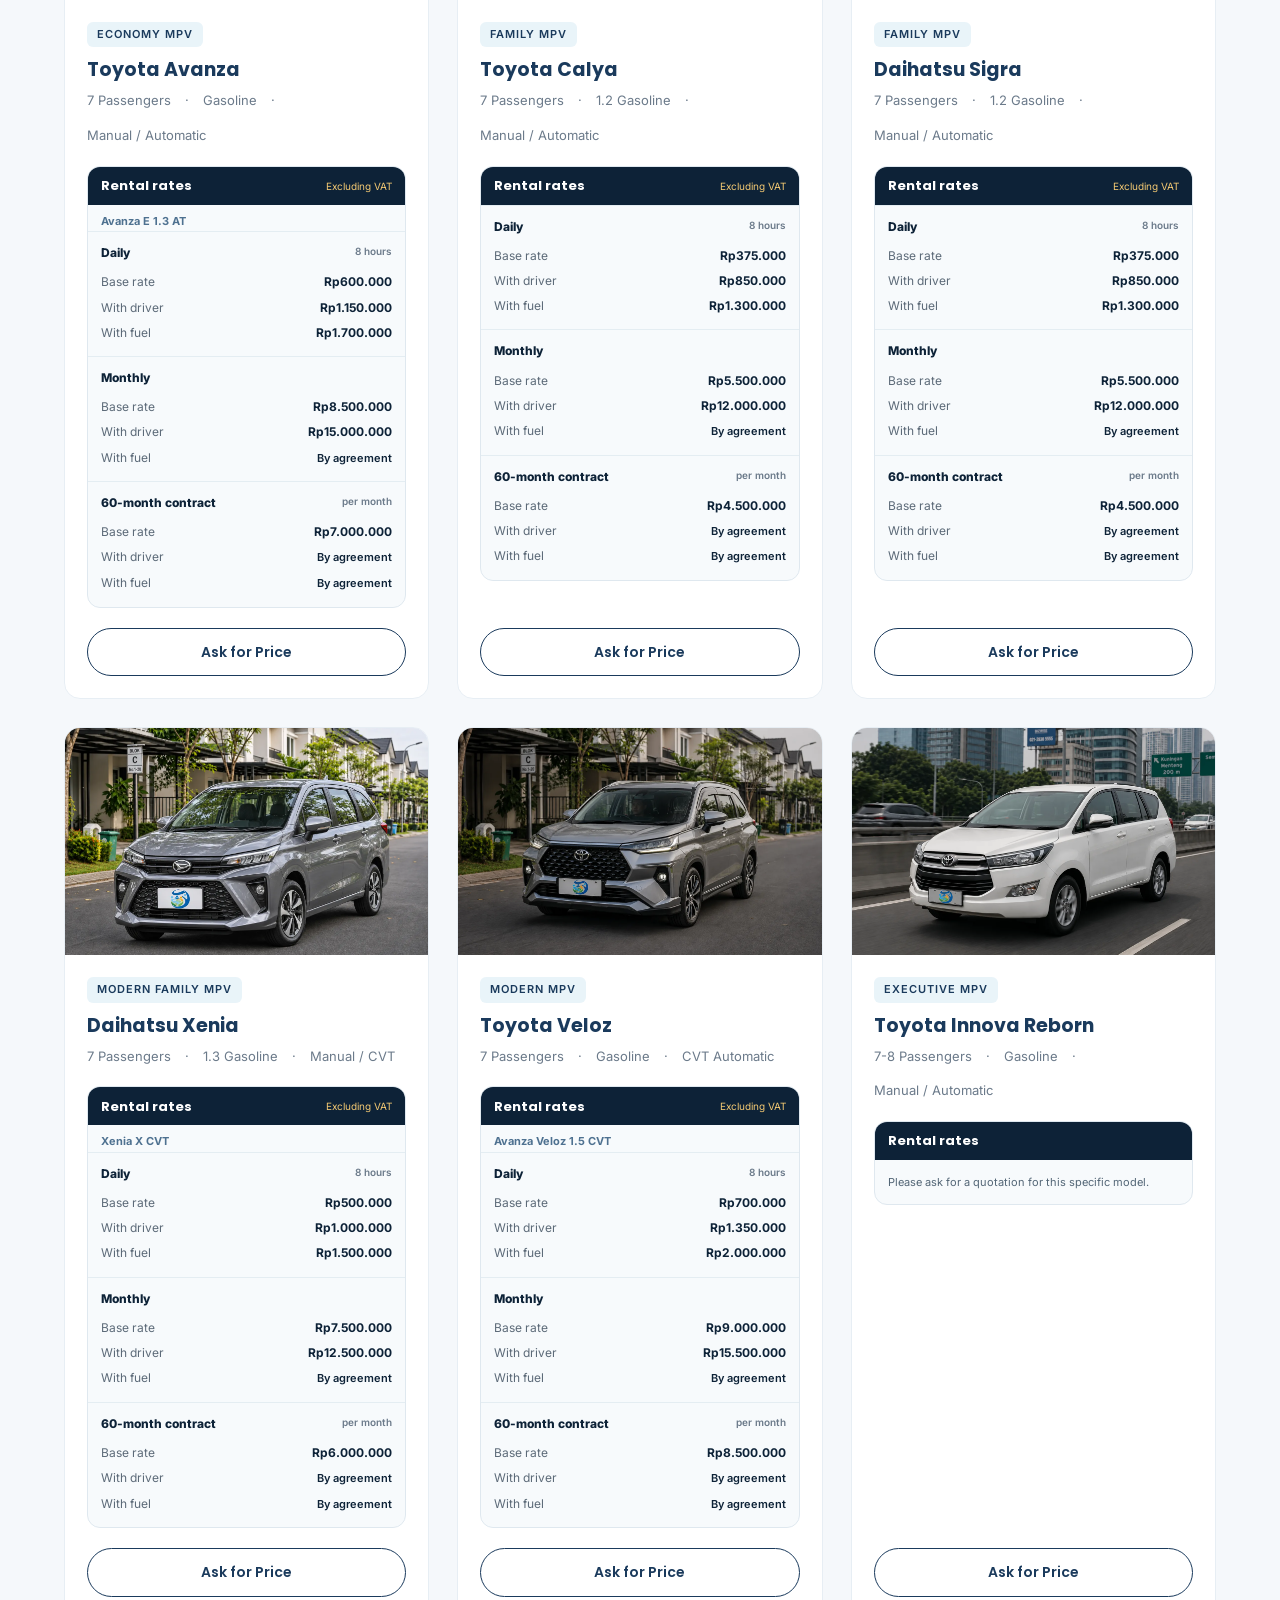
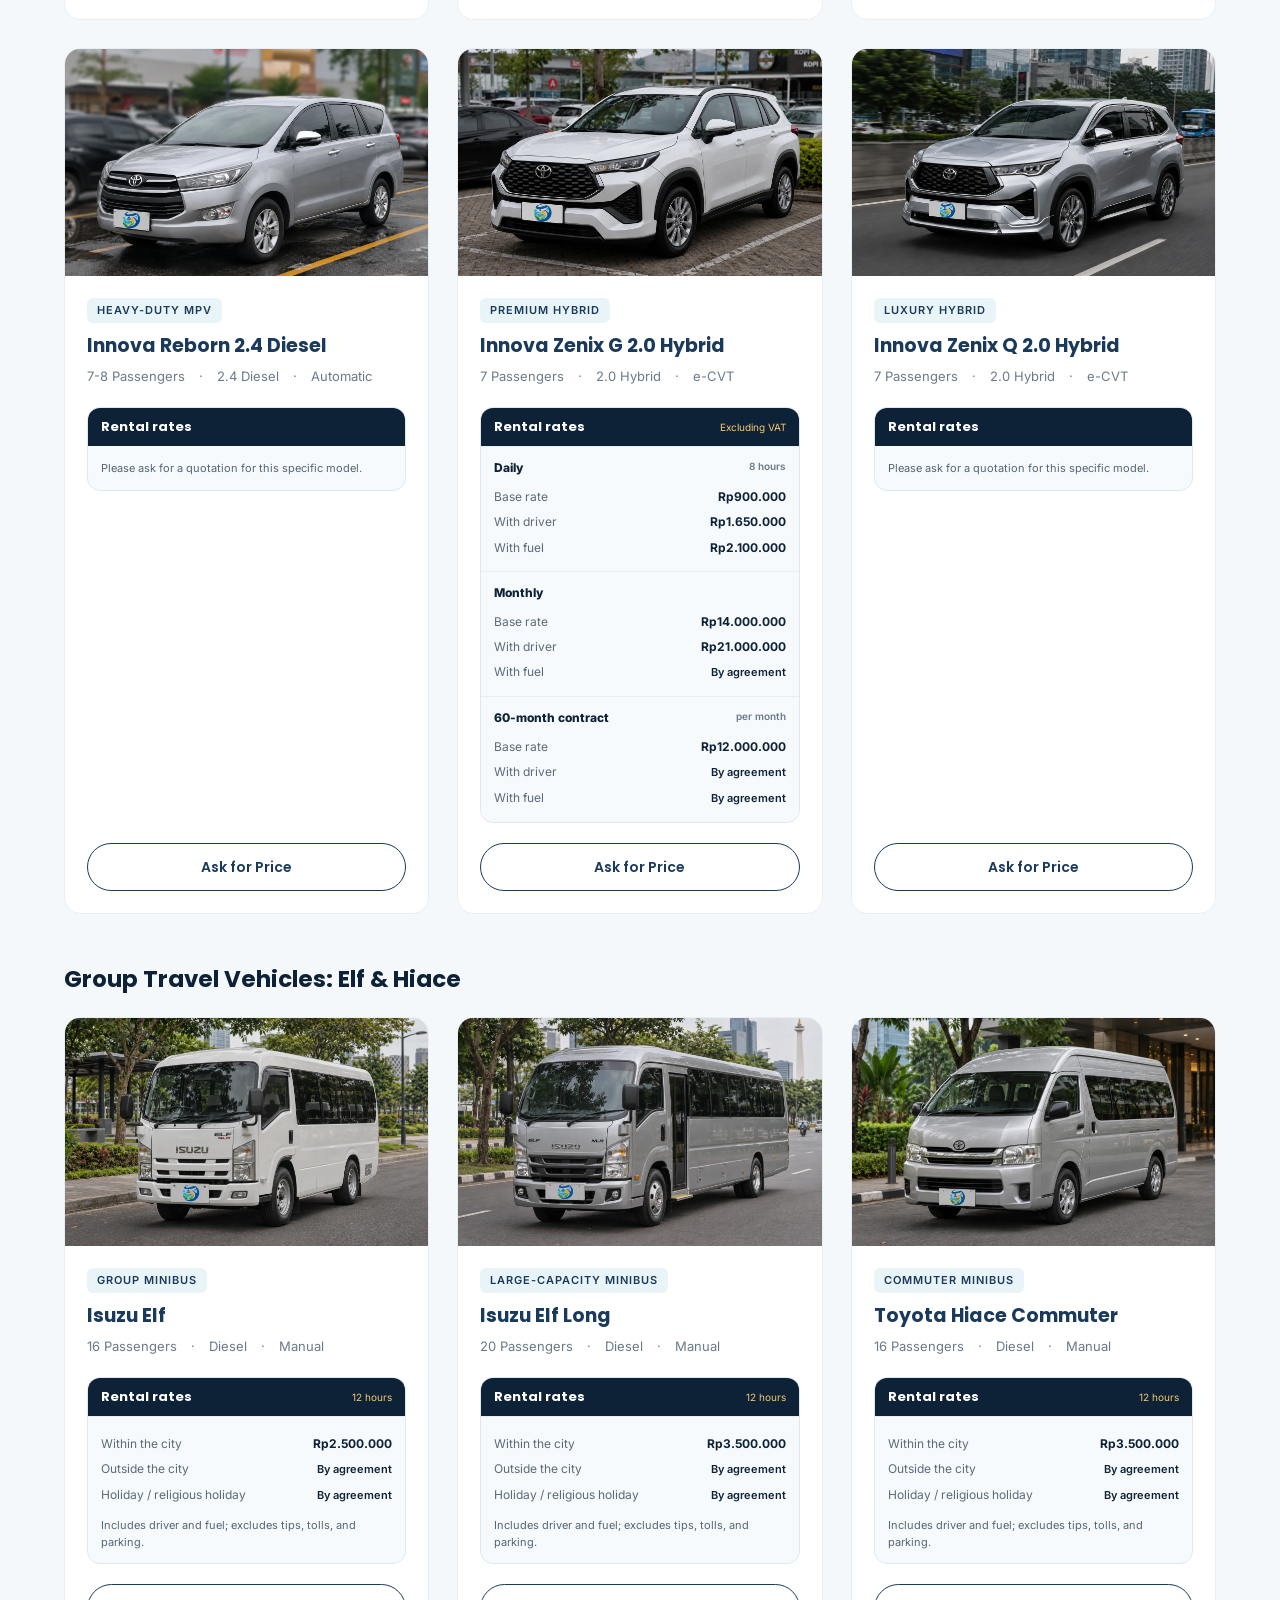
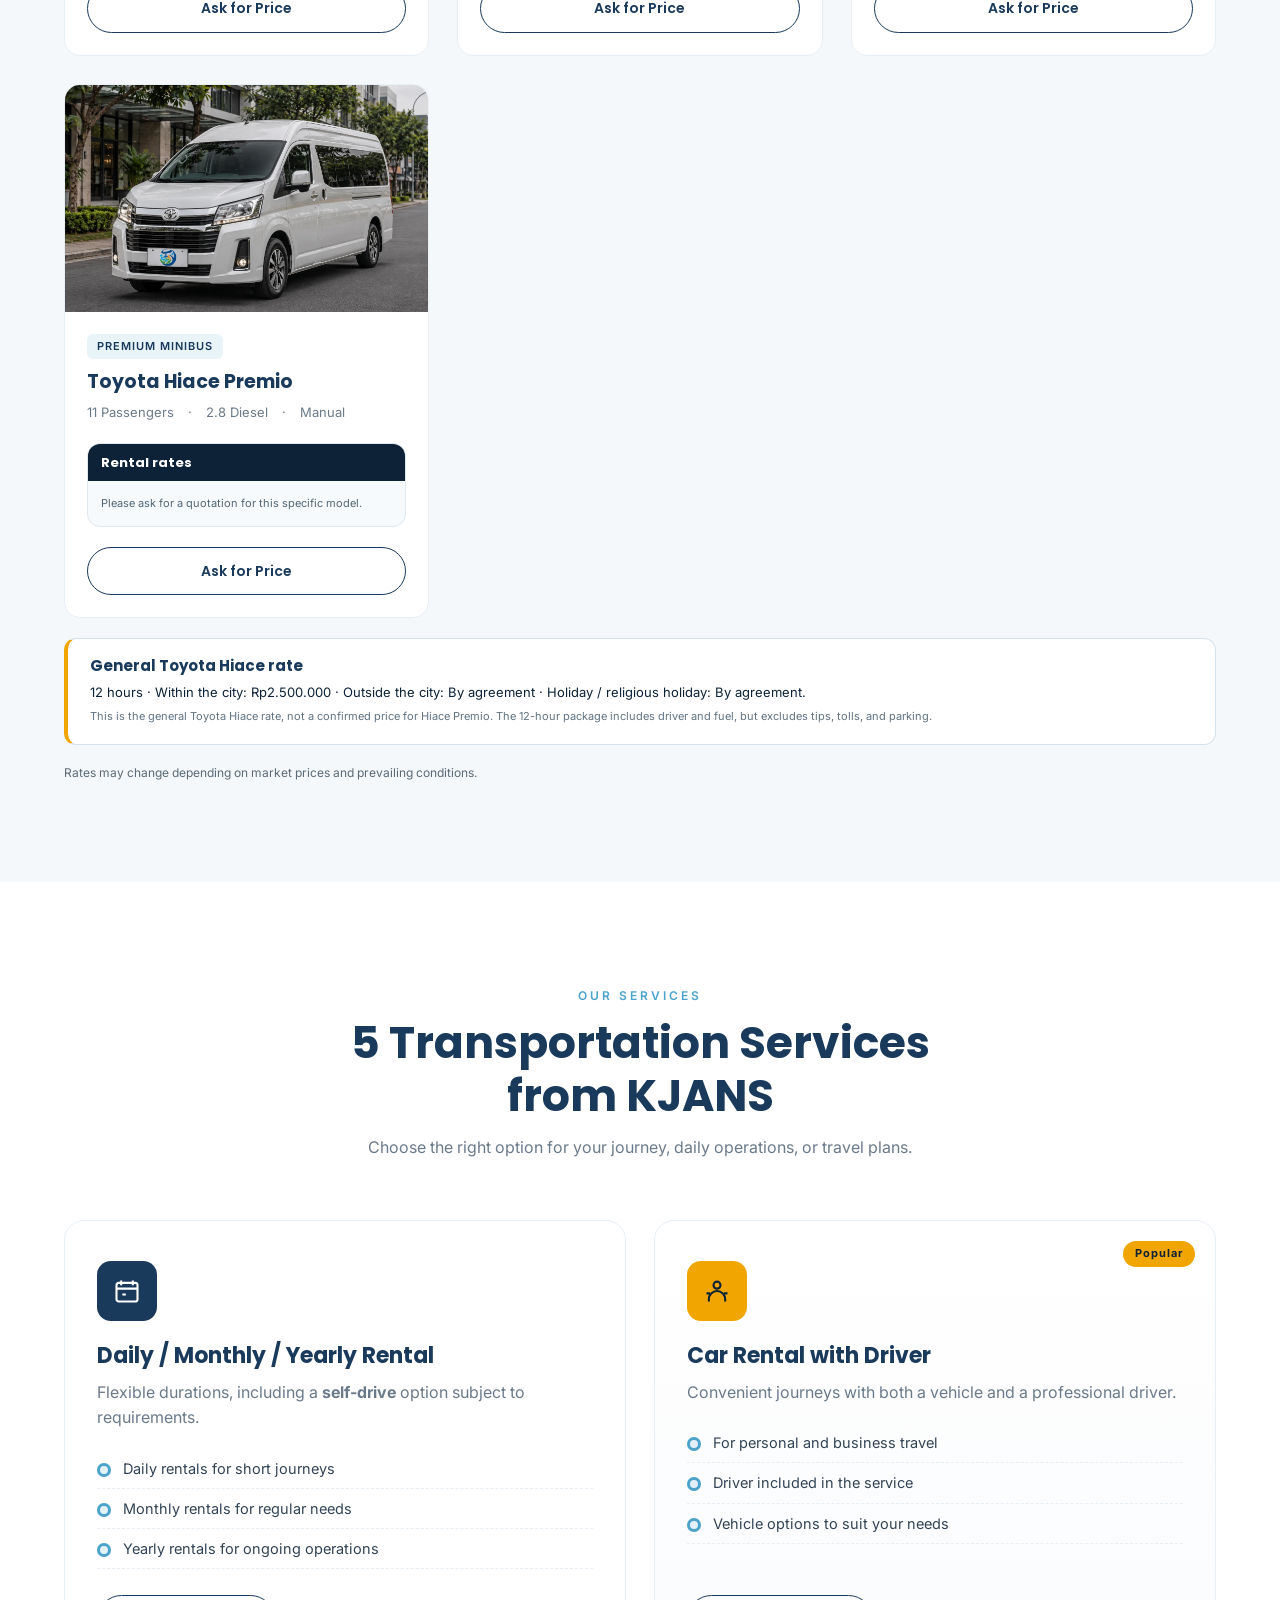
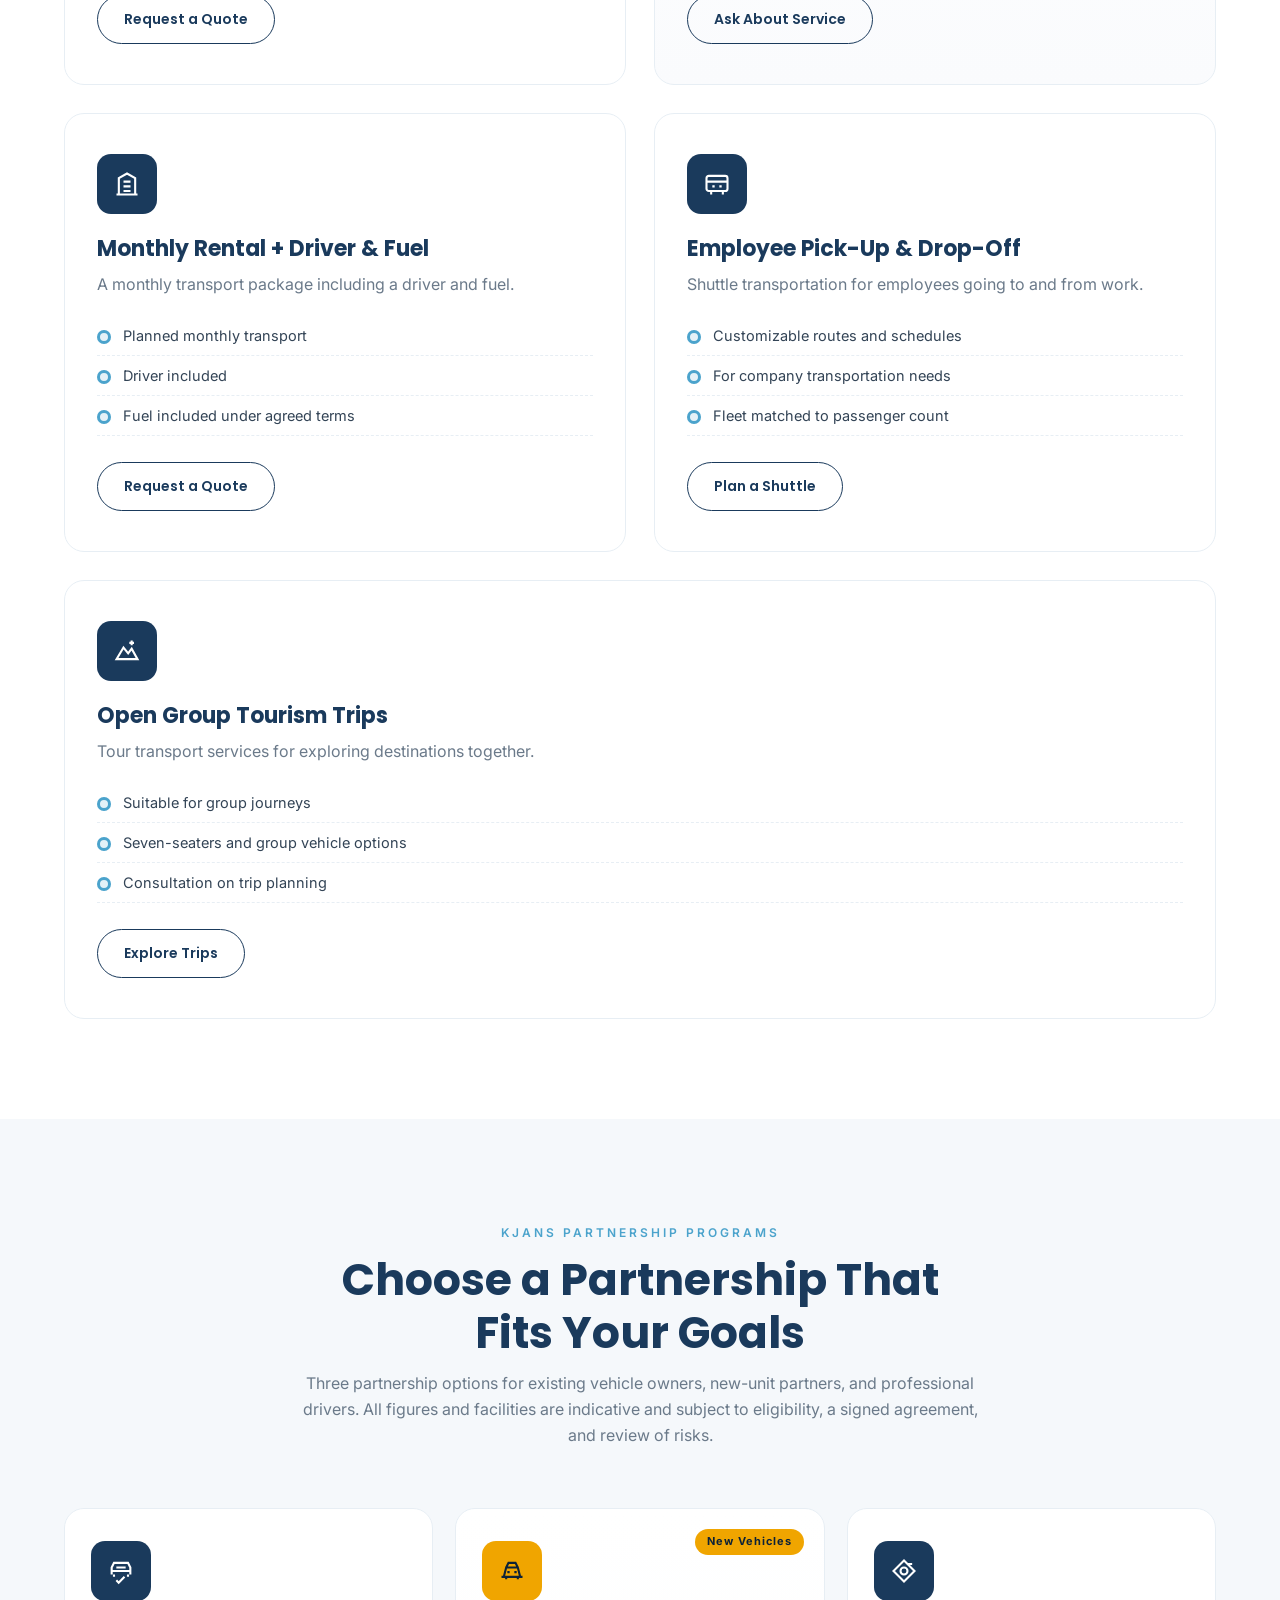
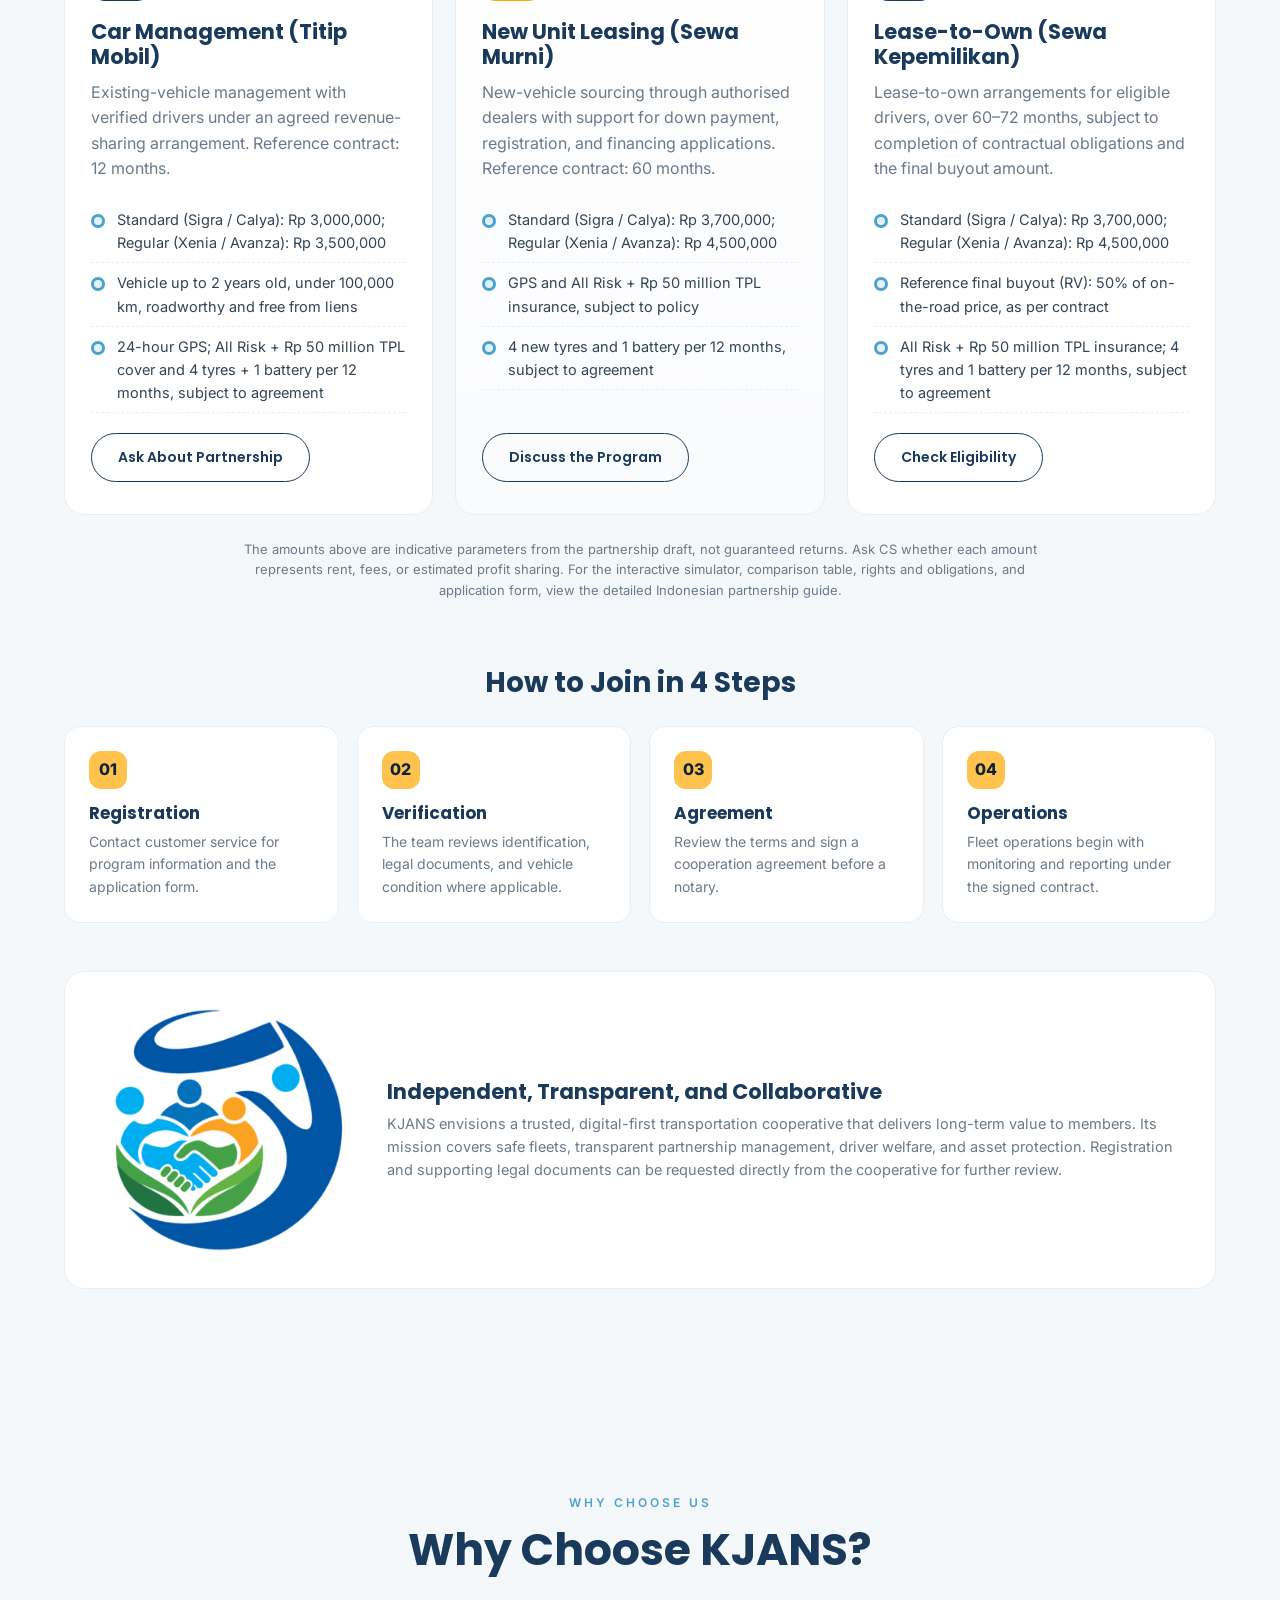
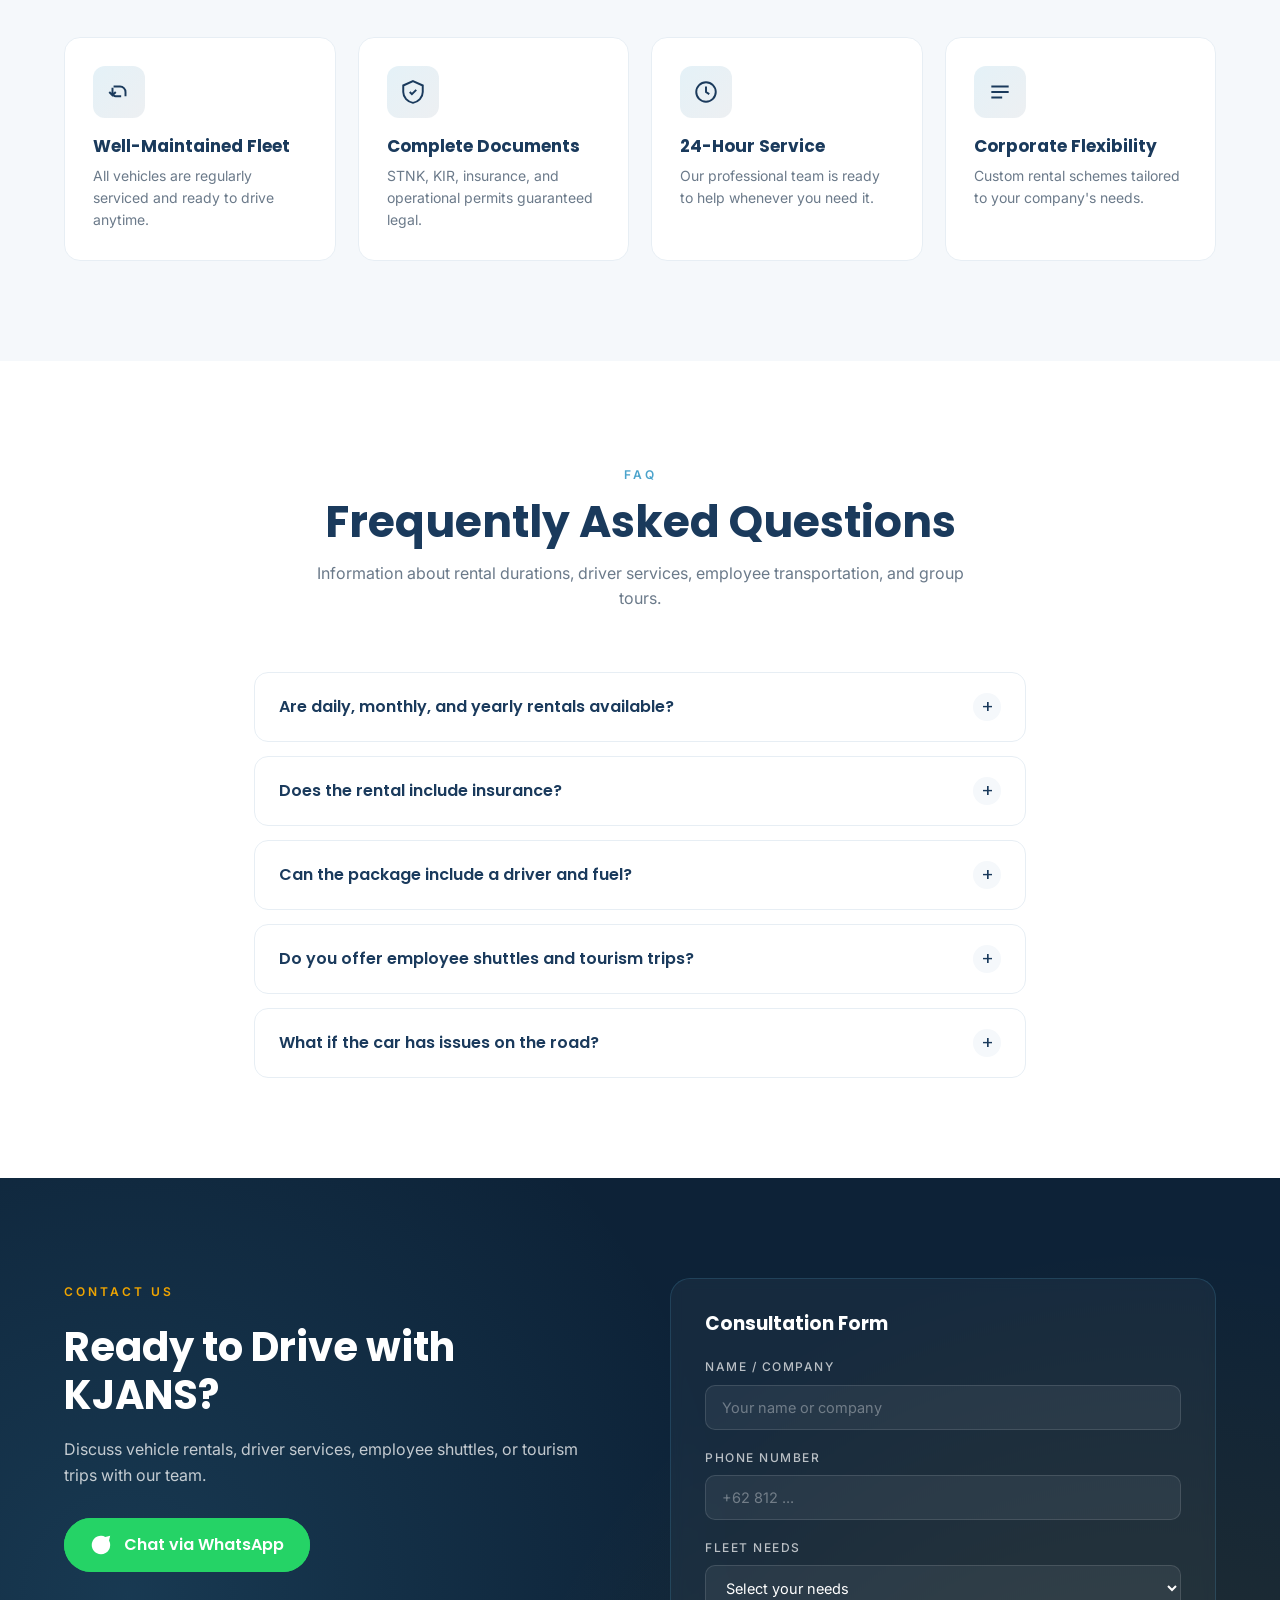
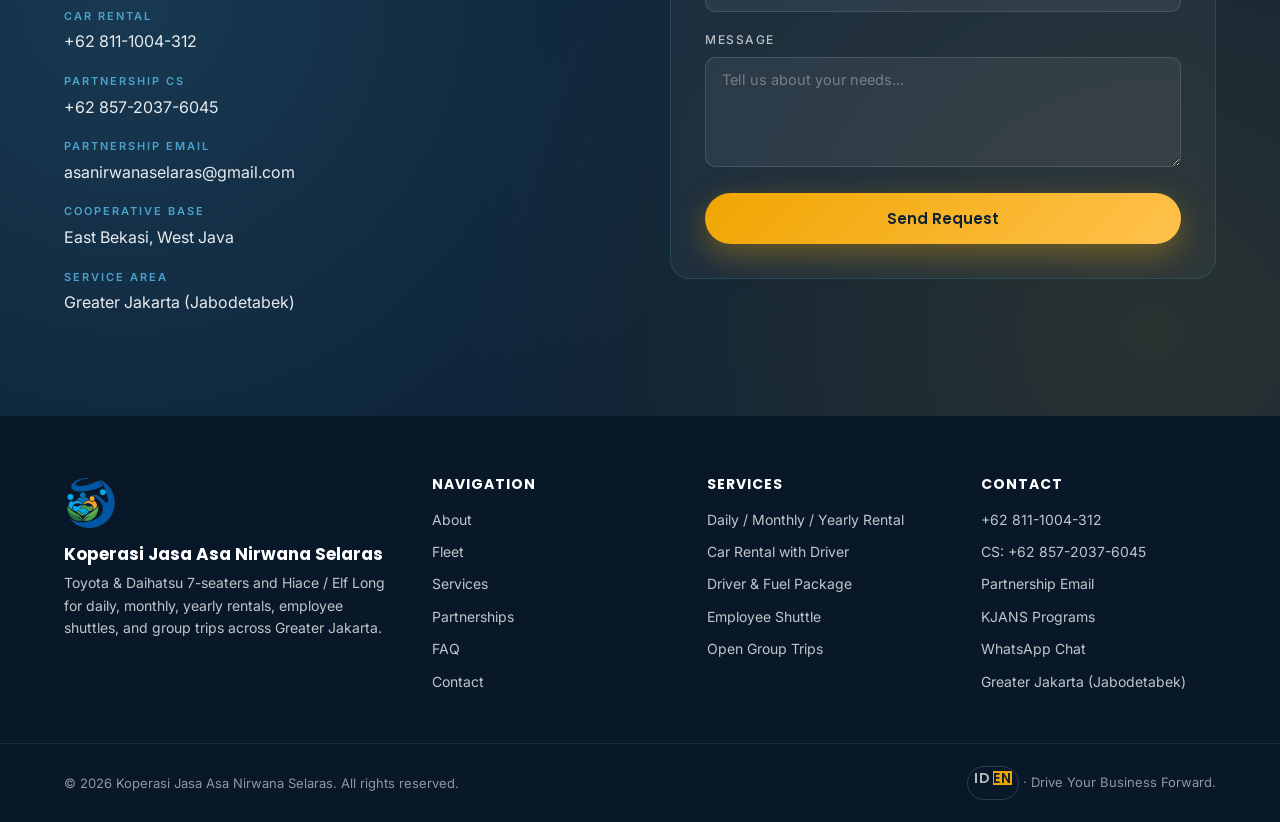
<file: en/index.html>
<!doctype html>
<html lang="en">
<head>
  <meta charset="UTF-8" />
  <meta name="viewport" content="width=device-width, initial-scale=1.0" />
  <meta name="theme-color" content="#0D2237" />
  <meta name="robots" content="index, follow, max-image-preview:large, max-snippet:-1" />
  <meta name="googlebot" content="index, follow" />
  <meta name="author" content="Koperasi Jasa Asa Nirwana Selaras" />
  <meta name="keywords" content="Jakarta car rental, Toyota 7 seater rental, Daihatsu 7 seater rental, Hiace rental, Elf Long rental, daily rental, monthly rental, annual rental, self drive car rental, car with driver, driver and fuel package, employee shuttle, group tourism trips, corporate car rental, Koperasi Jasa Asa Nirwana Selaras" />
  <meta name="description" content="Koperasi Jasa Asa Nirwana Selaras (KJANS): Toyota, Daihatsu, Hiace / Elf Long rentals across Greater Jakarta and vehicle partnerships including Car Management, New Unit Leasing, and Lease-to-Own." />
  <meta name="geo.region" content="ID-JB" />
  <link rel="canonical" href="https://asanirwanaselaras.com/en/" />
  <link rel="alternate" hreflang="id" href="https://asanirwanaselaras.com/" />
  <link rel="alternate" hreflang="en" href="https://asanirwanaselaras.com/en/" />
  <link rel="alternate" hreflang="x-default" href="https://asanirwanaselaras.com/" />
  <title>Asa Nirwana Selaras | Toyota, Daihatsu, Hiace &amp; Elf Rental</title>

  <meta property="og:title" content="Asa Nirwana Selaras | Toyota, Daihatsu, Hiace &amp; Elf Rental" />
  <meta property="og:description" content="7-seater and group transport rentals. Daily, monthly, yearly, self-drive, with a driver, fuel packages, employee shuttles, and open group tourism trips." />
  <meta property="og:image" content="https://asanirwanaselaras.com/images/og-asa-nirwana-selaras-share-20261109.jpg" />
  <meta property="og:image:secure_url" content="https://asanirwanaselaras.com/images/og-asa-nirwana-selaras-share-20261109.jpg" />
  <meta property="og:image:url" content="https://asanirwanaselaras.com/images/og-asa-nirwana-selaras-share-20261109.jpg" />
  <meta property="og:image:type" content="image/jpeg" />
  <meta property="og:image:width" content="1200" />
  <meta property="og:image:height" content="630" />
  <meta property="og:image:alt" content="Corporate Car Rental Jakarta - Koperasi Jasa Asa Nirwana Selaras" />
  <meta property="og:url" content="https://asanirwanaselaras.com/en/" />
  <meta property="og:type" content="website" />
  <meta property="og:locale" content="en_US" />
  <meta property="og:locale:alternate" content="id_ID" />
  <meta property="og:site_name" content="Asa Nirwana Selaras" />

  <meta name="twitter:card" content="summary_large_image" />
  <meta name="twitter:title" content="Asa Nirwana Selaras | Toyota, Daihatsu, Hiace &amp; Elf Rental" />
  <meta name="twitter:description" content="Daily, monthly, yearly car rentals, self-drive, driver and fuel packages, employee shuttle, and group tourism trips." />
  <meta name="twitter:image" content="https://asanirwanaselaras.com/images/og-asa-nirwana-selaras-share-20261109.jpg" />
  <meta name="twitter:image:alt" content="Corporate Car Rental Jakarta - Koperasi Jasa Asa Nirwana Selaras" />

  <link rel="icon" type="image/x-icon" href="/favicon.ico?v=2" />
  <link rel="icon" type="image/png" sizes="64x64" href="/images/karansa-favicon.png?v=2" />
  <link rel="apple-touch-icon" sizes="180x180" href="/images/karansa-touch-icon.png?v=2" />
  <link rel="preconnect" href="https://fonts.googleapis.com" />
  <link rel="preconnect" href="https://fonts.gstatic.com" crossorigin />
  <link rel="stylesheet" href="https://fonts.googleapis.com/css2?family=Poppins:wght@500;600;700;800&family=Inter:wght@400;500;600&display=swap" />
  <link rel="stylesheet" href="/vendor/swiper-bundle.min.css" />
  <link rel="stylesheet" href="/vendor/aos.css" />

  <script type="application/ld+json">
  {
    "@context": "https://schema.org",
    "@graph": [
      {
        "@type": ["AutomotiveBusiness", "LocalBusiness"],
        "@id": "https://asanirwanaselaras.com/#organization",
        "name": "Koperasi Jasa Asa Nirwana Selaras",
        "alternateName": "KJANS",
        "description": "Toyota and Daihatsu 7-seater, Hiace / Elf Long rentals in Jakarta. Daily, monthly, yearly, self-drive, with a driver, driver and fuel packages, employee shuttles, and tourism trips.",
        "url": "https://asanirwanaselaras.com/en/",
        "logo": "https://asanirwanaselaras.com/images/karansa-symbol.webp",
        "image": "https://asanirwanaselaras.com/images/og-asa-nirwana-selaras-share-20261109.jpg",
        "telephone": "+62-852-2200-5585",
        "priceRange": "$$",
        "currenciesAccepted": "IDR",
        "paymentAccepted": "Cash, Bank Transfer, QRIS",
        "openingHoursSpecification": {
          "@type": "OpeningHoursSpecification",
          "dayOfWeek": ["Monday","Tuesday","Wednesday","Thursday","Friday","Saturday","Sunday"],
          "opens": "00:00",
          "closes": "23:59"
        },
        "areaServed": [
          { "@type": "City", "name": "Jakarta" },
          { "@type": "City", "name": "Tangerang" },
          { "@type": "City", "name": "Bekasi" },
          { "@type": "City", "name": "Depok" },
          { "@type": "City", "name": "Bogor" }
        ],
        "contactPoint": {
          "@type": "ContactPoint",
          "telephone": "+62-852-2200-5585",
          "contactType": "customer service",
          "areaServed": "ID",
          "availableLanguage": ["Indonesian", "English"]
        }
      },
      {
        "@type": "Organization",
        "@id": "https://asanirwanaselaras.com/#org",
        "name": "Koperasi Jasa Asa Nirwana Selaras",
        "legalName": "Koperasi Jasa Asa Nirwana Selaras",
        "url": "https://asanirwanaselaras.com/en/",
        "logo": "https://asanirwanaselaras.com/images/karansa-symbol.webp",
        "email": "asanirwanaselaras@gmail.com",
        "address": { "@type": "PostalAddress", "addressLocality": "East Bekasi", "addressRegion": "West Java", "addressCountry": "ID" },
        "contactPoint": {
          "@type": "ContactPoint",
          "telephone": "+62-852-2200-5585",
          "contactType": "sales",
          "areaServed": "ID"
        },
        "department": { "@type": "Organization", "name": "KJANS Partnerships", "email": "asanirwanaselaras@gmail.com", "telephone": "+62-857-2037-6045" }
      },
      {
        "@type": "WebSite",
        "@id": "https://asanirwanaselaras.com/#website",
        "url": "https://asanirwanaselaras.com/en/",
        "name": "Asa Nirwana Selaras",
        "inLanguage": "en-US",
        "publisher": { "@id": "https://asanirwanaselaras.com/#organization" }
      },
      {
        "@type": "Service",
        "serviceType": "Self-Drive Car Rental",
        "provider": { "@id": "https://asanirwanaselaras.com/#organization" },
        "areaServed": { "@type": "City", "name": "Jakarta" },
        "description": "Daily, monthly, and annual car rental with self-drive options subject to requirements.",
        "name": "Daily, Monthly & Annual Car Rental"
      },
      {
        "@type": "Service",
        "serviceType": "Chauffeured Car Rental",
        "provider": { "@id": "https://asanirwanaselaras.com/#organization" },
        "areaServed": { "@type": "City", "name": "Jakarta" },
        "description": "Car rental with a driver for personal and business travel.",
        "name": "Car Rental with Driver"
      },
      {
        "@type": "Service",
        "serviceType": "Monthly Car Rental with Driver and Fuel",
        "provider": { "@id": "https://asanirwanaselaras.com/#organization" },
        "areaServed": { "@type": "City", "name": "Jakarta" },
        "description": "Monthly rental package including a driver and fuel under agreed terms.",
        "name": "Monthly Driver & Fuel Package"
      },
      {
        "@type": "Service",
        "serviceType": "Employee Shuttle Service",
        "provider": { "@id": "https://asanirwanaselaras.com/#organization" },
        "areaServed": { "@type": "City", "name": "Jakarta" },
        "description": "Staff pick-up and drop-off transportation with adjustable routes and schedules.",
        "name": "Employee Pick-Up & Drop-Off"
      },
      {
        "@type": "Service",
        "serviceType": "Open Group Tourism Trips",
        "provider": { "@id": "https://asanirwanaselaras.com/#organization" },
        "areaServed": { "@type": "City", "name": "Jakarta" },
        "description": "Group tourism transportation with vehicle choices based on travel needs.",
        "name": "Open Group Tourism Trips"
      },
      {
        "@type": "FAQPage",
        "mainEntity": [
          {
            "@type": "Question",
            "name": "Are daily, monthly, and annual rental options available?",
            "acceptedAnswer": {
              "@type": "Answer",
              "text": "Yes. KJANS provides daily, monthly, and annual rentals. Self-drive options are subject to eligibility and vehicle availability."
            }
          },
          {
            "@type": "Question",
            "name": "Does the rental include insurance?",
            "acceptedAnswer": {
              "@type": "Answer",
              "text": "Yes, the entire fleet is protected by vehicle insurance as per standard. Coverage details can be customized in the contract."
            }
          },
          {
            "@type": "Question",
            "name": "Do you offer packages with a driver and fuel?",
            "acceptedAnswer": {
              "@type": "Answer",
              "text": "We offer car rentals with a driver and monthly packages with a driver and fuel. Package details are agreed upon during consultation."
            }
          },
          {
            "@type": "Question",
            "name": "Do you provide employee shuttles and tourism trips?",
            "acceptedAnswer": {
              "@type": "Answer",
              "text": "Yes. We provide employee pick-up and drop-off and open group tourism trips with Toyota, Daihatsu 7-seaters, and Hiace / Elf Long options."
            }
          },
          {
            "@type": "Question",
            "name": "What if the car has issues on the road?",
            "acceptedAnswer": {
              "@type": "Answer",
              "text": "Our 24-hour support team is ready to help. Replacement units are available to minimize operational downtime."
            }
          }
        ]
      }
    ]
  }
  </script>
  <style>
    :root {
      --navy: #1A3A5C;
      --navy-dark: #0D2237;
      --navy-deep: #081829;
      --sky: #4BA3CC;
      --gold: #F0A500;
      --gold-soft: #FFC24D;
      --white: #FFFFFF;
      --gray-50: #F5F8FB;
      --gray-100: #E7EEF4;
      --gray-300: #B9C6D3;
      --gray-500: #6B7A8A;
      --gray-700: #334456;
      --radius: 16px;
      --shadow: 0 10px 30px -10px rgba(13, 34, 55, .18);
      --max: 1200px;
    }

    * {
      box-sizing: border-box;
      margin: 0;
      padding: 0
    }

    html {
      scroll-behavior: smooth
    }

    body {
      font-family: 'Inter', system-ui, sans-serif;
      color: var(--gray-700);
      background: var(--white);
      line-height: 1.6;
      -webkit-font-smoothing: antialiased;
      overflow-x: hidden;
    }

    img {
      max-width: 100%;
      display: block
    }

    a {
      color: inherit;
      text-decoration: none
    }

    button {
      font-family: inherit;
      border: none;
      background: none;
      cursor: pointer;
      color: inherit
    }

    h1,
    h2,
    h3,
    h4,
    h5 {
      font-family: 'Poppins', sans-serif;
      color: var(--navy);
      line-height: 1.2;
      font-weight: 700
    }

    .container {
      max-width: var(--max);
      margin: 0 auto;
      padding: 0 24px;
      width: 100%
    }

    /* NAV */
    .navbar {
      position: fixed;
      top: 0;
      left: 0;
      right: 0;
      z-index: 100;
      padding: 18px 0;
      transition: all .4s ease;
      background: transparent;
    }

    .navbar.scrolled {
      background: rgba(13, 34, 55, .85);
      backdrop-filter: blur(14px);
      -webkit-backdrop-filter: blur(14px);
      padding: 10px 0;
      box-shadow: 0 4px 20px rgba(0, 0, 0, .15);
    }

    .nav-inner {
      display: flex;
      align-items: center;
      justify-content: space-between;
      gap: 24px
    }

    .brand {
      display: flex;
      align-items: center;
      gap: 12px;
      color: #fff
    }

    .brand img {
      width: 56px;
      height: 56px;
      object-fit: contain;
      background: transparent;
      border-radius: 0;
      padding: 0;
      filter: drop-shadow(0 0 5px rgba(255, 255, 255, .2))
    }

    .brand-text {
      display: flex;
      flex-direction: column;
      line-height: 1.1
    }

    .brand-name {
      font-family: 'Poppins';
      font-weight: 700;
      color: #fff;
      font-size: 15px;
      letter-spacing: .2px
    }

    .brand-tag {
      font-size: 11px;
      color: var(--sky);
      letter-spacing: 1.5px;
      text-transform: uppercase;
      font-weight: 500
    }

    .nav-links {
      display: flex;
      align-items: center;
      gap: 30px
    }

    .nav-links a {
      color: rgba(255, 255, 255, .85);
      font-weight: 500;
      font-size: 14.5px;
      position: relative;
      padding: 6px 0;
      transition: color .25s
    }

    .nav-links a:hover {
      color: var(--gold)
    }

    .nav-links a::after {
      content: '';
      position: absolute;
      left: 0;
      bottom: 0;
      height: 2px;
      width: 0;
      background: var(--gold);
      transition: width .3s
    }

    .nav-links a:hover::after {
      width: 100%
    }

    .nav-links .nav-cta {
      background: var(--gold);
      color: var(--navy-dark);
      padding: 10px 20px;
      border-radius: 999px;
      font-weight: 600
    }

    .nav-links .nav-cta:hover {
      background: var(--gold-soft);
      color: var(--navy-dark)
    }

    .nav-links .nav-cta::after {
      display: none
    }

    .hamburger {
      display: none;
      flex-direction: column;
      gap: 5px;
      padding: 8px
    }

    .hamburger span {
      width: 24px;
      height: 2px;
      background: #fff;
      border-radius: 2px;
      transition: .3s
    }

    .hamburger.open span:nth-child(1) {
      transform: translateY(7px) rotate(45deg)
    }

    .hamburger.open span:nth-child(2) {
      opacity: 0
    }

    .hamburger.open span:nth-child(3) {
      transform: translateY(-7px) rotate(-45deg)
    }

    /* HERO */
    .hero {
      min-height: 100vh;
      background: radial-gradient(ellipse at top, #0F2A47 0%, var(--navy-deep) 70%);
      color: #fff;
      position: relative;
      overflow: hidden;
      padding: 120px 0 80px;
      display: flex;
      align-items: center;
    }

    .hero-grid-bg {
      position: absolute;
      inset: 0;
      background-image:
        linear-gradient(rgba(75, 163, 204, .08) 1px, transparent 1px),
        linear-gradient(90deg, rgba(75, 163, 204, .08) 1px, transparent 1px);
      background-size: 60px 60px;
      mask-image: radial-gradient(ellipse at center, #000 30%, transparent 80%);
      -webkit-mask-image: radial-gradient(ellipse at center, #000 30%, transparent 80%);
    }

    .hero-streaks {
      position: absolute;
      inset: 0;
      pointer-events: none;
      overflow: hidden
    }

    .streak {
      position: absolute;
      width: 2px;
      height: 120px;
      background: linear-gradient(to bottom, transparent, var(--sky), transparent);
      filter: blur(1px);
      opacity: .5;
    }

    .hero-content {
      position: relative;
      z-index: 2;
      width: 100%
    }

    .hero-heading {
      text-align: center;
      max-width: 780px;
      margin: 0 auto 50px
    }

    .eyebrow {
      display: inline-block;
      font-size: 12px;
      letter-spacing: 3px;
      color: var(--gold);
      font-weight: 600;
      margin-bottom: 18px;
      padding: 6px 16px;
      border: 1px solid rgba(240, 165, 0, .4);
      border-radius: 999px;
      background: rgba(240, 165, 0, .08)
    }

    .hero h1 {
      color: #fff;
      font-size: clamp(36px, 6vw, 64px);
      font-weight: 800;
      letter-spacing: -1px;
      margin-bottom: 18px
    }

    .hero h1 .gold {
      background: linear-gradient(90deg, var(--gold), var(--gold-soft));
      -webkit-background-clip: text;
      background-clip: text;
      color: transparent;
    }

    .hero-sub {
      color: rgba(255, 255, 255, .75);
      font-size: 17px;
      max-width: 580px;
      margin: 0 auto
    }

    .car-selector {
      position: relative;
      padding: 30px 0 0
    }

    .car-glow {
      position: absolute;
      bottom: 20%;
      left: 50%;
      transform: translateX(-50%);
      width: 520px;
      height: 180px;
      pointer-events: none;
      z-index: 1;
      background: radial-gradient(ellipse, rgba(240, 165, 0, .55) 0%, rgba(240, 165, 0, 0) 65%);
      filter: blur(14px);
    }

    .carSwiper {
      max-width: 100%;
      padding: 20px 0 60px;
      position: relative;
      z-index: 2
    }

    .carSwiper .swiper-slide {
      width: 400px;
      display: flex;
      align-items: center;
      justify-content: center;
      transition: all .5s ease;
      opacity: .35;
      transform: scale(.78);
    }

    .carSwiper .swiper-slide-active {
      opacity: 1;
      transform: scale(1)
    }

    .carSwiper .swiper-slide-prev,
    .carSwiper .swiper-slide-next {
      opacity: .55;
      transform: scale(.86)
    }

    .car-card {
      width: 100%;
      aspect-ratio: 16/10;
      border-radius: 20px;
      overflow: hidden;
      position: relative;
      background: linear-gradient(160deg, rgba(75, 163, 204, .12), rgba(13, 34, 55, .4));
      border: 1px solid rgba(75, 163, 204, .18);
      box-shadow: 0 30px 60px -20px rgba(0, 0, 0, .5);
    }

    .car-card img {
      width: 100%;
      height: 100%;
      object-fit: cover;
      object-position: center;
      transition: transform .8s ease
    }

    .swiper-slide-active .car-card {
      border: 1px solid rgba(240, 165, 0, .35);
      box-shadow: 0 30px 80px -15px rgba(240, 165, 0, .3), 0 0 60px rgba(75, 163, 204, .2);
    }

    .swiper-slide-active .car-card img {
      transform: scale(1.03)
    }

    .game-btn {
      position: absolute;
      top: 50%;
      z-index: 5;
      transform: translateY(-50%);
      width: 54px;
      height: 54px;
      border-radius: 14px;
      background: linear-gradient(180deg, rgba(75, 163, 204, .15), rgba(13, 34, 55, .6));
      border: 1px solid rgba(75, 163, 204, .35);
      color: #fff;
      display: flex;
      align-items: center;
      justify-content: center;
      backdrop-filter: blur(8px);
      transition: all .25s;
    }

    .game-btn:hover {
      background: var(--gold);
      color: var(--navy-dark);
      border-color: var(--gold);
      transform: translateY(-50%) scale(1.08);
      box-shadow: 0 10px 30px rgba(240, 165, 0, .4);
    }

    .game-btn svg {
      width: 22px;
      height: 22px
    }

    .game-prev {
      left: 10px
    }

    .game-next {
      right: 10px
    }

    .car-info {
      text-align: center;
      max-width: 640px;
      margin: 10px auto 0;
      position: relative;
      z-index: 3
    }

    .car-class {
      display: inline-block;
      font-size: 11px;
      letter-spacing: 3px;
      color: var(--sky);
      font-weight: 600;
      margin-bottom: 8px;
      text-transform: uppercase
    }

    .car-name {
      color: #fff;
      font-size: clamp(26px, 4vw, 40px);
      font-weight: 700;
      margin-bottom: 22px
    }

    .car-specs {
      display: flex;
      justify-content: center;
      gap: 40px;
      margin-bottom: 28px;
      flex-wrap: wrap
    }

    .spec {
      display: flex;
      flex-direction: column;
      align-items: center;
      gap: 4px
    }

    .spec span {
      font-size: 11px;
      color: rgba(255, 255, 255, .55);
      letter-spacing: 2px;
      text-transform: uppercase
    }

    .spec strong {
      color: #fff;
      font-size: 15px;
      font-weight: 600
    }

    .btn-primary {
      display: inline-flex;
      align-items: center;
      gap: 10px;
      background: linear-gradient(135deg, var(--gold), var(--gold-soft));
      color: var(--navy-dark);
      padding: 14px 28px;
      border-radius: 999px;
      font-weight: 600;
      font-size: 15px;
      transition: all .3s;
      box-shadow: 0 10px 30px rgba(240, 165, 0, .35);
      font-family: 'Poppins';
    }

    .btn-primary svg {
      width: 18px;
      height: 18px
    }

    .btn-primary:hover {
      transform: translateY(-2px) scale(1.02);
      box-shadow: 0 15px 40px rgba(240, 165, 0, .55)
    }

    .btn-primary.wide {
      width: 100%;
      justify-content: center
    }

    .btn-outline {
      display: inline-block;
      padding: 12px 26px;
      border: 1.5px solid var(--navy);
      color: var(--navy);
      border-radius: 999px;
      font-weight: 600;
      transition: all .3s;
      font-family: 'Poppins';
      font-size: 14px;
    }

    .btn-outline:hover {
      background: var(--navy);
      color: #fff
    }

    .scroll-hint {
      position: absolute;
      bottom: 24px;
      left: 50%;
      transform: translateX(-50%);
      color: rgba(255, 255, 255, .5);
      font-size: 11px;
      letter-spacing: 2px;
      display: flex;
      flex-direction: column;
      align-items: center;
      gap: 8px;
      text-transform: uppercase;
    }

    .scroll-hint span {
      width: 1px;
      height: 40px;
      background: linear-gradient(to bottom, var(--sky), transparent);
      animation: scrollDown 2s infinite;
    }

    @keyframes scrollDown {
      0% {
        opacity: 0;
        transform: scaleY(0);
        transform-origin: top
      }
      50% {
        opacity: 1;
        transform: scaleY(1);
        transform-origin: top
      }
      100% {
        opacity: 0;
        transform: scaleY(0);
        transform-origin: bottom
      }
    }

    /* SECTIONS */
    .section {
      padding: 100px 0;
      position: relative
    }

    .section-head {
      text-align: center;
      max-width: 680px;
      margin: 0 auto 60px
    }

    .section-eyebrow {
      display: inline-block;
      font-size: 12px;
      letter-spacing: 3px;
      color: var(--sky);
      font-weight: 600;
      text-transform: uppercase;
      margin-bottom: 12px
    }

    .section-eyebrow.light {
      color: var(--gold)
    }

    .section-head h2 {
      font-size: clamp(28px, 4vw, 44px);
      margin-bottom: 12px
    }

    .section-head p {
      color: var(--gray-500);
      font-size: 16px
    }

    /* STATS */
    .stats {
      background: var(--navy-dark);
      color: #fff;
      padding: 70px 0;
      position: relative;
      overflow: hidden
    }

    .stats::before {
      content: '';
      position: absolute;
      inset: 0;
      background: radial-gradient(circle at 20% 50%, rgba(75, 163, 204, .15), transparent 50%),
        radial-gradient(circle at 80% 50%, rgba(240, 165, 0, .12), transparent 50%);
    }

    .stats-grid {
      display: grid;
      grid-template-columns: repeat(3, 1fr);
      gap: 30px;
      position: relative;
      z-index: 1;
      text-align: center
    }

    .stat-num {
      font-family: 'Poppins';
      font-weight: 800;
      font-size: clamp(42px, 6vw, 68px);
      line-height: 1;
      background: linear-gradient(180deg, var(--gold), var(--gold-soft));
      -webkit-background-clip: text;
      background-clip: text;
      color: transparent;
    }

    .stat-label {
      color: rgba(255, 255, 255, .75);
      margin-top: 10px;
      font-size: 14px;
      letter-spacing: 2px;
      text-transform: uppercase
    }

    /* ABOUT */
    .about-grid {
      display: grid;
      grid-template-columns: 1.1fr .9fr;
      gap: 80px;
      align-items: center
    }

    .about-text h2 {
      font-size: clamp(26px, 3.4vw, 38px);
      margin: 10px 0 20px
    }

    .about-text p {
      margin-bottom: 16px;
      color: var(--gray-700)
    }

    .about-text strong {
      color: var(--navy)
    }

    .about-badges {
      display: flex;
      flex-wrap: wrap;
      gap: 10px;
      margin-top: 24px
    }

    .about-badges span {
      padding: 8px 16px;
      border-radius: 999px;
      background: var(--gray-50);
      border: 1px solid var(--gray-100);
      font-size: 13px;
      font-weight: 500;
      color: var(--navy)
    }

    .about-visual {
      display: flex;
      justify-content: center;
      align-items: center
    }

    .orbit {
      position: relative;
      width: 380px;
      height: 380px;
      max-width: 100%;
      display: flex;
      align-items: center;
      justify-content: center
    }

    .orbit-core {
      width: 140px;
      height: 140px;
      border-radius: 50%;
      background: radial-gradient(circle, #fff, var(--gray-50));
      border: 1px solid var(--gray-100);
      box-shadow: 0 30px 60px -15px rgba(26, 58, 92, .25), inset 0 0 30px rgba(75, 163, 204, .1);
      display: flex;
      align-items: center;
      justify-content: center;
      z-index: 3;
      position: relative;
    }

    .orbit-core img {
      width: 90px
    }

    .orbit-ring {
      position: absolute;
      border: 1.5px dashed rgba(75, 163, 204, .45);
      border-radius: 50%;
      animation: spin linear infinite
    }

    .orbit-ring span {
      position: absolute;
      width: 14px;
      height: 14px;
      border-radius: 50%;
      background: var(--gold);
      box-shadow: 0 0 20px var(--gold);
      top: 50%;
      left: -7px;
      transform: translateY(-50%);
    }

    .ring-1 {
      width: 220px;
      height: 220px;
      animation-duration: 18s
    }

    .ring-1 span {
      background: var(--sky);
      box-shadow: 0 0 20px var(--sky)
    }

    .ring-2 {
      width: 300px;
      height: 300px;
      animation-duration: 28s;
      animation-direction: reverse
    }

    .ring-3 {
      width: 380px;
      height: 380px;
      animation-duration: 40s;
      border-color: rgba(240, 165, 0, .25)
    }

    .ring-3 span {
      background: var(--gold)
    }

    @keyframes spin {
      to {
        transform: rotate(360deg)
      }
    }

    /* FLEET */
    .fleet {
      background: var(--gray-50)
    }

    .fleet-grid {
      display: grid;
      grid-template-columns: repeat(3, 1fr);
      gap: 28px
    }

    .fleet-category-grid {
      display: grid;
      grid-template-columns: repeat(3, minmax(0, 1fr));
      gap: 20px;
      margin: 0 0 46px;
    }

    .fleet-category-card {
      background: linear-gradient(145deg, var(--navy-dark), var(--navy));
      border: 1px solid rgba(75, 163, 204, .2);
      border-radius: 20px;
      color: #fff;
      padding: 28px;
      display: flex;
      flex-direction: column;
      min-height: 278px;
      box-shadow: 0 18px 36px -24px rgba(13, 34, 55, .8);
      transition: transform .3s ease, box-shadow .3s ease;
    }

    .fleet-category-card:hover {
      transform: translateY(-5px);
      box-shadow: 0 22px 40px -20px rgba(13, 34, 55, .55);
    }

    .fleet-category-card .category-number {
      color: var(--gold-soft);
      font-size: 12px;
      letter-spacing: .16em;
      font-weight: 700;
      margin-bottom: 14px;
    }

    .fleet-category-card .category-icon {
      width: 45px;
      height: 45px;
      margin-bottom: 14px;
      color: var(--gold-soft);
    }

    .fleet-category-card h3 { color: #fff; font-size: 22px; margin-bottom: 8px; }
    .fleet-category-card p { color: rgba(255,255,255,.76); font-size: 14px; line-height: 1.6; margin-bottom: 20px; }
    .fleet-category-card a { color: var(--gold-soft); font-weight: 700; font-size: 14px; margin-top: auto; width: fit-content; }
    .fleet-category-card a:hover { color: #fff; }
    .fleet-subtitle { margin: 0 0 24px; font-size: 23px; color: var(--navy-dark); }
    .fleet-subtitle--groups { margin-top: 52px; }

    .fleet-card {
      background: #fff;
      border-radius: var(--radius);
      overflow: hidden;
      border: 1px solid var(--gray-100);
      transition: all .4s ease;
      display: flex;
      flex-direction: column;
    }

    .fleet-card:hover {
      transform: translateY(-6px);
      box-shadow: 0 25px 50px -15px rgba(26, 58, 92, .2), 0 0 0 2px rgba(240, 165, 0, .5);
      border-color: transparent;
    }

    .fleet-img {
      aspect-ratio: 16/10;
      overflow: hidden;
      background: var(--gray-100)
    }

    .fleet-img img {
      width: 100%;
      height: 100%;
      object-fit: cover;
      transition: transform .6s
    }

    .fleet-card:hover .fleet-img img {
      transform: scale(1.08)
    }

    .fleet-body {
      padding: 22px;
      display: flex;
      flex-direction: column;
      flex: 1
    }

    .fleet-body h3 {
      font-size: 19px;
      margin-bottom: 8px
    }

    .fleet-chip {
      display: inline-block;
      padding: 4px 10px;
      border-radius: 6px;
      background: rgba(75, 163, 204, .12);
      color: var(--navy);
      font-size: 11px;
      font-weight: 600;
      letter-spacing: 1px;
      margin-bottom: 12px;
      text-transform: uppercase;
      width: fit-content;
    }

    .fleet-specs {
      display: flex;
      gap: 14px;
      color: var(--gray-500);
      font-size: 13px;
      margin-bottom: 18px;
      flex-wrap: wrap
    }

    .fleet-specs span {
      display: flex;
      align-items: center;
      gap: 4px
    }

    .fleet-pricing { margin: 2px 0 20px; border: 1px solid #dfe8ef; border-radius: 13px; background: #f7fafc; overflow: hidden; }
    .fleet-pricing-heading { display: flex; justify-content: space-between; align-items: center; gap: 8px; padding: 11px 13px; background: var(--navy-dark); color: #fff; }
    .fleet-pricing-heading h4 { color: #fff; font-size: 13px; margin: 0; }
    .fleet-pricing-heading span { color: #f5ca73; font-size: 10px; text-align: right; }
    .fleet-price-variant { padding: 8px 13px 1px; color: #4e7190; font-size: 11px; font-weight: 700; }
    .fleet-price-group { padding: 11px 13px; border-top: 1px solid #e4edf2; }
    .fleet-price-group:first-of-type { border-top: 0; }
    .fleet-price-group--compact { padding-top: 14px; padding-bottom: 10px; }
    .fleet-price-title { display: flex; justify-content: space-between; gap: 8px; color: var(--navy-dark); font-size: 12px; font-weight: 800; margin-bottom: 7px; }
    .fleet-price-title small { color: var(--gray-500); font-size: 10px; font-weight: 600; }
    .fleet-price-row { display: flex; align-items: baseline; justify-content: space-between; gap: 10px; font-size: 12px; padding: 3px 0; color: #5c6a78; }
    .fleet-price-row strong { font-size: 12px; color: var(--navy-dark); white-space: nowrap; text-align: right; }
    .fleet-price-row .fleet-price-by-agreement { font-size: 11px; font-weight: 600; white-space: normal; max-width: 55%; }
    .fleet-pricing-footnote { color: #536676; font-size: 11px; line-height: 1.5; padding: 0 13px 13px; margin: 0; }
    .fleet-pricing-footnote--inquire { padding: 14px 13px; }
    .fleet-generic-rate { margin: 20px 0 0; padding: 18px 22px; border: 1px solid #d4e3ed; border-left: 4px solid var(--gold); border-radius: 12px; background: #fff; }
    .fleet-generic-rate h4 { font-size: 15px; margin-bottom: 7px; }
    .fleet-generic-rate p { color: var(--navy-dark); font-size: 13px; margin: 0 0 5px; line-height: 1.6; }
    .fleet-generic-rate .fleet-generic-rate-note { color: #617383; font-size: 11px; margin: 0; }
    .fleet-pricing-disclaimer { color: #5b6a76; font-size: 12px; margin: 18px 0 0; }

    .fleet-card .btn-outline {
      margin-top: auto;
      text-align: center
    }

    /* SCHEMES */
    .scheme-grid {
      display: grid;
      grid-template-columns: repeat(2, 1fr);
      gap: 28px
    }

    .scheme-card {
      position: relative;
      background: #fff;
      padding: 40px 32px;
      border-radius: 20px;
      border: 1px solid var(--gray-100);
      transition: all .35s;
      overflow: hidden;
      display: flex;
      flex-direction: column;
    }

    .scheme-card:last-child { grid-column: 1 / -1; }
    .scheme-card .btn-outline { margin-top: auto; align-self: flex-start; }

    .scheme-card::before {
      content: '';
      position: absolute;
      inset: -1px;
      border-radius: 20px;
      padding: 1.5px;
      background: linear-gradient(135deg, var(--sky), var(--gold));
      -webkit-mask: linear-gradient(#fff 0 0) content-box, linear-gradient(#fff 0 0);
      -webkit-mask-composite: xor;
      mask-composite: exclude;
      opacity: 0;
      transition: opacity .4s;
      pointer-events: none;
    }

    .scheme-card:hover::before {
      opacity: 1
    }

    .scheme-card:hover {
      transform: translateY(-4px);
      box-shadow: var(--shadow)
    }

    .scheme-card.featured {
      background: linear-gradient(180deg, #fff, #FAFBFD)
    }

    .badge {
      position: absolute;
      top: 20px;
      right: 20px;
      padding: 4px 12px;
      background: var(--gold);
      color: var(--navy-dark);
      border-radius: 999px;
      font-size: 11px;
      font-weight: 700;
      letter-spacing: 1px;
    }

    .scheme-icon {
      width: 60px;
      height: 60px;
      border-radius: 14px;
      background: var(--navy);
      color: #fff;
      display: flex;
      align-items: center;
      justify-content: center;
      margin-bottom: 22px;
    }

    .scheme-icon.gold {
      background: var(--gold);
      color: var(--navy-dark)
    }

    .scheme-icon svg {
      width: 28px;
      height: 28px
    }

    .scheme-card h3 {
      font-size: 22px;
      margin-bottom: 10px
    }

    .scheme-card p {
      color: var(--gray-500);
      margin-bottom: 18px
    }

    .scheme-card ul {
      list-style: none;
      margin-bottom: 26px
    }

    .scheme-card li {
      padding: 8px 0 8px 26px;
      position: relative;
      border-bottom: 1px dashed var(--gray-100);
      font-size: 14.5px;
      color: var(--gray-700);
    }

    .scheme-card li::before {
      content: '';
      position: absolute;
      left: 0;
      top: 14px;
      width: 14px;
      height: 14px;
      border-radius: 50%;
      background: rgba(75, 163, 204, .15);
      box-shadow: inset 0 0 0 3px var(--sky);
    }

    /* PARTNERSHIP - built from the same rental card design system */
    .partnership { background: var(--gray-50); }
    .partnership-grid { display: grid; grid-template-columns: repeat(3, minmax(0, 1fr)); gap: 22px; }
    .partnership .scheme-card { padding: 32px 26px; }
    .partnership .scheme-card:last-child { grid-column: auto; }
    .partnership .scheme-card h3 { font-size: 21px; }
    .partnership .scheme-card .scheme-icon { margin-bottom: 18px; }
    .partnership .scheme-card ul { margin-bottom: 20px; }
    .partnership-note { margin: 24px auto 0; max-width: 810px; text-align: center; color: var(--gray-500); font-size: 13px; }
    .partnership-process { margin-top: 65px; }
    .partnership-process h3 { text-align: center; font-size: 28px; margin-bottom: 26px; }
    .process-grid { display: grid; grid-template-columns: repeat(4, minmax(0, 1fr)); gap: 18px; }
    .process-step { padding: 24px; border-radius: 16px; background: #fff; border: 1px solid var(--gray-100); }
    .process-step .step-number { display: inline-flex; align-items: center; justify-content: center; width: 38px; height: 38px; border-radius: 12px; color: var(--navy-dark); background: var(--gold-soft); font-weight: 800; margin-bottom: 14px; }
    .process-step h4 { color: var(--navy); font-size: 17px; margin-bottom: 8px; }
    .process-step p { color: var(--gray-500); font-size: 14px; }
    .cooperative-values { margin-top: 48px; display: grid; grid-template-columns: 260px 1fr; align-items: center; gap: 28px; padding: 28px 34px; background: #fff; border: 1px solid var(--gray-100); border-radius: 20px; }
    .cooperative-values img { width: 260px; height: auto; }
    .cooperative-values h3 { font-size: 21px; margin-bottom: 8px; }
    .cooperative-values p { color: var(--gray-500); font-size: 14.5px; }

    /* WHY */
    .why {
      background: var(--gray-50)
    }

    .why-grid {
      display: grid;
      grid-template-columns: repeat(4, 1fr);
      gap: 22px
    }

    .why-card {
      background: #fff;
      border-radius: var(--radius);
      padding: 28px;
      border: 1px solid var(--gray-100);
      transition: all .35s;
      text-align: left;
    }

    .why-card:hover {
      transform: translateY(-5px);
      box-shadow: var(--shadow);
      border-color: var(--sky)
    }

    .why-icon {
      width: 52px;
      height: 52px;
      border-radius: 12px;
      background: linear-gradient(135deg, rgba(75, 163, 204, .15), rgba(26, 58, 92, .08));
      color: var(--navy);
      display: flex;
      align-items: center;
      justify-content: center;
      margin-bottom: 18px;
    }

    .why-icon svg {
      width: 26px;
      height: 26px
    }

    .why-card h4 {
      font-size: 17px;
      margin-bottom: 8px
    }

    .why-card p {
      font-size: 14px;
      color: var(--gray-500)
    }

    /* FAQ */
    .faq-wrap {
      max-width: 820px
    }

    .faq-list {
      display: flex;
      flex-direction: column;
      gap: 14px
    }

    .faq-item {
      background: #fff;
      border-radius: 14px;
      border: 1px solid var(--gray-100);
      overflow: hidden;
      transition: box-shadow .3s
    }

    .faq-item.open {
      box-shadow: var(--shadow);
      border-color: var(--sky)
    }

    .faq-q {
      width: 100%;
      padding: 20px 24px;
      text-align: left;
      display: flex;
      justify-content: space-between;
      align-items: center;
      gap: 20px;
      font-weight: 600;
      color: var(--navy);
      font-family: 'Poppins';
      font-size: 16px;
    }

    .faq-ico {
      width: 28px;
      height: 28px;
      border-radius: 50%;
      background: var(--gray-50);
      color: var(--navy);
      display: flex;
      align-items: center;
      justify-content: center;
      font-size: 18px;
      font-weight: 400;
      transition: all .3s;
      flex-shrink: 0;
    }

    .faq-item.open .faq-ico {
      background: var(--gold);
      color: var(--navy-dark);
      transform: rotate(45deg)
    }

    .faq-a {
      overflow: hidden;
      height: 0
    }

    .faq-a p {
      padding: 0 24px 22px;
      color: var(--gray-500);
      font-size: 15px
    }

    /* CONTACT */
    .contact {
      background: var(--navy-dark);
      color: #fff;
      overflow: hidden;
      position: relative
    }

    .contact::before {
      content: '';
      position: absolute;
      inset: 0;
      background: radial-gradient(circle at 10% 50%, rgba(75, 163, 204, .18), transparent 50%),
        radial-gradient(circle at 90% 90%, rgba(240, 165, 0, .12), transparent 50%);
    }

    .contact-grid {
      display: grid;
      grid-template-columns: 1fr 1fr;
      gap: 60px;
      align-items: start;
      position: relative;
      z-index: 1
    }

    .contact-text h2 {
      color: #fff;
      font-size: clamp(28px, 3.6vw, 40px);
      margin: 10px 0 18px
    }

    .contact-text>p {
      color: rgba(255, 255, 255, .75);
      margin-bottom: 30px
    }

    .whatsapp-btn {
      display: inline-flex;
      align-items: center;
      gap: 12px;
      background: #25D366;
      color: #fff;
      padding: 14px 26px;
      border-radius: 999px;
      font-weight: 600;
      position: relative;
      transition: transform .3s;
      font-family: 'Poppins';
    }

    .whatsapp-btn svg {
      width: 22px;
      height: 22px
    }

    .whatsapp-btn:hover {
      transform: scale(1.04)
    }

    .whatsapp-btn .pulse {
      position: absolute;
      inset: 0;
      border-radius: 999px;
      background: #25D366;
      animation: pulse 2s infinite;
      z-index: -1;
    }

    @keyframes pulse {
      0% {
        transform: scale(1);
        opacity: .7
      }

      100% {
        transform: scale(1.35);
        opacity: 0
      }
    }

    .contact-info {
      margin-top: 36px;
      display: grid;
      gap: 18px
    }

    .contact-info div {
      display: flex;
      flex-direction: column
    }

    .contact-info strong {
      font-size: 11px;
      letter-spacing: 2px;
      color: var(--sky);
      text-transform: uppercase;
      margin-bottom: 4px;
      font-weight: 600
    }

    .contact-info span {
      color: rgba(255, 255, 255, .9);
      overflow-wrap: anywhere;
    }

    .contact-form {
      background: rgba(255, 255, 255, .04);
      border: 1px solid rgba(75, 163, 204, .2);
      padding: 34px;
      border-radius: 20px;
      backdrop-filter: blur(6px);
      position: relative;
    }

    .contact-form h3 {
      color: #fff;
      margin-bottom: 22px
    }

    .field {
      margin-bottom: 18px
    }

    .field label {
      display: block;
      font-size: 12px;
      letter-spacing: 1.5px;
      color: rgba(255, 255, 255, .7);
      margin-bottom: 8px;
      font-weight: 500;
      text-transform: uppercase;
    }

    .field input,
    .field select,
    .field textarea {
      width: 100%;
      padding: 13px 16px;
      border-radius: 10px;
      background: rgba(255, 255, 255, .06);
      border: 1px solid rgba(255, 255, 255, .12);
      color: #fff;
      font-family: inherit;
      font-size: 14.5px;
      transition: all .25s;
    }

    .field input::placeholder,
    .field textarea::placeholder {
      color: rgba(255, 255, 255, .35)
    }

    .field input:focus,
    .field select:focus,
    .field textarea:focus {
      outline: none;
      border-color: var(--gold);
      background: rgba(255, 255, 255, .08);
    }

    .field select option {
      background: var(--navy-dark);
      color: #fff
    }

    .field textarea {
      resize: vertical;
      min-height: 110px;
      font-family: inherit
    }

    .form-success {
      display: none;
      align-items: center;
      gap: 10px;
      margin-top: 16px;
      color: #25D366;
      font-weight: 600
    }

    .form-success svg {
      width: 22px;
      height: 22px
    }

    .form-success.show {
      display: flex
    }

    /* FOOTER */
    .footer {
      background: var(--navy-deep);
      color: rgba(255, 255, 255, .75);
      padding: 60px 0 0
    }

    .footer-grid {
      display: grid;
      grid-template-columns: 1.4fr repeat(3, 1fr);
      gap: 40px;
      padding-bottom: 40px
    }

    .foot-brand img {
      width: 54px;
      margin-bottom: 14px
    }

    .foot-brand h4 {
      color: #fff;
      margin-bottom: 8px;
      font-size: 17px
    }

    .foot-brand p {
      font-size: 14px;
      line-height: 1.6
    }

    .footer h5 {
      color: #fff;
      margin-bottom: 16px;
      font-size: 14px;
      letter-spacing: 1px;
      text-transform: uppercase
    }

    .footer a {
      display: block;
      margin-bottom: 10px;
      font-size: 14px;
      transition: color .2s
    }

    .footer a:hover {
      color: var(--gold)
    }

    .foot-bottom {
      border-top: 1px solid rgba(255, 255, 255, .08);
      padding: 22px 0
    }

    .foot-bottom .container {
      display: flex;
      justify-content: space-between;
      align-items: center;
      flex-wrap: wrap;
      gap: 10px;
      font-size: 13px;
      color: rgba(255, 255, 255, .55)
    }

    /* WA FLOAT */
    .wa-float {
      position: fixed;
      bottom: 28px;
      right: 28px;
      z-index: 999;
      display: flex;
      align-items: center;
      gap: 10px;
      background: #25D366;
      color: #fff;
      padding: 14px 20px 14px 16px;
      border-radius: 999px;
      font-family: 'Poppins';
      font-weight: 600;
      font-size: 14px;
      box-shadow: 0 8px 24px rgba(37, 211, 102, .45);
      transition: transform .3s ease, box-shadow .3s ease;
      text-decoration: none;
    }

    .wa-float:hover {
      transform: translateY(-3px) scale(1.04);
      box-shadow: 0 14px 32px rgba(37, 211, 102, .55)
    }

    .wa-float svg {
      width: 26px;
      height: 26px;
      flex-shrink: 0
    }

    .wa-float-label {
      white-space: nowrap
    }

    .wa-float-pulse {
      position: absolute;
      inset: 0;
      border-radius: 999px;
      background: #25D366;
      z-index: -1;
      animation: waPulse 2.2s ease-out infinite;
    }

    @keyframes waPulse {
      0% {
        transform: scale(1);
        opacity: .6
      }

      100% {
        transform: scale(1.5);
        opacity: 0
      }
    }

    @media (max-width:560px) {
      .wa-float {
        padding: 13px 16px;
        bottom: 20px;
        right: 16px
      }

      .wa-float-label {
        display: none
      }

      .wa-float {
        border-radius: 50%;
        width: 54px;
        height: 54px;
        justify-content: center;
        padding: 0
      }
    }

    /* LANG SWITCH */
    .lang-switch {
      display: inline-flex;
      align-items: center;
      gap: 2px;
      padding: 4px 6px;
      margin-left: 6px;
      border: 1px solid rgba(255, 255, 255, .2);
      border-radius: 999px;
      font-size: 11px;
      font-weight: 600;
      letter-spacing: 1px;
      font-family: 'Poppins';
      line-height: 1;
    }
    .nav-links .lang-switch .lang-link {
      position: static;
      color: rgba(255, 255, 255, .7);
      font-weight: 600;
      font-size: 11px;
      padding: 4px 10px;
      border-radius: 999px;
      line-height: 1.2;
      transition: all .25s;
    }
    .nav-links .lang-switch .lang-link::after { display: none; }
    .nav-links .lang-switch .lang-link:hover { color: #fff; }
    .nav-links .lang-switch .lang-link.active {
      background: var(--gold);
      color: var(--navy-dark);
    }
    .lang-switch--footer {
      border-color: rgba(255, 255, 255, .15);
      vertical-align: middle;
      margin-left: 0;
    }
    .lang-switch--footer .lang-link {
      color: rgba(255, 255, 255, .7);
    }
    .lang-switch--footer .lang-link:hover { color: #fff; }
    .lang-switch--footer .lang-link.active {
      background: var(--gold);
      color: var(--navy-dark);
    }

    /* RESPONSIVE */
    @media (max-width:960px) {
      .nav-links {
        position: fixed;
        top: 0;
        right: 0;
        height: 100vh;
        width: 280px;
        background: var(--navy-dark);
        flex-direction: column;
        align-items: flex-start;
        padding: 90px 32px 32px;
        gap: 22px;
        transform: translateX(100%);
        transition: transform .4s ease;
        box-shadow: -10px 0 40px rgba(0, 0, 0, .3);
      }

      .nav-links.open {
        transform: translateX(0)
      }

      .nav-links a {
        font-size: 16px
      }

      .hamburger {
        display: flex;
        z-index: 110
      }

      .brand-tag {
        display: none
      }

      .about-grid {
        grid-template-columns: 1fr;
        gap: 50px
      }

      .about-visual {
        order: -1
      }

      .orbit {
        width: 300px;
        height: 300px
      }

      .ring-3 {
        width: 300px;
        height: 300px
      }

      .ring-2 {
        width: 230px;
        height: 230px
      }

      .ring-1 {
        width: 170px;
        height: 170px
      }

      .fleet-grid,
      .why-grid {
        grid-template-columns: repeat(2, 1fr)
      }

      .fleet-category-grid { grid-template-columns: repeat(2, minmax(0, 1fr)); }

      .scheme-grid {
        grid-template-columns: 1fr
      }

      .scheme-card:last-child { grid-column: auto; }

      .partnership-grid { grid-template-columns: 1fr; }
      .process-grid { grid-template-columns: repeat(2, minmax(0, 1fr)); }

      .contact-grid {
        grid-template-columns: 1fr;
        gap: 40px
      }

      .footer-grid {
        grid-template-columns: 1fr 1fr;
        gap: 32px
      }

      .stats-grid {
        grid-template-columns: 1fr;
        gap: 34px
      }

      .carSwiper .swiper-slide {
        width: 300px
      }

      .car-specs {
        gap: 24px
      }
    }

    @media (max-width:560px) {
      .section {
        padding: 70px 0
      }

      .fleet-grid,
      .why-grid,
      .footer-grid {
        grid-template-columns: 1fr
      }

      .fleet-category-grid { grid-template-columns: 1fr; }

      .process-grid, .cooperative-values { grid-template-columns: 1fr; }
      .cooperative-values { padding: 24px; }
      .cooperative-values img { width: min(260px, 100%); }

      .brand-text {
        display: none
      }

      .carSwiper .swiper-slide {
        width: 250px
      }

      .game-btn {
        width: 44px;
        height: 44px
      }

      .contact-form {
        padding: 24px
      }
    }
  </style>
</head>
<body>

  <header class="navbar" id="navbar">
    <div class="nav-inner container">
      <a href="/" class="brand">
        <img src="/images/karansa-symbol.webp" alt="Karansa Solution symbol, Koperasi Asa Nirwana Selaras" width="56" height="56" />
        <div class="brand-text">
          <span class="brand-name">Asa Nirwana Selaras</span>
          <span class="brand-tag">Transportation Service Cooperative</span>
        </div>
      </a>
      <nav class="nav-links" id="navLinks" aria-label="Main navigation">
        <a href="#about">About</a>
        <a href="#fleet">Fleet</a>
        <a href="#schemes">Services</a>
        <a href="#partnership">Partnerships</a>
        <a href="#faq">FAQ</a>
        <a href="#contact" class="nav-cta">Contact</a>
        <div class="lang-switch" aria-label="Language">
          <a href="/index.html" hreflang="id" class="lang-link" aria-label="Bahasa Indonesia">ID</a>
          <a href="/en/index.html" hreflang="en" class="lang-link active" aria-label="English">EN</a>
        </div>
      </nav>
      <button class="hamburger" id="hamburger" aria-label="Open navigation menu">
        <span></span><span></span><span></span>
      </button>
    </div>
  </header>

  <section class="hero" id="hero">
    <div class="hero-grid-bg"></div>
    <div class="hero-streaks" id="heroStreaks"></div>
    <div class="hero-content container">
      <div class="hero-heading" id="heroHeading">
        <span class="eyebrow">TOYOTA &middot; DAIHATSU &middot; HIACE / ELF LONG</span>
        <h1>Asa Nirwana Selaras &mdash; Car Rental <span class="gold">For Every Journey</span></h1>
        <p class="hero-sub">Rent Toyota &amp; Daihatsu 7-seaters or Hiace / Elf Long vehicles. Self-drive, chauffeur service, employee shuttles, and group tours available.</p>
      </div>

      <div class="car-selector">
        <div class="car-glow" id="carGlow"></div>
        <div class="swiper carSwiper">
          <div class="swiper-wrapper">
            <div class="swiper-slide">
              <div class="car-card" data-name="Toyota Avanza" data-seats="7 Passengers" data-fuel="Gasoline" data-trans="Manual / Automatic" data-class="Economy MPV">
<img src="/images/toyota_avanza.webp" alt="Toyota Avanza Rental - Economy MPV 7 Passengers for Corporate Jakarta" width="640" height="400" />
              </div>
            </div>
            <div class="swiper-slide">
              <div class="car-card" data-name="Toyota Calya" data-seats="7 Passengers" data-fuel="1.2 Gasoline" data-trans="Manual / Automatic" data-class="Family MPV">
                <img src="/images/toyota_calya_kjans.webp" alt="Illustration of Toyota Calya 7-seater with Asa Nirwana Selaras logo on license plate" width="640" height="400" loading="lazy" />
              </div>
            </div>
            <div class="swiper-slide">
              <div class="car-card" data-name="Daihatsu Sigra" data-seats="7 Passengers" data-fuel="1.2 Gasoline" data-trans="Manual / Automatic" data-class="Family MPV">
                <img src="/images/daihatsu_sigra_kjans.webp" alt="Illustration of Daihatsu Sigra 7-seater with Asa Nirwana Selaras logo on license plate" width="640" height="400" loading="lazy" />
              </div>
            </div>
            <div class="swiper-slide">
              <div class="car-card" data-name="Daihatsu Xenia" data-seats="7 Passengers" data-fuel="1.3 Gasoline" data-trans="Manual / CVT" data-class="Modern Family MPV">
                <img src="/images/daihatsu_xenia_kjans.webp" alt="Illustration of Daihatsu Xenia 7-seater with Asa Nirwana Selaras logo on license plate" width="640" height="400" loading="lazy" />
              </div>
            </div>
            <div class="swiper-slide">
              <div class="car-card" data-name="Toyota Veloz" data-seats="7 Passengers" data-fuel="Gasoline" data-trans="CVT Automatic" data-class="Modern MPV">
<img src="/images/toyota_veloz.webp" alt="Toyota Veloz Rental - Modern MPV CVT Automatic 7 Passengers" width="640" height="400" loading="lazy" />
              </div>
            </div>
            <div class="swiper-slide">
              <div class="car-card" data-name="Toyota Innova Reborn" data-seats="7-8 Passengers" data-fuel="Gasoline" data-trans="Manual / Automatic" data-class="Executive MPV">
<img src="/images/toyota_innova_reborn.webp" alt="Toyota Innova Reborn Rental - Executive MPV 7-8 Passengers for Companies" width="640" height="400" loading="lazy" />
              </div>
            </div>
            <div class="swiper-slide">
              <div class="car-card" data-name="Innova Reborn 2.4 Diesel" data-seats="7-8 Passengers" data-fuel="2.4 Diesel" data-trans="Automatic" data-class="Heavy-Duty MPV">
<img src="/images/innova_reborn_2.4_diesel.webp" alt="Innova Reborn 2.4 Diesel Rental - Heavy-Duty MPV Automatic for Corporate" width="640" height="400" loading="lazy" />
              </div>
            </div>
            <div class="swiper-slide">
              <div class="car-card" data-name="Innova Zenix G 2.0 Hybrid" data-seats="7 Passengers" data-fuel="2.0 Hybrid" data-trans="e-CVT" data-class="Premium Hybrid">
<img src="/images/Innova_Zenix_G_hybrid.webp" alt="Innova Zenix G 2.0 Hybrid Rental - Premium Hybrid MPV for Companies in Jakarta" width="640" height="400" loading="lazy" />
              </div>
            </div>
            <div class="swiper-slide">
              <div class="car-card" data-name="Innova Zenix Q 2.0 Hybrid" data-seats="7 Passengers" data-fuel="2.0 Hybrid" data-trans="e-CVT" data-class="Luxury Hybrid">
<img src="/images/Innova_Zenix_Q_Hybrid.webp" alt="Innova Zenix Q 2.0 Hybrid Rental - Luxury Hybrid for Corporate Executives" width="640" height="400" loading="lazy" />
              </div>
            </div>
            <div class="swiper-slide">
              <div class="car-card" data-name="Isuzu Elf" data-seats="16 Passengers" data-fuel="Diesel" data-trans="Manual" data-class="Group Minibus">
                <img src="/images/isuzu_elf_kjans.webp" alt="Illustration of Isuzu Elf 16-seater with Asa Nirwana Selaras logo on license plate" width="640" height="400" loading="lazy" />
              </div>
            </div>
            <div class="swiper-slide">
              <div class="car-card" data-name="Isuzu Elf Long" data-seats="20 Passengers" data-fuel="Diesel" data-trans="Manual" data-class="Large-Capacity Minibus">
                <img src="/images/isuzu_elf_long_kjans.webp" alt="Illustration of Isuzu Elf Long 20-seater with Asa Nirwana Selaras logo on license plate" width="640" height="400" loading="lazy" />
              </div>
            </div>
            <div class="swiper-slide">
              <div class="car-card" data-name="Toyota Hiace Commuter" data-seats="16 Passengers" data-fuel="Diesel" data-trans="Manual" data-class="Commuter Minibus">
                <img src="/images/toyota_hiace_commuter_kjans.webp" alt="Illustration of Toyota Hiace Commuter with Asa Nirwana Selaras logo on license plate" width="640" height="400" loading="lazy" />
              </div>
            </div>
            <div class="swiper-slide">
              <div class="car-card" data-name="Toyota Hiace Premio" data-seats="11 Passengers" data-fuel="2.8 Diesel" data-trans="Manual" data-class="Premium Minibus">
                <img src="/images/toyota_hiace_premio_kjans.webp" alt="Illustration of Toyota Hiace Premio with Asa Nirwana Selaras logo on license plate" width="640" height="400" loading="lazy" />
              </div>
            </div>
          </div>
        </div>
        <button class="game-btn game-prev" aria-label="Previous">
          <svg viewBox="0 0 24 24" fill="none" stroke="currentColor" stroke-width="2.5"><polyline points="15 18 9 12 15 6"/></svg>
        </button>
        <button class="game-btn game-next" aria-label="Next">
          <svg viewBox="0 0 24 24" fill="none" stroke="currentColor" stroke-width="2.5"><polyline points="9 18 15 12 9 6"/></svg>
        </button>

        <div class="car-info" id="carInfo">
          <div class="car-class" id="carClass">MPV Ekonomis</div>
          <h2 class="car-name" id="carName">Toyota Avanza</h2>
          <div class="car-specs">
            <div class="spec"><span>Kapasitas</span><strong id="carSeats">7 Penumpang</strong></div>
            <div class="spec"><span>Bahan Bakar</span><strong id="carFuel">Bensin</strong></div>
            <div class="spec"><span>Transmisi</span><strong id="carTrans">Manual / Matic</strong></div>
          </div>
          <a href="https://wa.me/628111004312?text=Hi%20KJANS%2C%20I%20would%20like%20to%20consult%20about%20fleet%20rental" class="btn-primary" id="heroCta">
            <span>Consult Now</span>
            <svg viewBox="0 0 24 24" fill="none" stroke="currentColor" stroke-width="2"><path d="M5 12h14M13 5l7 7-7 7"/></svg>
          </a>
        </div>
      </div>
    </div>
    <div class="scroll-hint"><span></span>SCROLL</div>
  </section>

  <section class="stats">
    <div class="container stats-grid">
      <div class="stat" data-aos="fade-up">
        <div class="stat-num"><span class="count" data-target="3">0</span></div>
        <div class="stat-label">Fleet Categories</div>
      </div>
      <div class="stat" data-aos="fade-up" data-aos-delay="100">
        <div class="stat-num"><span class="count" data-target="5">0</span></div>
        <div class="stat-label">Transportation Services</div>
      </div>
      <div class="stat" data-aos="fade-up" data-aos-delay="200">
        <div class="stat-num"><span class="count" data-target="5">0</span></div>
        <div class="stat-label">Greater Jakarta Areas</div>
      </div>
    </div>
  </section>

  <section class="about section" id="about">
    <div class="container about-grid">
      <div class="about-text" data-aos="fade-right">
        <span class="section-eyebrow">About Us</span>
        <h2>Your Trusted Transportation Partner for Business in Jakarta</h2>
        <p><strong>Koperasi Jasa Asa Nirwana Selaras (KJANS)</strong> is a transportation service cooperative adapting to modern mobility technology. We combine professional transport services and fleet partnerships with principles of independence, transparency, and cooperation.</p>
        <p>We provide <strong>daily, monthly, and yearly car rentals</strong> for personal travel, business operations, and groups. Our vehicle categories include <strong>Toyota 7-seaters, Daihatsu 7-seaters, and Hiace / Elf Long</strong>, with self-drive and chauffeur options.</p>
        <p>We serve the <strong>Greater Jakarta area</strong> (Jakarta, Tangerang, Bekasi, Depok, and Bogor). With a well-maintained fleet and flexible transportation services, we help businesses and individuals arrange their journeys with ease.</p>
        <div class="about-badges">
          <span>Service Cooperative</span>
          <span>Well-Maintained Fleet</span>
          <span>24-Hour Service</span>
          <span>Greater Jakarta Area</span>
          <span>Based in East Bekasi</span>
        </div>
      </div>
      <div class="about-visual" data-aos="fade-left">
        <div class="orbit">
          <div class="orbit-core"><img src="/images/karansa-symbol.webp" alt="Karansa Solution symbol" width="90" height="90" loading="lazy" /></div>
          <div class="orbit-ring ring-1"><span></span></div>
          <div class="orbit-ring ring-2"><span></span></div>
          <div class="orbit-ring ring-3"><span></span></div>
        </div>
      </div>
    </div>
  </section>

  <section class="fleet section" id="fleet">
    <div class="container">
      <div class="section-head" data-aos="fade-up">
        <span class="section-eyebrow">Our Fleet</span>
        <h2>Vehicles for Every Journey</h2>
        <p>From family outings to employee transportation and group tours. Explore our categories, then ask our team about models and availability.</p>
      </div>
      <div class="fleet-category-grid" aria-label="Available vehicle categories">
        <article class="fleet-category-card" data-aos="fade-up">
          <span class="category-number">01 / 7 SEATER</span>
          <svg class="category-icon" viewBox="0 0 24 24" fill="none" stroke="currentColor" stroke-width="1.6" aria-hidden="true"><path d="M4 16V9l2-4h12l2 4v7M4 13h16M6 16v2m12-2v2M7 10h.01M17 10h.01"/><path d="M7 5l-2 6m12-6 2 6"/></svg>
          <h3>Toyota 7 Seater</h3>
          <p>Toyota Calya, Avanza, and other MPVs for family trips, business operations, and corporate travel.</p>
          <a href="https://wa.me/628111004312?text=Hi%20KJANS%2C%20I%20would%20like%20to%20ask%20about%20Toyota%207-seater%20rental" target="_blank" rel="noopener">Ask About Fleet &rarr;</a>
        </article>
        <article class="fleet-category-card" data-aos="fade-up" data-aos-delay="80">
          <span class="category-number">02 / 7 SEATER</span>
          <svg class="category-icon" viewBox="0 0 24 24" fill="none" stroke="currentColor" stroke-width="1.6" aria-hidden="true"><path d="M4 16V9l2-4h12l2 4v7M4 13h16M6 16v2m12-2v2M7 10h.01M17 10h.01"/><path d="M7 5l-2 6m12-6 2 6"/></svg>
          <h3>Daihatsu 7 Seater</h3>
          <p>Daihatsu Xenia and Sigra, seven-passenger options for rentals ranging from daily to yearly.</p>
          <a href="https://wa.me/628111004312?text=Hi%20KJANS%2C%20I%20would%20like%20to%20ask%20about%20Daihatsu%207-seater%20rental" target="_blank" rel="noopener">Ask About Fleet &rarr;</a>
        </article>
        <article class="fleet-category-card" data-aos="fade-up" data-aos-delay="160">
          <span class="category-number">03 / GROUP TRAVEL</span>
          <svg class="category-icon" viewBox="0 0 24 24" fill="none" stroke="currentColor" stroke-width="1.6" aria-hidden="true"><rect x="2" y="5" width="20" height="13" rx="2"/><path d="M5 9h14M7 9v5m5-5v5m5-5v5M6 18v2m12-2v2"/></svg>
          <h3>Hiace / Elf Long</h3>
          <p>Elf, Elf Long, Hiace Commuter, and Hiace Premio options for corporate events, shuttles, and tours.</p>
          <a href="https://wa.me/628111004312?text=Hi%20KJANS%2C%20I%20would%20like%20to%20ask%20about%20Hiace%20or%20Elf%20Long%20rental" target="_blank" rel="noopener">Ask About Fleet &rarr;</a>
        </article>
      </div>
      <h3 class="fleet-subtitle">7-Seater Vehicle Examples</h3>
      <div class="fleet-grid" id="fleetGrid">
        <div class="fleet-card" data-aos="fade-up" data-aos-delay="0">
          <div class="fleet-img">
            <img src="/images/toyota_avanza_fleet.webp" alt="Toyota Avanza Rental - Economy MPV 7 Passengers Gasoline Manual Automatic" width="640" height="400" loading="lazy" />
          </div>
          <div class="fleet-body">
            <span class="fleet-chip">Economy MPV</span>
            <h3>Toyota Avanza</h3>
            <div class="fleet-specs">
              <span>7 Passengers</span><span>&middot;</span>
              <span>Gasoline</span><span>&middot;</span>
              <span>Manual / Automatic</span>
            </div>
            <a href="https://wa.me/628111004312?text=Hi%20KJANS%2C%20I%20would%20like%20to%20ask%20about%20Toyota%20Avanza%20price" target="_blank" rel="noopener" class="btn-outline">Ask for Price</a>
          </div>
        </div>
        <div class="fleet-card" data-aos="fade-up" data-aos-delay="80">
          <div class="fleet-img">
            <img src="/images/toyota_calya_fleet_kjans.webp" alt="Illustration of Toyota Calya 7-seat rental with Asa Nirwana Selaras branded license plate" width="640" height="400" loading="lazy" />
          </div>
          <div class="fleet-body">
            <span class="fleet-chip">Family MPV</span>
            <h3>Toyota Calya</h3>
            <div class="fleet-specs">
              <span>7 Passengers</span><span>&middot;</span>
              <span>1.2 Gasoline</span><span>&middot;</span>
              <span>Manual / Automatic</span>
            </div>
            <a href="https://wa.me/628111004312?text=Hi%20KJANS%2C%20I%20would%20like%20to%20ask%20about%20Toyota%20Calya%20rental%20price" target="_blank" rel="noopener" class="btn-outline">Ask for Price</a>
          </div>
        </div>
        <div class="fleet-card" data-aos="fade-up" data-aos-delay="160">
          <div class="fleet-img">
            <img src="/images/daihatsu_sigra_fleet_kjans.webp" alt="Illustration of Daihatsu Sigra 7-seat rental with Asa Nirwana Selaras branded license plate" width="640" height="400" loading="lazy" />
          </div>
          <div class="fleet-body">
            <span class="fleet-chip">Family MPV</span>
            <h3>Daihatsu Sigra</h3>
            <div class="fleet-specs">
              <span>7 Passengers</span><span>&middot;</span>
              <span>1.2 Gasoline</span><span>&middot;</span>
              <span>Manual / Automatic</span>
            </div>
            <a href="https://wa.me/628111004312?text=Hi%20KJANS%2C%20I%20would%20like%20to%20ask%20about%20Daihatsu%20Sigra%20rental%20price" target="_blank" rel="noopener" class="btn-outline">Ask for Price</a>
          </div>
        </div>
        <div class="fleet-card" data-aos="fade-up" data-aos-delay="240">
          <div class="fleet-img">
            <img src="/images/daihatsu_xenia_fleet_kjans.webp" alt="Illustration of Daihatsu Xenia 7-seat rental with Asa Nirwana Selaras branded license plate" width="640" height="400" loading="lazy" />
          </div>
          <div class="fleet-body">
            <span class="fleet-chip">Modern Family MPV</span>
            <h3>Daihatsu Xenia</h3>
            <div class="fleet-specs">
              <span>7 Passengers</span><span>&middot;</span>
              <span>1.3 Gasoline</span><span>&middot;</span>
              <span>Manual / CVT</span>
            </div>
            <a href="https://wa.me/628111004312?text=Hi%20KJANS%2C%20I%20would%20like%20to%20ask%20about%20Daihatsu%20Xenia%20rental%20price" target="_blank" rel="noopener" class="btn-outline">Ask for Price</a>
          </div>
        </div>
        <div class="fleet-card" data-aos="fade-up" data-aos-delay="80">
          <div class="fleet-img">
            <img src="/images/toyota_veloz_fleet_kjans.webp" alt="Toyota Veloz Rental - Modern MPV CVT Automatic 7 Passengers" width="640" height="400" loading="lazy" />
          </div>
          <div class="fleet-body">
            <span class="fleet-chip">Modern MPV</span>
            <h3>Toyota Veloz</h3>
            <div class="fleet-specs">
              <span>7 Passengers</span><span>&middot;</span>
              <span>Gasoline</span><span>&middot;</span>
              <span>CVT Automatic</span>
            </div>
            <a href="https://wa.me/628111004312?text=Hi%20KJANS%2C%20I%20would%20like%20to%20ask%20about%20Toyota%20Veloz%20price" target="_blank" rel="noopener" class="btn-outline">Ask for Price</a>
          </div>
        </div>
        <div class="fleet-card" data-aos="fade-up" data-aos-delay="160">
          <div class="fleet-img">
            <img src="/images/toyota_innova_reborn_fleet_kjans.webp" alt="Toyota Innova Reborn Rental - Executive MPV 7-8 Passengers for Companies" width="640" height="400" loading="lazy" />
          </div>
          <div class="fleet-body">
            <span class="fleet-chip">Executive MPV</span>
            <h3>Toyota Innova Reborn</h3>
            <div class="fleet-specs">
              <span>7-8 Passengers</span><span>&middot;</span>
              <span>Gasoline</span><span>&middot;</span>
              <span>Manual / Automatic</span>
            </div>
            <a href="https://wa.me/628111004312?text=Hi%20KJANS%2C%20I%20would%20like%20to%20ask%20about%20Toyota%20Innova%20Reborn%20price" target="_blank" rel="noopener" class="btn-outline">Ask for Price</a>
          </div>
        </div>
        <div class="fleet-card" data-aos="fade-up" data-aos-delay="240">
          <div class="fleet-img">
            <img src="/images/innova_reborn_2.4_diesel_fleet_kjans.webp" alt="Innova Reborn 2.4 Diesel Rental - Heavy-Duty MPV Automatic for Corporate" width="640" height="400" loading="lazy" />
          </div>
          <div class="fleet-body">
            <span class="fleet-chip">Heavy-Duty MPV</span>
            <h3>Innova Reborn 2.4 Diesel</h3>
            <div class="fleet-specs">
              <span>7-8 Passengers</span><span>&middot;</span>
              <span>2.4 Diesel</span><span>&middot;</span>
              <span>Automatic</span>
            </div>
            <a href="https://wa.me/628111004312?text=Hi%20KJANS%2C%20I%20would%20like%20to%20ask%20about%20Innova%20Reborn%202.4%20Diesel%20price" target="_blank" rel="noopener" class="btn-outline">Ask for Price</a>
          </div>
        </div>
        <div class="fleet-card" data-aos="fade-up" data-aos-delay="320">
          <div class="fleet-img">
            <img src="/images/Innova_Zenix_G_hybrid_fleet_kjans.webp" alt="Innova Zenix G 2.0 Hybrid Rental - Premium Hybrid MPV e-CVT for Companies in Jakarta" width="640" height="400" loading="lazy" />
          </div>
          <div class="fleet-body">
            <span class="fleet-chip">Premium Hybrid</span>
            <h3>Innova Zenix G 2.0 Hybrid</h3>
            <div class="fleet-specs">
              <span>7 Passengers</span><span>&middot;</span>
              <span>2.0 Hybrid</span><span>&middot;</span>
              <span>e-CVT</span>
            </div>
            <a href="https://wa.me/628111004312?text=Hi%20KJANS%2C%20I%20would%20like%20to%20ask%20about%20Innova%20Zenix%20G%202.0%20Hybrid%20price" target="_blank" rel="noopener" class="btn-outline">Ask for Price</a>
          </div>
        </div>
        <div class="fleet-card" data-aos="fade-up" data-aos-delay="400">
          <div class="fleet-img">
            <img src="/images/Innova_Zenix_Q_Hybrid_fleet_kjans.webp" alt="Innova Zenix Q 2.0 Hybrid Rental - Luxury Hybrid MPV for Corporate Executives" width="640" height="400" loading="lazy" />
          </div>
          <div class="fleet-body">
            <span class="fleet-chip">Luxury Hybrid</span>
            <h3>Innova Zenix Q 2.0 Hybrid</h3>
            <div class="fleet-specs">
              <span>7 Passengers</span><span>&middot;</span>
              <span>2.0 Hybrid</span><span>&middot;</span>
              <span>e-CVT</span>
            </div>
            <a href="https://wa.me/628111004312?text=Hi%20KJANS%2C%20I%20would%20like%20to%20ask%20about%20Innova%20Zenix%20Q%202.0%20Hybrid%20price" target="_blank" rel="noopener" class="btn-outline">Ask for Price</a>
          </div>
        </div>
      </div>
      <h3 class="fleet-subtitle fleet-subtitle--groups">Group Travel Vehicles: Elf &amp; Hiace</h3>
      <div class="fleet-grid" id="groupFleetGrid">
        <div class="fleet-card" data-aos="fade-up" data-aos-delay="0">
          <div class="fleet-img">
            <img src="/images/isuzu_elf_fleet_kjans.webp" alt="Illustration of Isuzu Elf 16-passenger rental with Asa Nirwana Selaras branded license plate" width="640" height="400" loading="lazy" />
          </div>
          <div class="fleet-body">
            <span class="fleet-chip">Group Minibus</span>
            <h3>Isuzu Elf</h3>
            <div class="fleet-specs">
              <span>16 Passengers</span><span>&middot;</span>
              <span>Diesel</span><span>&middot;</span>
              <span>Manual</span>
            </div>
            <a href="https://wa.me/628111004312?text=Hi%20KJANS%2C%20I%20would%20like%20to%20ask%20about%20Isuzu%20Elf%20rental%20price" target="_blank" rel="noopener" class="btn-outline">Ask for Price</a>
          </div>
        </div>
        <div class="fleet-card" data-aos="fade-up" data-aos-delay="80">
          <div class="fleet-img">
            <img src="/images/isuzu_elf_long_fleet_kjans.webp" alt="Illustration of Isuzu Elf Long 20-passenger rental with Asa Nirwana Selaras branded license plate" width="640" height="400" loading="lazy" />
          </div>
          <div class="fleet-body">
            <span class="fleet-chip">Large-Capacity Minibus</span>
            <h3>Isuzu Elf Long</h3>
            <div class="fleet-specs">
              <span>20 Passengers</span><span>&middot;</span>
              <span>Diesel</span><span>&middot;</span>
              <span>Manual</span>
            </div>
            <a href="https://wa.me/628111004312?text=Hi%20KJANS%2C%20I%20would%20like%20to%20ask%20about%20Isuzu%20Elf%20Long%20rental%20price" target="_blank" rel="noopener" class="btn-outline">Ask for Price</a>
          </div>
        </div>
        <div class="fleet-card" data-aos="fade-up" data-aos-delay="160">
          <div class="fleet-img">
            <img src="/images/toyota_hiace_commuter_fleet_kjans.webp" alt="Illustration of Toyota Hiace Commuter rental with Asa Nirwana Selaras branded license plate" width="640" height="400" loading="lazy" />
          </div>
          <div class="fleet-body">
            <span class="fleet-chip">Commuter Minibus</span>
            <h3>Toyota Hiace Commuter</h3>
            <div class="fleet-specs">
              <span>16 Passengers</span><span>&middot;</span>
              <span>Diesel</span><span>&middot;</span>
              <span>Manual</span>
            </div>
            <a href="https://wa.me/628111004312?text=Hi%20KJANS%2C%20I%20would%20like%20to%20ask%20about%20Toyota%20Hiace%20Commuter%20rental%20price" target="_blank" rel="noopener" class="btn-outline">Ask for Price</a>
          </div>
        </div>
        <div class="fleet-card" data-aos="fade-up" data-aos-delay="240">
          <div class="fleet-img">
            <img src="/images/toyota_hiace_premio_fleet_kjans.webp" alt="Illustration of Toyota Hiace Premio rental with Asa Nirwana Selaras branded license plate" width="640" height="400" loading="lazy" />
          </div>
          <div class="fleet-body">
            <span class="fleet-chip">Premium Minibus</span>
            <h3>Toyota Hiace Premio</h3>
            <div class="fleet-specs">
              <span>11 Passengers</span><span>&middot;</span>
              <span>2.8 Diesel</span><span>&middot;</span>
              <span>Manual</span>
            </div>
            <a href="https://wa.me/628111004312?text=Hi%20KJANS%2C%20I%20would%20like%20to%20ask%20about%20Toyota%20Hiace%20Premio%20rental%20price" target="_blank" rel="noopener" class="btn-outline">Ask for Price</a>
          </div>
        </div>
      </div>
    </div>
  </section>

  <section class="schemes section" id="schemes">
    <div class="container">
      <div class="section-head" data-aos="fade-up">
        <span class="section-eyebrow">Our Services</span>
        <h2>5 Transportation Services from KJANS</h2>
        <p>Choose the right option for your journey, daily operations, or travel plans.</p>
      </div>
      <div class="scheme-grid">
        <div class="scheme-card" data-aos="fade-up">
          <div class="scheme-icon">
            <svg viewBox="0 0 24 24" fill="none" stroke="currentColor" stroke-width="1.8"><rect x="3" y="5" width="18" height="16" rx="2"/><path d="M7 3v4m10-4v4M3 10h18M8 15h3"/></svg>
          </div>
          <h3>Daily / Monthly / Yearly Rental</h3>
          <p>Flexible durations, including a <strong>self-drive</strong> option subject to requirements.</p>
          <ul>
            <li>Daily rentals for short journeys</li>
            <li>Monthly rentals for regular needs</li>
            <li>Yearly rentals for ongoing operations</li>
          </ul>
          <a href="https://wa.me/628111004312?text=Hi%20KJANS%2C%20please%20share%20daily%2Fmonthly%2Fyearly%20rental%20and%20self-drive%20options" target="_blank" rel="noopener" class="btn-outline">Request a Quote</a>
        </div>
        <div class="scheme-card featured" data-aos="fade-up" data-aos-delay="100">
          <span class="badge">Popular</span>
          <div class="scheme-icon gold">
            <svg viewBox="0 0 24 24" fill="none" stroke="currentColor" stroke-width="1.8"><circle cx="12" cy="7" r="3"/><path d="M5 21v-2a7 7 0 0114 0v2M3 14h3m12 0h3"/></svg>
          </div>
          <h3>Car Rental with Driver</h3>
          <p>Convenient journeys with both a vehicle and a professional driver.</p>
          <ul>
            <li>For personal and business travel</li>
            <li>Driver included in the service</li>
            <li>Vehicle options to suit your needs</li>
          </ul>
          <a href="https://wa.me/628111004312?text=Hi%20KJANS%2C%20I%20would%20like%20to%20ask%20about%20car%20rental%20with%20driver" target="_blank" rel="noopener" class="btn-outline">Ask About Service</a>
        </div>
        <div class="scheme-card" data-aos="fade-up" data-aos-delay="160">
          <div class="scheme-icon">
            <svg viewBox="0 0 24 24" fill="none" stroke="currentColor" stroke-width="1.8"><path d="M3 21h18M5 21V7l7-4 7 4v14M9 10h6M9 14h6M9 18h6"/></svg>
          </div>
          <h3>Monthly Rental + Driver &amp; Fuel</h3>
          <p>A monthly transport package including a driver and fuel.</p>
          <ul>
            <li>Planned monthly transport</li>
            <li>Driver included</li>
            <li>Fuel included under agreed terms</li>
          </ul>
          <a href="https://wa.me/628111004312?text=Hi%20KJANS%2C%20please%20quote%20monthly%20car%20rental%20with%20driver%20and%20fuel" target="_blank" rel="noopener" class="btn-outline">Request a Quote</a>
        </div>
        <div class="scheme-card" data-aos="fade-up" data-aos-delay="240">
          <div class="scheme-icon">
            <svg viewBox="0 0 24 24" fill="none" stroke="currentColor" stroke-width="1.8"><rect x="3" y="5" width="18" height="13" rx="2"/><path d="M7 18v3m10-3v3M3 10h18M8 14h2m4 0h2"/></svg>
          </div>
          <h3>Employee Pick-Up &amp; Drop-Off</h3>
          <p>Shuttle transportation for employees going to and from work.</p>
          <ul>
            <li>Customizable routes and schedules</li>
            <li>For company transportation needs</li>
            <li>Fleet matched to passenger count</li>
          </ul>
          <a href="https://wa.me/628111004312?text=Hi%20KJANS%2C%20I%20would%20like%20to%20ask%20about%20employee%20shuttle%20services" target="_blank" rel="noopener" class="btn-outline">Plan a Shuttle</a>
        </div>
        <div class="scheme-card" data-aos="fade-up" data-aos-delay="320">
          <div class="scheme-icon">
            <svg viewBox="0 0 24 24" fill="none" stroke="currentColor" stroke-width="1.8"><path d="M3 19l6-10 4 5 3-4 5 9H3zM16 3v4m-2-2h4"/></svg>
          </div>
          <h3>Open Group Tourism Trips</h3>
          <p>Tour transport services for exploring destinations together.</p>
          <ul>
            <li>Suitable for group journeys</li>
            <li>Seven-seaters and group vehicle options</li>
            <li>Consultation on trip planning</li>
          </ul>
          <a href="https://wa.me/628111004312?text=Hi%20KJANS%2C%20I%20would%20like%20to%20ask%20about%20open%20group%20tourism%20trips" target="_blank" rel="noopener" class="btn-outline">Explore Trips</a>
        </div>
      </div>
    </div>
  </section>

  <section class="partnership section" id="partnership">
    <div class="container">
      <div class="section-head" data-aos="fade-up">
        <span class="section-eyebrow">KJANS Partnership Programs</span>
        <h2>Choose a Partnership That Fits Your Goals</h2>
        <p>Three partnership options for existing vehicle owners, new-unit partners, and professional drivers. All figures and facilities are indicative and subject to eligibility, a signed agreement, and review of risks.</p>
      </div>
      <div class="partnership-grid">
        <article class="scheme-card" data-aos="fade-up">
          <div class="scheme-icon"><svg viewBox="0 0 24 24" fill="none" stroke="currentColor" stroke-width="1.8"><path d="M4 15V9l2-4h12l2 4v6M4 12h16M6 15v2m12-2v2M8 9h8"/><path d="m8 20 2 2 5-5"/></svg></div>
          <h3>Car Management (Titip Mobil)</h3>
          <p>Existing-vehicle management with verified drivers under an agreed revenue-sharing arrangement. Reference contract: 12 months.</p>
          <ul>
            <li>Standard (Sigra / Calya): Rp 3,000,000; Regular (Xenia / Avanza): Rp 3,500,000</li>
            <li>Vehicle up to 2 years old, under 100,000 km, roadworthy and free from liens</li>
            <li>24-hour GPS; All Risk + Rp 50 million TPL cover and 4 tyres + 1 battery per 12 months, subject to agreement</li>
          </ul>
          <a href="mailto:asanirwanaselaras@gmail.com?subject=Car%20Management%20Partnership%20Inquiry" class="btn-outline">Ask About Partnership</a>
        </article>
        <article class="scheme-card featured" data-aos="fade-up" data-aos-delay="100">
          <span class="badge">New Vehicles</span>
          <div class="scheme-icon gold"><svg viewBox="0 0 24 24" fill="none" stroke="currentColor" stroke-width="1.8"><path d="M3 17h18M5 17l2-8h10l2 8M7 9l2-4h6l2 4M7 17v2m10-2v2"/><path d="M8 13h2m4 0h2"/></svg></div>
          <h3>New Unit Leasing (Sewa Murni)</h3>
          <p>New-vehicle sourcing through authorised dealers with support for down payment, registration, and financing applications. Reference contract: 60 months.</p>
          <ul>
            <li>Standard (Sigra / Calya): Rp 3,700,000; Regular (Xenia / Avanza): Rp 4,500,000</li>
            <li>GPS and All Risk + Rp 50 million TPL insurance, subject to policy</li>
            <li>4 new tyres and 1 battery per 12 months, subject to agreement</li>
          </ul>
          <a href="mailto:asanirwanaselaras@gmail.com?subject=New%20Unit%20Leasing%20Inquiry" class="btn-outline">Discuss the Program</a>
        </article>
        <article class="scheme-card" data-aos="fade-up" data-aos-delay="200">
          <div class="scheme-icon"><svg viewBox="0 0 24 24" fill="none" stroke="currentColor" stroke-width="1.8"><path d="M3 12 12 3l9 9-9 9-9-9Z"/><circle cx="12" cy="12" r="3"/><path d="M15 6h4"/></svg></div>
          <h3>Lease-to-Own (Sewa Kepemilikan)</h3>
          <p>Lease-to-own arrangements for eligible drivers, over 60–72 months, subject to completion of contractual obligations and the final buyout amount.</p>
          <ul>
            <li>Standard (Sigra / Calya): Rp 3,700,000; Regular (Xenia / Avanza): Rp 4,500,000</li>
            <li>Reference final buyout (RV): 50% of on-the-road price, as per contract</li>
            <li>All Risk + Rp 50 million TPL insurance; 4 tyres and 1 battery per 12 months, subject to agreement</li>
          </ul>
          <a href="mailto:asanirwanaselaras@gmail.com?subject=Lease-to-Own%20Partnership%20Inquiry" class="btn-outline">Check Eligibility</a>
        </article>
      </div>
      <p class="partnership-note">The amounts above are indicative parameters from the partnership draft, not guaranteed returns. Ask CS whether each amount represents rent, fees, or estimated profit sharing. For the interactive simulator, comparison table, rights and obligations, and application form, <a href="/#simulasi">view the detailed Indonesian partnership guide</a>.</p>

      <div class="partnership-process" data-aos="fade-up">
        <h3>How to Join in 4 Steps</h3>
        <div class="process-grid">
          <div class="process-step"><span class="step-number">01</span><h4>Registration</h4><p>Contact customer service for program information and the application form.</p></div>
          <div class="process-step"><span class="step-number">02</span><h4>Verification</h4><p>The team reviews identification, legal documents, and vehicle condition where applicable.</p></div>
          <div class="process-step"><span class="step-number">03</span><h4>Agreement</h4><p>Review the terms and sign a cooperation agreement before a notary.</p></div>
          <div class="process-step"><span class="step-number">04</span><h4>Operations</h4><p>Fleet operations begin with monitoring and reporting under the signed contract.</p></div>
        </div>
      </div>

      <div class="cooperative-values" data-aos="fade-up">
        <img src="/images/karansa-symbol.webp" alt="Karansa Solution symbol, Koperasi Asa Nirwana Selaras" width="260" height="260" loading="lazy" />
        <div>
          <h3>Independent, Transparent, and Collaborative</h3>
          <p>KJANS envisions a trusted, digital-first transportation cooperative that delivers long-term value to members. Its mission covers safe fleets, transparent partnership management, driver welfare, and asset protection. Registration and supporting legal documents can be requested directly from the cooperative for further review.</p>
        </div>
      </div>
    </div>
  </section>

  <section class="why section">
    <div class="container">
      <div class="section-head" data-aos="fade-up">
        <span class="section-eyebrow">Why Choose Us</span>
        <h2>Why Choose KJANS?</h2>
      </div>
      <div class="why-grid">
        <div class="why-card" data-aos="fade-up">
          <div class="why-icon"><svg viewBox="0 0 24 24" fill="none" stroke="currentColor" stroke-width="1.8"><path d="M14 16H9a3 3 0 01-3-3V8m12 8v-4a5 5 0 00-5-5H7M3 12l3 3 3-3"/></svg></div>
          <h4>Well-Maintained Fleet</h4>
          <p>All vehicles are regularly serviced and ready to drive anytime.</p>
        </div>
        <div class="why-card" data-aos="fade-up" data-aos-delay="100">
          <div class="why-icon"><svg viewBox="0 0 24 24" fill="none" stroke="currentColor" stroke-width="1.8"><path d="M9 12l2 2 4-4M12 2l9 4v6c0 5-4 9-9 10-5-1-9-5-9-10V6l9-4z"/></svg></div>
          <h4>Complete Documents</h4>
          <p>STNK, KIR, insurance, and operational permits guaranteed legal.</p>
        </div>
        <div class="why-card" data-aos="fade-up" data-aos-delay="200">
          <div class="why-icon"><svg viewBox="0 0 24 24" fill="none" stroke="currentColor" stroke-width="1.8"><circle cx="12" cy="12" r="9"/><path d="M12 7v5l3 2"/></svg></div>
          <h4>24-Hour Service</h4>
          <p>Our professional team is ready to help whenever you need it.</p>
        </div>
        <div class="why-card" data-aos="fade-up" data-aos-delay="300">
          <div class="why-icon"><svg viewBox="0 0 24 24" fill="none" stroke="currentColor" stroke-width="1.8"><path d="M4 7h16M4 12h16M4 17h10"/></svg></div>
          <h4>Corporate Flexibility</h4>
          <p>Custom rental schemes tailored to your company's needs.</p>
        </div>
      </div>
    </div>
  </section>

  <section class="faq section" id="faq">
    <div class="container faq-wrap">
      <div class="section-head" data-aos="fade-up">
        <span class="section-eyebrow">FAQ</span>
        <h2>Frequently Asked Questions</h2>
        <p>Information about rental durations, driver services, employee transportation, and group tours.</p>
      </div>
      <div class="faq-list" id="faqList" itemscope itemtype="https://schema.org/FAQPage">
        <div class="faq-item" itemscope itemprop="mainEntity" itemtype="https://schema.org/Question">
          <button class="faq-q" itemprop="name">Are daily, monthly, and yearly rentals available?<span class="faq-ico">+</span></button>
          <div class="faq-a" itemscope itemprop="acceptedAnswer" itemtype="https://schema.org/Answer"><p itemprop="text">Yes. KJANS offers daily, monthly, and yearly rentals. Self-drive options are subject to requirements and vehicle availability.</p></div>
        </div>
        <div class="faq-item" itemscope itemprop="mainEntity" itemtype="https://schema.org/Question">
          <button class="faq-q" itemprop="name">Does the rental include insurance?<span class="faq-ico">+</span></button>
          <div class="faq-a" itemscope itemprop="acceptedAnswer" itemtype="https://schema.org/Answer"><p itemprop="text">Yes, the entire fleet is protected by vehicle insurance as per standard. Details can be adjusted in the contract.</p></div>
        </div>
        <div class="faq-item" itemscope itemprop="mainEntity" itemtype="https://schema.org/Question">
          <button class="faq-q" itemprop="name">Can the package include a driver and fuel?<span class="faq-ico">+</span></button>
          <div class="faq-a" itemscope itemprop="acceptedAnswer" itemtype="https://schema.org/Answer"><p itemprop="text">Yes. Car rentals with a driver and monthly packages with a driver and fuel are available. Package details are confirmed during consultation.</p></div>
        </div>
        <div class="faq-item" itemscope itemprop="mainEntity" itemtype="https://schema.org/Question">
          <button class="faq-q" itemprop="name">Do you offer employee shuttles and tourism trips?<span class="faq-ico">+</span></button>
          <div class="faq-a" itemscope itemprop="acceptedAnswer" itemtype="https://schema.org/Answer"><p itemprop="text">Yes. We provide employee pick-up and drop-off services and open group tourism trips using Toyota, Daihatsu 7-seaters, and Hiace / Elf Long vehicles as needed.</p></div>
        </div>
        <div class="faq-item" itemscope itemprop="mainEntity" itemtype="https://schema.org/Question">
          <button class="faq-q" itemprop="name">What if the car has issues on the road?<span class="faq-ico">+</span></button>
          <div class="faq-a" itemscope itemprop="acceptedAnswer" itemtype="https://schema.org/Answer"><p itemprop="text">Our 24-hour support team is ready to help. Replacement units are available to minimize operational downtime.</p></div>
        </div>
      </div>
    </div>
  </section>

  <section class="contact section" id="contact">
    <div class="container contact-grid">
      <div class="contact-text" data-aos="fade-right">
        <span class="section-eyebrow light">Contact Us</span>
        <h2>Ready to Drive with KJANS?</h2>
        <p>Discuss vehicle rentals, driver services, employee shuttles, or tourism trips with our team.</p>
        <a href="https://wa.me/628111004312" class="whatsapp-btn" target="_blank" rel="noopener">
          <span class="pulse"></span>
          <svg viewBox="0 0 24 24" fill="currentColor"><path d="M17.47 14.38c-.3-.15-1.77-.87-2.04-.97-.27-.1-.47-.15-.67.15-.2.3-.77.97-.94 1.17-.17.2-.35.22-.65.08-.3-.15-1.26-.46-2.4-1.48-.89-.79-1.49-1.77-1.66-2.07-.17-.3-.02-.46.13-.61.13-.13.3-.35.45-.52.15-.17.2-.3.3-.5.1-.2.05-.37-.02-.52-.08-.15-.67-1.62-.92-2.22-.24-.58-.49-.5-.67-.51H7.73c-.2 0-.52.08-.8.37-.27.3-1.04 1.02-1.04 2.48 0 1.46 1.07 2.88 1.22 3.08.15.2 2.1 3.2 5.1 4.48.71.31 1.27.49 1.7.63.71.23 1.36.2 1.87.12.57-.09 1.77-.72 2.02-1.42.25-.7.25-1.3.17-1.42-.07-.12-.27-.2-.57-.35zM12 22a10 10 0 008.76-14.84L22 2l-5.34 1.2A10 10 0 1012 22z"/></svg>
          Chat via WhatsApp
        </a>
        <div class="contact-info">
          <div><strong>Car Rental</strong><span><a href="tel:+628111004312">+62 811-1004-312</a></span></div>
          <div><strong>Partnership CS</strong><span><a href="tel:+6285720376045">+62 857-2037-6045</a></span></div>
          <div><strong>Partnership Email</strong><span><a href="mailto:asanirwanaselaras@gmail.com">asanirwanaselaras@gmail.com</a></span></div>
          <div><strong>Cooperative Base</strong><span>East Bekasi, West Java</span></div>
          <div><strong>Service Area</strong><span>Greater Jakarta (Jabodetabek)</span></div>
        </div>
      </div>
      <form class="contact-form" id="contactForm" data-aos="fade-left">
        <h3>Consultation Form</h3>
        <div class="field">
          <label>Name / Company</label>
          <input type="text" name="company_name" id="formCompany" required placeholder="Your name or company" />
        </div>
        <div class="field">
          <label>Phone Number</label>
          <input type="tel" name="phone" id="formPhone" required placeholder="+62 812 ..." />
        </div>
        <div class="field">
          <label>Fleet Needs</label>
          <select name="fleet_needs" id="formNeeds" required>
            <option value="">Select your needs</option>
            <option>Daily / Monthly / Yearly (Self-Drive)</option>
            <option>Car Rental + Driver</option>
            <option>Monthly Rental + Driver &amp; Fuel</option>
            <option>Employee Pick-Up &amp; Drop-Off</option>
            <option>Open Group Tourism Trips</option>
            <option>Other</option>
          </select>
        </div>
        <div class="field">
          <label>Message</label>
          <textarea name="message" id="formMessage" rows="4" placeholder="Tell us about your needs..."></textarea>
        </div>
        <button type="submit" class="btn-primary wide">Send Request</button>
        <div class="form-success" id="formSuccess">
          <svg viewBox="0 0 24 24" fill="none" stroke="currentColor" stroke-width="2.5"><circle cx="12" cy="12" r="10"/><path d="M8 12l3 3 5-6"/></svg>
          <span>Opening WhatsApp... Send if it doesn't open automatically.</span>
        </div>
      </form>
    </div>
  </section>

  <footer class="footer">
    <div class="container footer-grid">
      <div class="foot-brand">
        <img src="/images/karansa-symbol.webp" alt="Karansa Solution symbol" width="54" height="54" loading="lazy" />
        <h4>Koperasi Jasa Asa Nirwana Selaras</h4>
        <p>Toyota &amp; Daihatsu 7-seaters and Hiace / Elf Long for daily, monthly, yearly rentals, employee shuttles, and group trips across Greater Jakarta.</p>
      </div>
      <div>
        <h5>Navigation</h5>
        <a href="#about">About</a>
        <a href="#fleet">Fleet</a>
        <a href="#schemes">Services</a>
        <a href="#partnership">Partnerships</a>
        <a href="#faq">FAQ</a>
        <a href="#contact">Contact</a>
      </div>
      <div>
        <h5>Services</h5>
        <a href="#schemes">Daily / Monthly / Yearly Rental</a>
        <a href="#schemes">Car Rental with Driver</a>
        <a href="#schemes">Driver &amp; Fuel Package</a>
        <a href="#schemes">Employee Shuttle</a>
        <a href="#schemes">Open Group Trips</a>
      </div>
      <div>
        <h5>Contact</h5>
        <a href="tel:+628111004312">+62 811-1004-312</a>
        <a href="tel:+6285720376045">CS: +62 857-2037-6045</a>
        <a href="mailto:asanirwanaselaras@gmail.com">Partnership Email</a>
        <a href="#partnership">KJANS Programs</a>
        <a href="https://wa.me/628111004312" target="_blank" rel="noopener">WhatsApp Chat</a>
        <a href="#contact">Greater Jakarta (Jabodetabek)</a>
      </div>
    </div>
    <div class="foot-bottom">
      <div class="container">
        <span>&copy; <span id="year"></span> Koperasi Jasa Asa Nirwana Selaras. All rights reserved.</span>
        <span>
          <span class="lang-switch lang-switch--footer" aria-label="Language">
            <a href="/index.html" hreflang="id" class="lang-link" aria-label="Bahasa Indonesia">ID</a>
            <a href="/en/index.html" hreflang="en" class="lang-link active" aria-label="English">EN</a>
          </span>
          &middot; Drive Your Business Forward.
        </span>
      </div>
    </div>
  </footer>

  <a href="https://wa.me/628111004312?text=Hi%20KJANS%2C%20I%20would%20like%20to%20consult%20about%20car%20rental%20from%20Koperasi%20Jasa%20Asa%20Nirwana%20Selaras" class="wa-float" target="_blank" rel="noopener" aria-label="Chat WhatsApp for car rental consultation">
    <span class="wa-float-pulse"></span>
    <svg viewBox="0 0 24 24" fill="currentColor"><path d="M17.47 14.38c-.3-.15-1.77-.87-2.04-.97-.27-.1-.47-.15-.67.15-.2.3-.77.97-.94 1.17-.17.2-.35.22-.65.08-.3-.15-1.26-.46-2.4-1.48-.89-.79-1.49-1.77-1.66-2.07-.17-.3-.02-.46.13-.61.13-.13.3-.35.45-.52.15-.17.2-.3.3-.5.1-.2.05-.37-.02-.52-.08-.15-.67-1.62-.92-2.22-.24-.58-.49-.5-.67-.51H7.73c-.2 0-.52.08-.8.37-.27.3-1.04 1.02-1.04 2.48 0 1.46 1.07 2.88 1.22 3.08.15.2 2.1 3.2 5.1 4.48.71.31 1.27.49 1.7.63.71.23 1.36.2 1.87.12.57-.09 1.77-.72 2.02-1.42.25-.7.25-1.3.17-1.42-.07-.12-.27-.2-.57-.35zM12 22a10 10 0 008.76-14.84L22 2l-5.34 1.2A10 10 0 1012 22z"/></svg>
    <span class="wa-float-label">Chat with Us</span>
  </a>

  <script src="/vendor/gsap.min.js"></script>
  <script src="/vendor/ScrollTrigger.min.js"></script>
  <script src="/vendor/swiper-bundle.min.js"></script>
  <script src="/vendor/aos.js"></script>

  <script>
    (function () {
      var WA = '628111004312';

      document.getElementById('year').textContent = new Date().getFullYear();

      AOS.init({ duration: 800, once: true, offset: 80, easing: 'ease-out-cubic' });

      // === NAV ===
      var navbar = document.getElementById('navbar');
      var hamburger = document.getElementById('hamburger');
      var navLinks = document.getElementById('navLinks');

      function onScroll() {
        if (window.scrollY > 30) navbar.classList.add('scrolled');
        else navbar.classList.remove('scrolled');
      }
      window.addEventListener('scroll', onScroll);
      onScroll();

      hamburger.addEventListener('click', function () {
        hamburger.classList.toggle('open');
        navLinks.classList.toggle('open');
      });
      navLinks.querySelectorAll('a').forEach(function (a) {
        a.addEventListener('click', function () {
          hamburger.classList.remove('open');
          navLinks.classList.remove('open');
        });
      });

      // === HERO STREAKS ===
      var streaksHost = document.getElementById('heroStreaks');
      for (var i = 0; i < 14; i++) {
        var s = document.createElement('div');
        s.className = 'streak';
        s.style.left = Math.random() * 100 + '%';
        s.style.top = Math.random() * 100 + '%';
        s.style.opacity = (0.15 + Math.random() * 0.45).toFixed(2);
        streaksHost.appendChild(s);
        gsap.to(s, {
          y: -300 - Math.random() * 200,
          x: (Math.random() - 0.5) * 100,
          duration: 6 + Math.random() * 6,
          repeat: -1,
          ease: 'none',
          delay: Math.random() * 4,
        });
      }

      // === ENTRY ANIMS ===
      gsap.from('.navbar', { y: -60, opacity: 0, duration: 0.9, ease: 'power3.out' });
      gsap.from('.eyebrow', { y: 20, opacity: 0, duration: 0.8, delay: 0.3, ease: 'power3.out' });
      gsap.from('.hero h1', { y: 40, opacity: 0, duration: 0.9, delay: 0.4, ease: 'power3.out' });
      gsap.from('.hero-sub', { y: 30, opacity: 0, duration: 0.9, delay: 0.55, ease: 'power3.out' });
      gsap.from('.car-selector', { y: 60, opacity: 0, duration: 1, delay: 0.7, ease: 'expo.out' });

      // === COUNTERS ===
      gsap.registerPlugin(ScrollTrigger);
      document.querySelectorAll('.count').forEach(function (el) {
        var target = +el.dataset.target;
        var obj = { v: 0 };
        ScrollTrigger.create({
          trigger: el,
          start: 'top 85%',
          once: true,
          onEnter: function () {
            gsap.to(obj, {
              v: target, duration: 2, ease: 'power2.out',
              onUpdate: function () { el.textContent = Math.round(obj.v); }
            });
          }
        });
      });

      // === FAQ ===
      document.querySelectorAll('.faq-item').forEach(function (item) {
        var q = item.querySelector('.faq-q');
        var a = item.querySelector('.faq-a');
        q.addEventListener('click', function () {
          var open = item.classList.contains('open');
          document.querySelectorAll('.faq-item.open').forEach(function (o) {
            if (o !== item) {
              o.classList.remove('open');
              gsap.to(o.querySelector('.faq-a'), { height: 0, duration: 0.4, ease: 'power2.inOut' });
            }
          });
          if (open) {
            item.classList.remove('open');
            gsap.to(a, { height: 0, duration: 0.4, ease: 'power2.inOut' });
          } else {
            item.classList.add('open');
            a.style.height = 'auto';
            var h = a.offsetHeight;
            a.style.height = '0px';
            gsap.to(a, { height: h, duration: 0.5, ease: 'power2.out' });
          }
        });
      });

      // === BUTTONS ===
      document.querySelectorAll('.btn-primary, .btn-outline, .whatsapp-btn').forEach(function (btn) {
        btn.addEventListener('mouseenter', function () { gsap.to(btn, { scale: 1.04, duration: 0.3, ease: 'power2.out' }); });
        btn.addEventListener('mouseleave', function () { gsap.to(btn, { scale: 1, duration: 0.3, ease: 'power2.out' }); });
        btn.addEventListener('mousedown', function () { gsap.to(btn, { scale: 0.96, duration: 0.15 }); });
        btn.addEventListener('mouseup', function () { gsap.to(btn, { scale: 1.04, duration: 0.15 }); });
      });

      // === SWIPER ===
      function updateCarInfo(swiper) {
        var active = swiper.slides[swiper.activeIndex];
        if (!active) return;
        var card = active.querySelector('.car-card');
        if (!card) return;
        document.getElementById('carClass').textContent = card.dataset.class;
        document.getElementById('carName').textContent = card.dataset.name;
        document.getElementById('carSeats').textContent = card.dataset.seats;
        document.getElementById('carFuel').textContent = card.dataset.fuel;
        document.getElementById('carTrans').textContent = card.dataset.trans;
        gsap.fromTo('#carName, #carClass, .spec',
          { opacity: 0, y: 15 },
          { opacity: 1, y: 0, duration: 0.6, stagger: 0.08, ease: 'power3.out' }
        );
        gsap.fromTo('#carGlow',
          { scale: 0.7, opacity: 0.4 },
          { scale: 1, opacity: 1, duration: 0.8, ease: 'expo.out' }
        );
      }

      var swiper = new Swiper('.carSwiper', {
        effect: 'coverflow',
        grabCursor: true,
        centeredSlides: true,
        slidesPerView: 'auto',
        loop: true,
        speed: 700,
        coverflowEffect: { rotate: 0, stretch: 40, depth: 260, modifier: 1, slideShadows: false },
        navigation: { nextEl: '.game-next', prevEl: '.game-prev' },
        on: {
          slideChangeTransitionEnd: updateCarInfo,
          init: updateCarInfo,
        },
      });

      gsap.to('#carGlow', {
        opacity: 0.75, scale: 1.08, duration: 1.6,
        repeat: -1, yoyo: true, ease: 'sine.inOut',
      });

      // === FORM -> WHATSAPP ===
      var form = document.getElementById('contactForm');
      var success = document.getElementById('formSuccess');
      form.addEventListener('submit', function (e) {
        e.preventDefault();
        var company = document.getElementById('formCompany').value || '';
        var phone = document.getElementById('formPhone').value || '';
        var needs = document.getElementById('formNeeds').value || '';
        var message = document.getElementById('formMessage').value || '';
        var text = 'Hi KJANS, I am ' + company + ', Phone: ' + phone + ', Needs: ' + needs + '. Message: ' + message;
        var url = 'https://wa.me/' + WA + '?text=' + encodeURIComponent(text);
        success.classList.add('show');
        gsap.fromTo(success, { y: 10, opacity: 0, scale: 0.95 },
          { y: 0, opacity: 1, scale: 1, duration: 0.6, ease: 'back.out(1.8)' });
        setTimeout(function () { success.classList.remove('show'); }, 5000);
        window.open(url, '_blank');
      });
    })();
  </script>

  <script src="/scripts/fleet-prices.js?v=1" defer></script>
</body>
</html>
</file>
<file: partnership.css>
/* KJANS partnership programme, adapted from the supplied Google Sites draft.
   Scoped to the revised sections so the original fleet and rental design stays intact. */
.kjans-programs .scheme-card {
  gap: 0;
}
.kjans-card-meta {
  display: flex;
  flex-wrap: wrap;
  justify-content: space-between;
  gap: 7px;
  margin-bottom: 18px;
  color: var(--navy);
  font-size: 11px;
  font-weight: 800;
  letter-spacing: .3px;
}
.kjans-card-meta span:first-child {
  padding: 5px 10px;
  border-radius: 999px;
  background: rgba(75,163,204,.13);
}
.kjans-card-meta span:last-child { color: var(--gray-500); padding: 5px 0; }
.partnership .scheme-card .kjans-card-subtitle {
  color: #1680ad;
  font-weight: 700;
  font-size: 13px;
  margin-top: -5px;
  margin-bottom: 14px;
}
.kjans-rate-box {
  display: grid;
  gap: 0;
  padding: 10px 14px;
  background: #eff7fc;
  border: 1px solid #d5e8f5;
  border-radius: 13px;
  margin-bottom: 20px;
}
.kjans-rate-box span {
  display: flex;
  gap: 8px;
  flex-wrap: wrap;
  align-items: center;
  justify-content: space-between;
  color: #365268;
  font-size: 12px;
  padding: 9px 0;
}
.kjans-rate-box span + span { border-top: 1px solid #d5e8f5; }
.kjans-rate-box strong { color: var(--navy); font-size: 16px; }
.partnership .scheme-card .kjans-open-modal {
  appearance: none;
  font-family: inherit;
  font-size: 13px;
  font-weight: 700;
  cursor: pointer;
  margin-top: auto;
}
.kjans-simulator { background: #fff; }
.kjans-sim-shell {
  display: grid;
  grid-template-columns: 1fr 1fr;
  gap: 46px;
  align-items: center;
  padding: clamp(26px,4vw,52px);
  border-radius: 24px;
  color: #fff;
  background: linear-gradient(125deg,#0d2237 0%,#143c62 54%,#075c96 100%);
  box-shadow: 0 20px 55px rgba(10,39,69,.13);
}
.kjans-pill {
  display: inline-block;
  padding: 7px 13px;
  border-radius: 999px;
  background: rgba(63,178,238,.18);
  color: #83daff;
  font-weight: 800;
  font-size: 11px;
  letter-spacing: .65px;
  text-transform: uppercase;
}
.kjans-sim-controls h2 {
  font-size: clamp(27px,3vw,37px);
  line-height: 1.2;
  margin: 15px 0;
  color: #fff;
}
.kjans-sim-controls > p { color: #d5e7f5; font-size: 14px; margin-bottom: 26px; }
.kjans-fieldset { padding: 0; margin: 0 0 22px; border: 0; min-width: 0; }
.kjans-fieldset legend {
  font-size: 12px;
  font-weight: 800;
  text-transform: uppercase;
  color: #8edcff;
  margin-bottom: 10px;
}
.kjans-sim-options { display: grid; grid-template-columns: repeat(2,minmax(0,1fr)); gap: 10px; }
.kjans-sim-three { grid-template-columns: repeat(3,minmax(0,1fr)); }
.kjans-choice {
  appearance: none;
  border: 1px solid rgba(255,255,255,.18);
  border-radius: 12px;
  padding: 13px 11px;
  background: rgba(255,255,255,.09);
  color: #fff;
  text-align: left;
  font-family: inherit;
  font-size: 12px;
  font-weight: 700;
  line-height: 1.4;
  cursor: pointer;
  transition: background .2s, border-color .2s;
}
.kjans-choice small { display: block; margin-top: 4px; color: #c4d7e7; font-size: 10px; font-weight: 500; }
.kjans-choice:hover { border-color: #9fd9ff; background: rgba(255,255,255,.16); }
.kjans-choice.active {
  background: #0f91ce;
  border-color: #7bd5ff;
  box-shadow: 0 0 0 2px rgba(112,211,255,.13);
}
.kjans-choice.active small { color: #fff; }
.kjans-result {
  padding: clamp(20px,3vw,32px);
  border-radius: 20px;
  background: #fff;
  color: var(--navy-dark);
  box-shadow: 0 16px 38px rgba(0,0,0,.12);
}
.kjans-result-label { color: #087eaf; font-size: 11px; font-weight: 800; letter-spacing: .5px; text-transform: uppercase; }
.kjans-result h3 { font-size: 22px; line-height: 1.25; margin: 6px 0 17px; }
.kjans-result-caption { color: var(--gray-500); font-size: 11px; font-weight: 800; text-transform: uppercase; }
.kjans-sim-price {
  font-size: clamp(26px,3vw,34px);
  font-weight: 800;
  color: var(--navy);
  margin: 1px 0 18px;
  border-bottom: 1px solid #e5eefa;
  padding-bottom: 17px;
}
.kjans-spec-grid { display: grid; grid-template-columns: 1fr 1fr; gap: 11px; }
.kjans-spec-grid div { background: #f4f8fc; border: 1px solid #e0eaf1; border-radius: 11px; padding: 12px; }
.kjans-spec-grid span { display: block; color: #63768b; font-size: 11px; margin-bottom: 3px; }
.kjans-spec-grid strong { color: var(--navy-dark); font-size: 13px; line-height: 1.4; }
.kjans-sim-note { color: #20496a; background: #eff7fc; border-radius: 11px; font-size: 12px; padding: 13px; margin: 14px 0; }
.kjans-main-action {
  display: inline-flex;
  justify-content: center;
  align-items: center;
  padding: 13px 23px;
  border: 0;
  border-radius: 11px;
  background: linear-gradient(115deg,#07588f,#0b91ca);
  color: #fff;
  font-family: inherit;
  font-weight: 700;
  font-size: 14px;
  line-height: 1.3;
  text-align: center;
  text-decoration: none;
  cursor: pointer;
  transition: filter .2s, transform .2s;
}
.kjans-main-action:hover { filter: brightness(1.12); transform: translateY(-1px); }
.kjans-result .kjans-main-action { width: 100%; }
.kjans-caption { text-align: center; font-size: 12px; color: #62778b; margin: 16px auto 0; max-width: 970px; }
.kjans-comparison { background: #f6f9fc; }
.kjans-table-scroll {
  overflow-x: auto;
  background: #fff;
  border-radius: 17px;
  box-shadow: 0 10px 30px rgba(10,44,78,.06);
  border: 1px solid #e1e9f0;
  -webkit-overflow-scrolling: touch;
}
.kjans-table { border-collapse: collapse; width: 100%; min-width: 770px; font-size: 13px; text-align: left; }
.kjans-table th, .kjans-table td { padding: 16px 15px; vertical-align: top; border-bottom: 1px solid #e5ecf4; }
.kjans-table thead { color: #fff; background: var(--navy); }
.kjans-table thead th { font-size: 13px; border-bottom: 0; }
.kjans-table thead small { font-weight: 400; color: #d5e7f3; }
.kjans-table thead th:nth-child(3) { background: #165d95; }
.kjans-table tbody th { width: 24%; color: var(--navy-dark); font-weight: 800; }
.kjans-table tbody td { color: #51657a; width: 25%; }
.kjans-table tbody td strong { color: var(--navy); }
.kjans-table tbody td:nth-child(3) { background: #f1f8fe; }
.kjans-table tbody tr:last-child th, .kjans-table tbody tr:last-child td { border-bottom: 0; }
.kjans-rights { background: #fff; }
.kjans-rights-grid { display: grid; grid-template-columns: 1fr 1fr; gap: 26px; }
.kjans-rights-card { padding: clamp(23px,3vw,34px); background: #f7fafc; border: 1px solid #e0e9f1; border-radius: 20px; }
.kjans-rights-heading { display: flex; align-items: center; gap: 15px; padding-bottom: 19px; border-bottom: 1px solid #d9e5ee; }
.kjans-rights-heading > span {
  display: flex;
  flex: 0 0 48px;
  width: 48px; height: 48px;
  align-items: center; justify-content: center;
  border-radius: 14px; background: var(--navy); color: #fff;
  font-size: 23px; font-weight: 800;
}
.kjans-rights-card:nth-child(2) .kjans-rights-heading > span { background: #1785bf; }
.kjans-rights-heading h3 { font-size: 19px; line-height: 1.3; }
.kjans-rights-heading p { font-size: 12px; color: #60778a; margin-top: 3px; }
.kjans-rights-card h4 { margin: 20px 0 9px; color: var(--navy); font-size: 14px; }
.kjans-rights-card ul { list-style: none; }
.kjans-rights-card li { position: relative; padding: 6px 0 6px 22px; color: #506578; font-size: 13px; }
.kjans-rights-card li::before { content: '✓'; position: absolute; top: 6px; left: 0; color: #139f81; font-weight: 900; }
.kjans-join { background: #f6f9fc; }
.kjans-join .process-grid { margin-top: 26px; }
.kjans-legal {
  display: grid;
  grid-template-columns: 1fr 1.3fr;
  align-items: center;
  gap: 25px;
  margin-top: 40px;
  padding: clamp(24px,3vw,38px);
  border-radius: 20px;
  background: linear-gradient(110deg,#0d2237,#134f81);
  color: #fff;
}
.kjans-legal h3 { color: #fff; font-size: clamp(23px,3vw,30px); margin: 12px 0; }
.kjans-legal p { color: #c3d9ea; font-size: 13px; }
.kjans-legal-items { display: grid; gap: 10px; }
.kjans-legal-items div { background: rgba(0,0,0,.13); border: 1px solid rgba(255,255,255,.14); padding: 14px 16px; border-radius: 12px; }
.kjans-legal-items strong { display: block; color: #fff; font-size: 14px; margin-bottom: 3px; }
.kjans-legal-items span { color: #d0e4f2; font-size: 12px; }
.kjans-cta {
  display: flex;
  align-items: center;
  justify-content: space-between;
  gap: 22px;
  margin-top: 35px;
  padding: clamp(24px,3vw,38px);
  border-radius: 20px;
  background: #e0f2fe;
  border: 1px solid #cee8f9;
}
.kjans-cta h3 { font-size: 25px; color: var(--navy); margin-bottom: 6px; }
.kjans-cta p { color: #526e85; font-size: 14px; }
.kjans-cta-actions { display: flex; align-items: center; flex-wrap: wrap; gap: 10px; flex-shrink: 0; }
.kjans-cta-actions .btn-outline { background: transparent; }
.kjans-modal { display: none; position: fixed; z-index: 10000; inset: 0; align-items: center; justify-content: center; padding: 15px; }
.kjans-modal.is-open { display: flex; }
.kjans-modal-backdrop { position: absolute; inset: 0; background: rgba(8,25,42,.78); }
.kjans-modal-panel { position: relative; width: min(100%,510px); max-height: min(93vh,850px); overflow-y: auto; padding: clamp(24px,4vw,36px); background: #fff; border-radius: 22px; box-shadow: 0 20px 80px rgba(0,0,0,.24); outline-offset: 3px; }
.kjans-modal-close { position: absolute; right: 15px; top: 15px; border: 0; border-radius: 50%; background: #e9f1f6; color: var(--navy); font-size: 26px; cursor: pointer; width: 37px; height: 37px; }
.kjans-modal-panel h2 { font-size: 24px; padding-right: 16px; margin: 8px 0; }
.kjans-modal-panel > p { font-size: 13px; color: #60758a; }
.kjans-modal form { display: grid; gap: 9px; margin-top: 17px; }
.kjans-modal label { font-size: 12px; color: var(--navy); font-weight: 800; }
.kjans-modal input, .kjans-modal select, .kjans-modal textarea {
  box-sizing: border-box; width: 100%; min-width: 0; padding: 11px 12px; border: 1px solid #cbdce8; border-radius: 10px; background: #fff;
  color: var(--navy-dark); font-family: inherit; font-size: 14px; line-height: 1.4; margin-bottom: 5px;
}
.kjans-modal input:focus-visible, .kjans-modal select:focus-visible, .kjans-modal textarea:focus-visible { outline: 2px solid #0b91ca; outline-offset: 1px; }
.kjans-modal form .kjans-main-action { width: 100%; margin-top: 5px; }
body.kjans-modal-locked { overflow: hidden; }
@media (max-width: 950px) {
  .kjans-sim-shell, .kjans-legal { grid-template-columns: 1fr; }
  .kjans-rights-grid { grid-template-columns: 1fr; }
  .kjans-cta { flex-direction: column; align-items: stretch; }
}
@media (max-width: 600px) {
  .kjans-sim-shell { padding: 20px; border-radius: 18px; gap: 23px; }
  .kjans-sim-three { grid-template-columns: 1fr; }
  .kjans-sim-three .kjans-choice { display: flex; justify-content: space-between; gap: 8px; }
  .kjans-sim-three .kjans-choice small { margin-top: 0; }
  .kjans-spec-grid { gap: 8px; }
  .kjans-result { padding: 21px 16px; }
  .kjans-table-scroll { border-radius: 12px; }
  .kjans-cta-actions { flex-direction: column; align-items: stretch; }
  .kjans-cta-actions > * { width: 100%; text-align: center; }
}
@media (prefers-reduced-motion: reduce) {
  .kjans-choice, .kjans-main-action { transition: none; }
}
</file>
